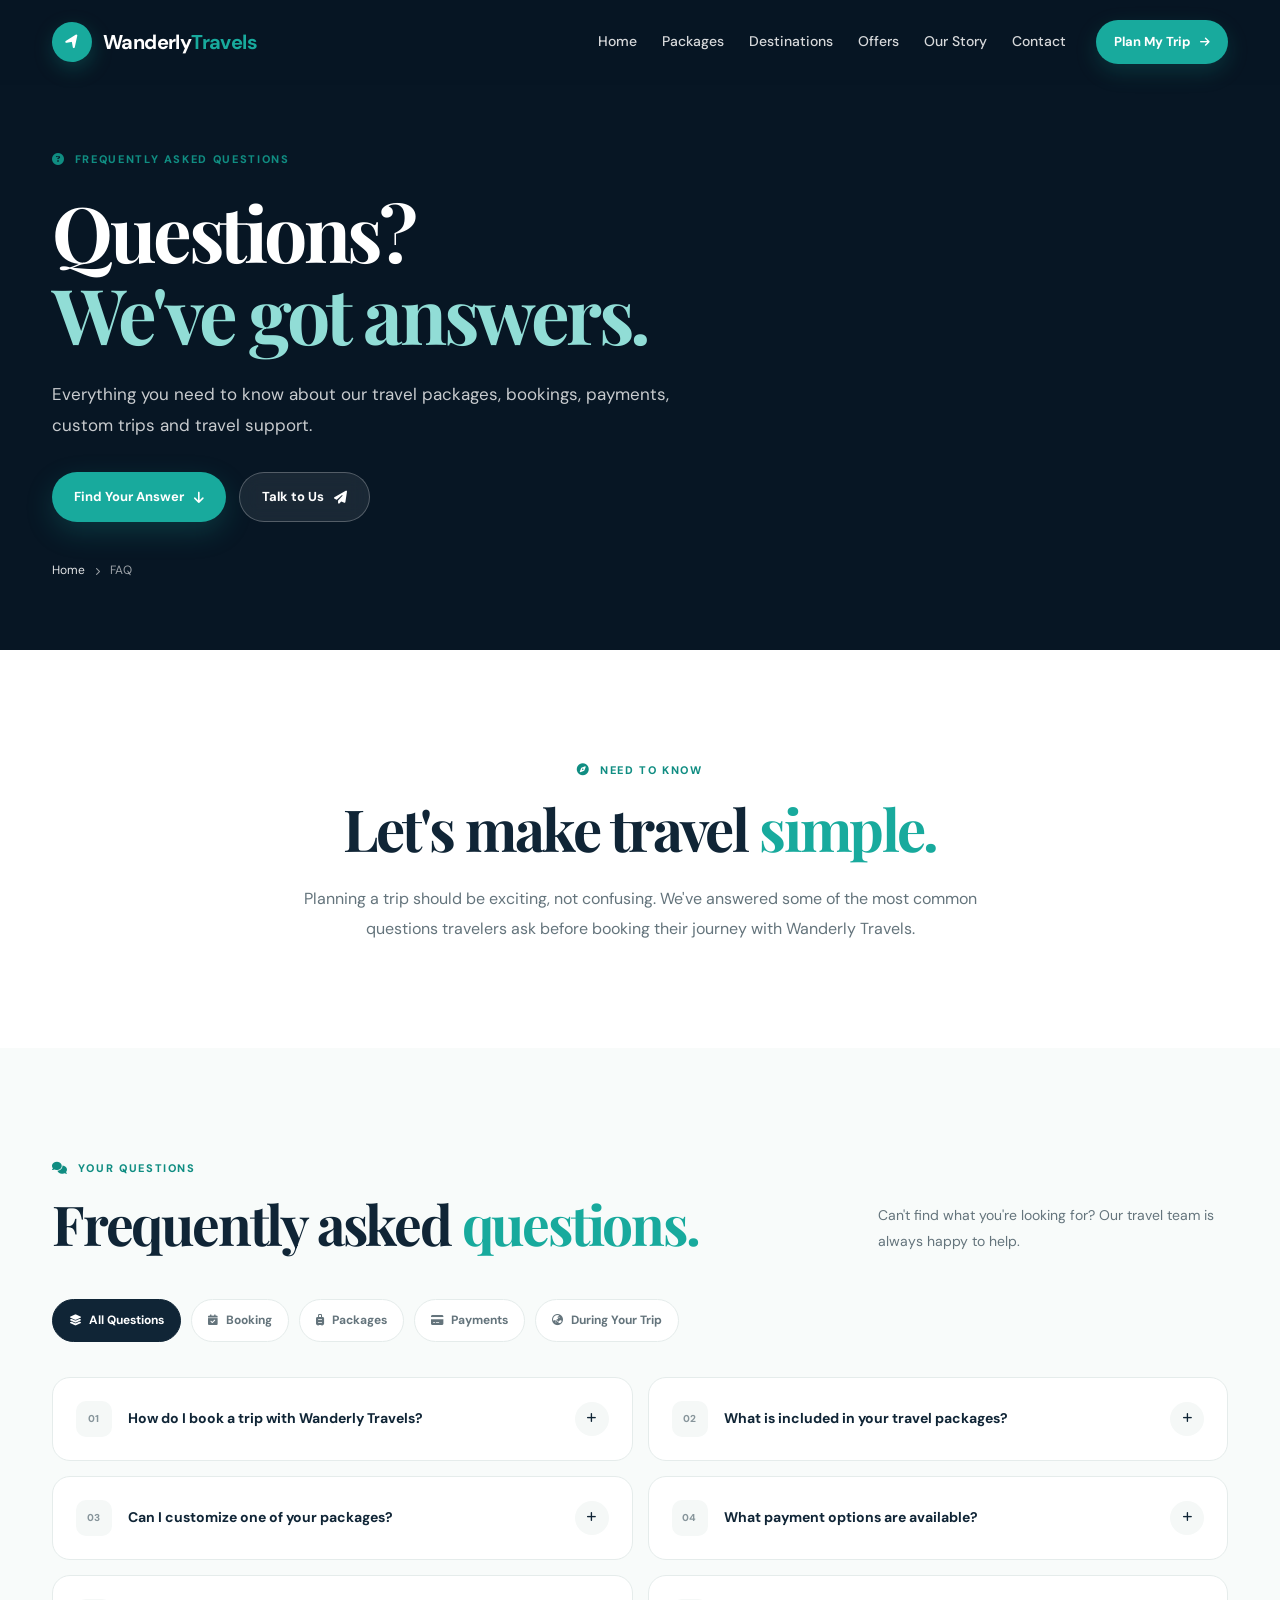
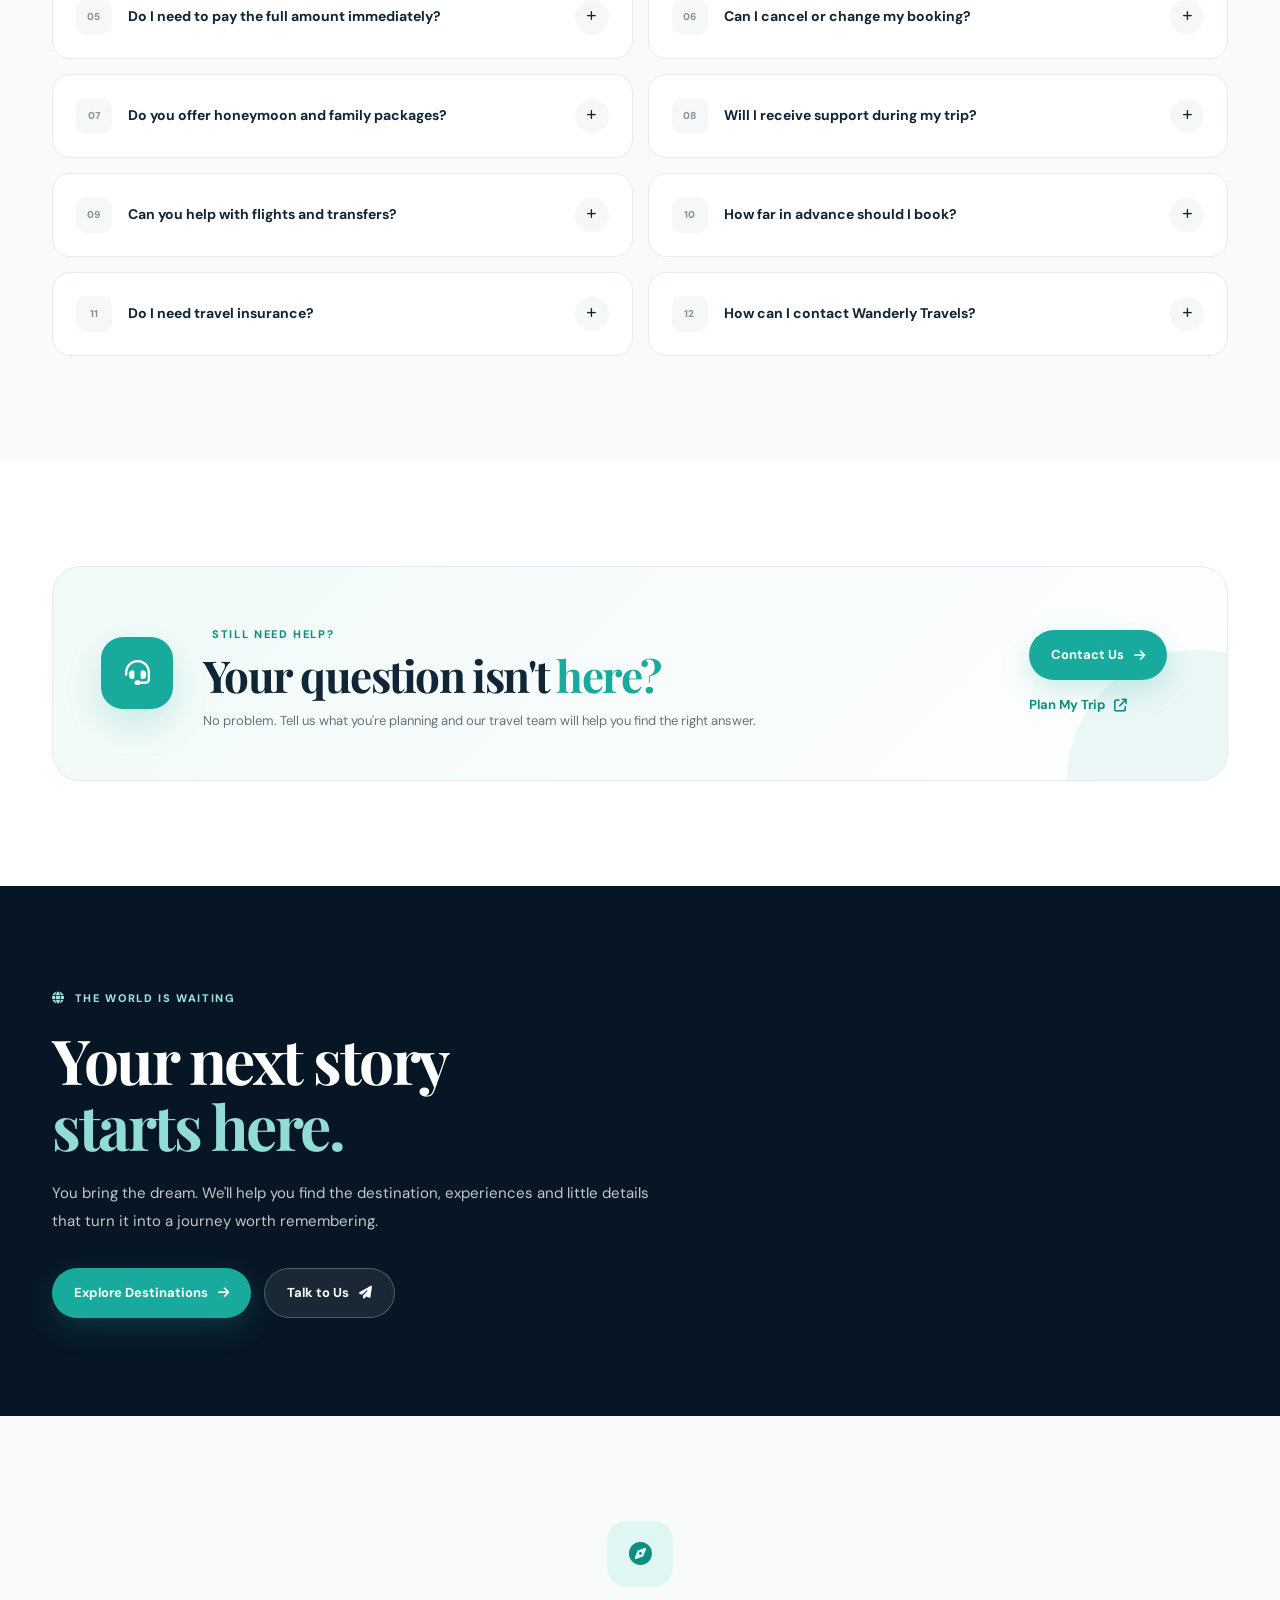
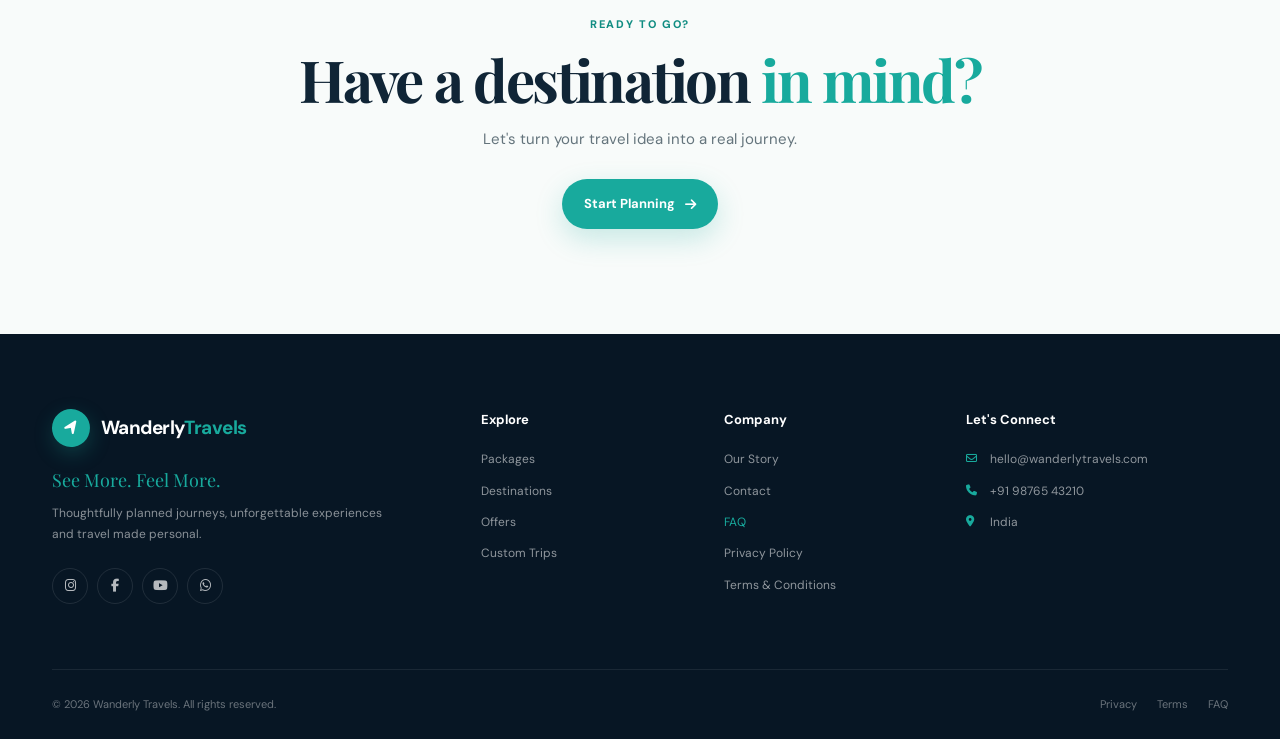
<file: faq.html>
<!DOCTYPE html>
<html lang="en">

<head>
    <meta charset="UTF-8">

    <meta name="viewport" content="width=device-width, initial-scale=1.0">

    <meta name="description"
        content="Find answers to common questions about Wanderly Travels packages, bookings, payments, cancellations, custom trips and travel support.">

    <meta name="keywords"
        content="Wanderly Travels FAQ, travel questions, travel packages FAQ, booking FAQ, trip planning, travel support">

    <meta name="author" content="Wanderly Travels">

    <title>FAQ | Wanderly Travels</title>

    <!-- =====================================================
         GOOGLE FONTS
    ====================================================== -->
    <link rel="preconnect" href="https://fonts.googleapis.com">
    <link rel="preconnect" href="https://fonts.gstatic.com" crossorigin>

    <link
        href="https://fonts.googleapis.com/css2?family=DM+Sans:wght@400;500;600;700&family=Playfair+Display:wght@500;600;700&display=swap"
        rel="stylesheet">

    <!-- =====================================================
         FONT AWESOME
    ====================================================== -->
    <link rel="stylesheet" href="https://cdnjs.cloudflare.com/ajax/libs/font-awesome/6.7.2/css/all.min.css">

    <!-- =====================================================
         FAQ CSS
    ====================================================== -->
    <link rel="stylesheet" href="css/faq.css">


</head>

<body>

    <!-- =====================================================
         SKIP LINK
    ====================================================== -->
    <a href="#main-content" class="skip-link">
        Skip to content
    </a>


    <!-- =====================================================
         PRELOADER
    ====================================================== -->
    <div class="preloader" id="preloader">
        <div class="preloader-inner">

            <div class="preloader-logo">
                <span class="preloader-icon">
                    <i class="fa-solid fa-location-arrow"></i>
                </span>

                <span>
                    Wanderly<span>Travels</span>
                </span>
            </div>

            <div class="preloader-line">
                <span></span>
            </div>

            <p>Preparing your journey...</p>

        </div>
    </div>


    <!-- =====================================================
         HEADER
    ====================================================== -->
    <header class="header" id="header">

        <nav class="nav container">

            <!-- LOGO -->
            <a href="index.html" class="logo" aria-label="Wanderly Travels Home">

                <span class="logo-icon">
                    <i class="fa-solid fa-location-arrow"></i>
                </span>

                <span class="logo-text">
                    Wanderly<span>Travels</span>
                </span>

            </a>


            <!-- DESKTOP NAVIGATION -->
            <div class="nav-menu" id="navMenu">

                <div class="mobile-nav-header">

                    <a href="index.html" class="mobile-logo" aria-label="Wanderly Travels Home">

                        <span class="logo-icon">
                            <i class="fa-solid fa-location-arrow"></i>
                        </span>

                        <span class="logo-text">
                            Wanderly<span>Travels</span>
                        </span>

                    </a>

                    <button class="nav-close" id="navClose" aria-label="Close navigation menu">

                        <i class="fa-solid fa-xmark"></i>

                    </button>

                </div>


                <div class="nav-links">

                    <a href="index.html" class="nav-link">
                        Home
                    </a>

                    <a href="packages.html" class="nav-link">
                        Packages
                    </a>

                    <a href="destinations.html" class="nav-link">
                        Destinations
                    </a>

                    <a href="offers.html" class="nav-link">
                        Offers
                    </a>

                    <a href="our-story.html" class="nav-link">
                        Our Story
                    </a>

                    <a href="contact.html" class="nav-link">
                        Contact
                    </a>

                </div>


                <a href="custom-trip.html" class="nav-cta">

                    Plan My Trip

                    <i class="fa-solid fa-arrow-right"></i>

                </a>

            </div>


            <!-- MOBILE MENU BUTTON -->
            <button class="menu-toggle" id="menuToggle" aria-label="Open navigation menu" aria-controls="navMenu"
                aria-expanded="false">

                <i class="fa-solid fa-bars"></i>

            </button>

        </nav>

    </header>


    <!-- =====================================================
         MOBILE OVERLAY
    ====================================================== -->
    <div class="nav-overlay" id="navOverlay"></div>


    <!-- =====================================================
         MAIN
    ====================================================== -->
    <main id="main-content">


        <!-- =================================================
             HERO
        ================================================== -->
        <section class="faq-hero">

            <div class="faq-hero-bg"></div>

            <div class="container">

                <div class="faq-hero-content reveal">

                    <span class="section-eyebrow hero-eyebrow">
                        <i class="fa-solid fa-circle-question"></i>
                        FREQUENTLY ASKED QUESTIONS
                    </span>

                    <h1>
                        Questions?
                        <span>We've got answers.</span>
                    </h1>

                    <p>
                        Everything you need to know about our travel packages,
                        bookings, payments, custom trips and travel support.
                    </p>

                    <div class="hero-actions">

                        <a href="#faq-list" class="primary-btn">

                            Find Your Answer

                            <i class="fa-solid fa-arrow-down"></i>

                        </a>

                        <a href="contact.html" class="secondary-btn">

                            Talk to Us

                            <i class="fa-solid fa-paper-plane"></i>

                        </a>

                    </div>

                    <div class="breadcrumb">

                        <a href="index.html">Home</a>

                        <i class="fa-solid fa-chevron-right"></i>

                        <span>FAQ</span>

                    </div>

                </div>

            </div>

        </section>


        <!-- =================================================
             INTRO
        ================================================== -->
        <section class="faq-intro section-padding">

            <div class="container">

                <div class="intro-content reveal">

                    <span class="section-eyebrow">
                        <i class="fa-solid fa-compass"></i>
                        NEED TO KNOW
                    </span>

                    <h2>
                        Let's make travel
                        <span>simple.</span>
                    </h2>

                    <p>
                        Planning a trip should be exciting, not confusing.
                        We've answered some of the most common questions
                        travelers ask before booking their journey with
                        Wanderly Travels.
                    </p>

                </div>

            </div>

        </section>


        <!-- =================================================
             FAQ SECTION
        ================================================== -->
        <section class="faq-section section-padding" id="faq-list">

            <div class="container">

                <div class="section-heading reveal">

                    <div>

                        <span class="section-eyebrow">
                            <i class="fa-solid fa-comments"></i>
                            YOUR QUESTIONS
                        </span>

                        <h2>
                            Frequently asked
                            <span>questions.</span>
                        </h2>

                    </div>

                    <p>
                        Can't find what you're looking for?
                        Our travel team is always happy to help.
                    </p>

                </div>


                <!-- =========================================
                     FAQ FILTERS
                ========================================== -->
                <div class="faq-filters reveal">

                    <button class="faq-filter active" data-category="all" type="button">

                        <i class="fa-solid fa-layer-group"></i>
                        All Questions

                    </button>

                    <button class="faq-filter" data-category="booking" type="button">

                        <i class="fa-solid fa-calendar-check"></i>
                        Booking

                    </button>

                    <button class="faq-filter" data-category="packages" type="button">

                        <i class="fa-solid fa-suitcase-rolling"></i>
                        Packages

                    </button>

                    <button class="faq-filter" data-category="payment" type="button">

                        <i class="fa-solid fa-credit-card"></i>
                        Payments

                    </button>

                    <button class="faq-filter" data-category="trip" type="button">

                        <i class="fa-solid fa-earth-asia"></i>
                        During Your Trip

                    </button>

                </div>


                <!-- =========================================
                     FAQ LIST
                ========================================== -->
                <div class="faq-list">


                    <!-- FAQ 01 -->
                    <article class="faq-item reveal" data-category="booking">

                        <button class="faq-question" type="button" aria-expanded="false">

                            <span class="faq-question-content">

                                <span class="faq-number">
                                    01
                                </span>

                                <span>
                                    How do I book a trip with
                                    Wanderly Travels?
                                </span>

                            </span>

                            <span class="faq-icon">
                                <i class="fa-solid fa-plus"></i>
                            </span>

                        </button>

                        <div class="faq-answer">

                            <div class="faq-answer-inner">

                                <p>
                                    You can start by exploring our packages
                                    or destinations and then send us an
                                    enquiry. You can also use our
                                    <strong>Plan My Trip</strong> option if
                                    you already have a destination or travel
                                    idea in mind.
                                </p>

                                <p>
                                    Our team will discuss your requirements,
                                    confirm the details and guide you through
                                    the booking process.
                                </p>

                            </div>

                        </div>

                    </article>


                    <!-- FAQ 02 -->
                    <article class="faq-item reveal" data-category="packages">

                        <button class="faq-question" type="button" aria-expanded="false">

                            <span class="faq-question-content">

                                <span class="faq-number">
                                    02
                                </span>

                                <span>
                                    What is included in your travel
                                    packages?
                                </span>

                            </span>

                            <span class="faq-icon">
                                <i class="fa-solid fa-plus"></i>
                            </span>

                        </button>

                        <div class="faq-answer">

                            <div class="faq-answer-inner">

                                <p>
                                    Package inclusions vary depending on the
                                    destination and itinerary.
                                </p>

                                <ul>
                                    <li>
                                        <i class="fa-solid fa-check"></i>
                                        Accommodation
                                    </li>

                                    <li>
                                        <i class="fa-solid fa-check"></i>
                                        Transfers
                                    </li>

                                    <li>
                                        <i class="fa-solid fa-check"></i>
                                        Sightseeing
                                    </li>

                                    <li>
                                        <i class="fa-solid fa-check"></i>
                                        Selected meals
                                    </li>

                                    <li>
                                        <i class="fa-solid fa-check"></i>
                                        Trip assistance
                                    </li>
                                </ul>

                                <p>
                                    The exact inclusions will always be shared
                                    with you before you confirm your booking.
                                </p>

                            </div>

                        </div>

                    </article>


                    <!-- FAQ 03 -->
                    <article class="faq-item reveal" data-category="booking">

                        <button class="faq-question" type="button" aria-expanded="false">

                            <span class="faq-question-content">

                                <span class="faq-number">
                                    03
                                </span>

                                <span>
                                    Can I customize one of your
                                    packages?
                                </span>

                            </span>

                            <span class="faq-icon">
                                <i class="fa-solid fa-plus"></i>
                            </span>

                        </button>

                        <div class="faq-answer">

                            <div class="faq-answer-inner">

                                <p>
                                    Absolutely. Our packages can often be
                                    adjusted according to your preferences.
                                </p>

                                <p>
                                    You can request changes to the number of
                                    days, accommodation, activities,
                                    sightseeing, transportation or other
                                    itinerary details.
                                </p>

                                <p>
                                    For a completely personalized journey,
                                    use our
                                    <a href="custom-trip.html">
                                        Plan My Trip
                                    </a>
                                    service.
                                </p>

                            </div>

                        </div>

                    </article>


                    <!-- FAQ 04 -->
                    <article class="faq-item reveal" data-category="payment">

                        <button class="faq-question" type="button" aria-expanded="false">

                            <span class="faq-question-content">

                                <span class="faq-number">
                                    04
                                </span>

                                <span>
                                    What payment options are available?
                                </span>

                            </span>

                            <span class="faq-icon">
                                <i class="fa-solid fa-plus"></i>
                            </span>

                        </button>

                        <div class="faq-answer">

                            <div class="faq-answer-inner">

                                <p>
                                    Payment options depend on the booking
                                    and the service provider involved.
                                    Our team will provide the available
                                    payment methods when your trip is being
                                    confirmed.
                                </p>

                                <p>
                                    We will also clearly communicate the
                                    payment schedule and any applicable
                                    deadlines before you proceed.
                                </p>

                            </div>

                        </div>

                    </article>


                    <!-- FAQ 05 -->
                    <article class="faq-item reveal" data-category="payment">

                        <button class="faq-question" type="button" aria-expanded="false">

                            <span class="faq-question-content">

                                <span class="faq-number">
                                    05
                                </span>

                                <span>
                                    Do I need to pay the full amount
                                    immediately?
                                </span>

                            </span>

                            <span class="faq-icon">
                                <i class="fa-solid fa-plus"></i>
                            </span>

                        </button>

                        <div class="faq-answer">

                            <div class="faq-answer-inner">

                                <p>
                                    Not necessarily. Depending on the trip,
                                    destination and booking terms, an initial
                                    amount may be required to confirm your
                                    reservation.
                                </p>

                                <p>
                                    Your final payment schedule will be
                                    communicated clearly by our team before
                                    the booking is confirmed.
                                </p>

                            </div>

                        </div>

                    </article>


                    <!-- FAQ 06 -->
                    <article class="faq-item reveal" data-category="booking">

                        <button class="faq-question" type="button" aria-expanded="false">

                            <span class="faq-question-content">

                                <span class="faq-number">
                                    06
                                </span>

                                <span>
                                    Can I cancel or change my booking?
                                </span>

                            </span>

                            <span class="faq-icon">
                                <i class="fa-solid fa-plus"></i>
                            </span>

                        </button>

                        <div class="faq-answer">

                            <div class="faq-answer-inner">

                                <p>
                                    Cancellation and modification policies
                                    depend on your package, hotel,
                                    transportation and other travel services
                                    included in the booking.
                                </p>

                                <p>
                                    Contact our team as soon as possible if
                                    you need to make a change. We will check
                                    the applicable terms and explain the
                                    available options.
                                </p>

                            </div>

                        </div>

                    </article>


                    <!-- FAQ 07 -->
                    <article class="faq-item reveal" data-category="packages">

                        <button class="faq-question" type="button" aria-expanded="false">

                            <span class="faq-question-content">

                                <span class="faq-number">
                                    07
                                </span>

                                <span>
                                    Do you offer honeymoon and family
                                    packages?
                                </span>

                            </span>

                            <span class="faq-icon">
                                <i class="fa-solid fa-plus"></i>
                            </span>

                        </button>

                        <div class="faq-answer">

                            <div class="faq-answer-inner">

                                <p>
                                    Yes. We can help plan different types of
                                    holidays, including honeymoon escapes,
                                    family vacations, couple trips, group
                                    journeys and personalized holidays.
                                </p>

                                <p>
                                    Tell us what kind of experience you want
                                    and we'll help shape the itinerary around
                                    it.
                                </p>

                            </div>

                        </div>

                    </article>


                    <!-- FAQ 08 -->
                    <article class="faq-item reveal" data-category="trip">

                        <button class="faq-question" type="button" aria-expanded="false">

                            <span class="faq-question-content">

                                <span class="faq-number">
                                    08
                                </span>

                                <span>
                                    Will I receive support during my trip?
                                </span>

                            </span>

                            <span class="faq-icon">
                                <i class="fa-solid fa-plus"></i>
                            </span>

                        </button>

                        <div class="faq-answer">

                            <div class="faq-answer-inner">

                                <p>
                                    Yes. We aim to make your journey as
                                    comfortable as possible and provide
                                    appropriate trip assistance based on
                                    your booking.
                                </p>

                                <p>
                                    If you experience an issue during your
                                    journey, contact the relevant Wanderly
                                    Travels support contact provided with
                                    your booking.
                                </p>

                            </div>

                        </div>

                    </article>


                    <!-- FAQ 09 -->
                    <article class="faq-item reveal" data-category="trip">

                        <button class="faq-question" type="button" aria-expanded="false">

                            <span class="faq-question-content">

                                <span class="faq-number">
                                    09
                                </span>

                                <span>
                                    Can you help with flights and
                                    transfers?
                                </span>

                            </span>

                            <span class="faq-icon">
                                <i class="fa-solid fa-plus"></i>
                            </span>

                        </button>

                        <div class="faq-answer">

                            <div class="faq-answer-inner">

                                <p>
                                    Depending on your selected itinerary,
                                    we can help coordinate travel components
                                    such as flights, airport transfers,
                                    local transportation and other services.
                                </p>

                                <p>
                                    The exact services available will be
                                    discussed during your trip planning
                                    process.
                                </p>

                            </div>

                        </div>

                    </article>


                    <!-- FAQ 10 -->
                    <article class="faq-item reveal" data-category="booking">

                        <button class="faq-question" type="button" aria-expanded="false">

                            <span class="faq-question-content">

                                <span class="faq-number">
                                    10
                                </span>

                                <span>
                                    How far in advance should I book?
                                </span>

                            </span>

                            <span class="faq-icon">
                                <i class="fa-solid fa-plus"></i>
                            </span>

                        </button>

                        <div class="faq-answer">

                            <div class="faq-answer-inner">

                                <p>
                                    We recommend planning as early as
                                    possible, especially for international
                                    trips, peak-season travel, honeymoons
                                    and popular destinations.
                                </p>

                                <p>
                                    Early planning generally gives you more
                                    choices for hotels, flights and activities.
                                </p>

                            </div>

                        </div>

                    </article>


                    <!-- FAQ 11 -->
                    <article class="faq-item reveal" data-category="trip">

                        <button class="faq-question" type="button" aria-expanded="false">

                            <span class="faq-question-content">

                                <span class="faq-number">
                                    11
                                </span>

                                <span>
                                    Do I need travel insurance?
                                </span>

                            </span>

                            <span class="faq-icon">
                                <i class="fa-solid fa-plus"></i>
                            </span>

                        </button>

                        <div class="faq-answer">

                            <div class="faq-answer-inner">

                                <p>
                                    Travel insurance can provide useful
                                    protection against unexpected situations
                                    such as certain medical emergencies,
                                    cancellations, delays or lost baggage,
                                    depending on the policy.
                                </p>

                                <p>
                                    We recommend reviewing your specific
                                    travel requirements and choosing suitable
                                    coverage before departure.
                                </p>

                            </div>

                        </div>

                    </article>


                    <!-- FAQ 12 -->
                    <article class="faq-item reveal" data-category="booking">

                        <button class="faq-question" type="button" aria-expanded="false">

                            <span class="faq-question-content">

                                <span class="faq-number">
                                    12
                                </span>

                                <span>
                                    How can I contact Wanderly Travels?
                                </span>

                            </span>

                            <span class="faq-icon">
                                <i class="fa-solid fa-plus"></i>
                            </span>

                        </button>

                        <div class="faq-answer">

                            <div class="faq-answer-inner">

                                <p>
                                    You can reach us through our
                                    <a href="contact.html">
                                        Contact page
                                    </a>
                                    or send an enquiry through our
                                    <a href="custom-trip.html">
                                        Plan My Trip
                                    </a>
                                    page.
                                </p>

                                <p>
                                    Share your destination, preferred dates,
                                    number of travelers and what you have in
                                    mind. We'll take it from there.
                                </p>

                            </div>

                        </div>

                    </article>

                </div>

            </div>

        </section>


        <!-- =================================================
             STILL HAVE QUESTIONS
        ================================================== -->
        <section class="help-section section-padding">

            <div class="container">

                <div class="help-card reveal">

                    <div class="help-icon">

                        <i class="fa-solid fa-headset"></i>

                    </div>

                    <div class="help-content">

                        <span class="section-eyebrow">
                            <i class="fa-solid fa-hand-wave"></i>
                            STILL NEED HELP?
                        </span>

                        <h2>
                            Your question isn't
                            <span>here?</span>
                        </h2>

                        <p>
                            No problem. Tell us what you're planning and
                            our travel team will help you find the right
                            answer.
                        </p>

                    </div>

                    <div class="help-actions">

                        <a href="contact.html" class="primary-btn">

                            Contact Us

                            <i class="fa-solid fa-arrow-right"></i>

                        </a>

                        <a href="custom-trip.html" class="text-btn">

                            Plan My Trip

                            <i class="fa-solid fa-arrow-up-right-from-square"></i>

                        </a>

                    </div>

                </div>

            </div>

        </section>


        <!-- =================================================
             IMAGE BREAK
        ================================================== -->
        <section class="image-break">

            <div class="image-break-bg"></div>

            <div class="container">

                <div class="image-break-content reveal">

                    <span class="section-eyebrow">
                        <i class="fa-solid fa-globe"></i>
                        THE WORLD IS WAITING
                    </span>

                    <h2>
                        Your next story
                        <span>starts here.</span>
                    </h2>

                    <p>
                        You bring the dream. We'll help you find the
                        destination, experiences and little details that
                        turn it into a journey worth remembering.
                    </p>

                    <div class="image-break-actions">

                        <a href="destinations.html" class="primary-btn">

                            Explore Destinations

                            <i class="fa-solid fa-arrow-right"></i>

                        </a>

                        <a href="contact.html" class="secondary-btn">

                            Talk to Us

                            <i class="fa-solid fa-paper-plane"></i>

                        </a>

                    </div>

                </div>

            </div>

        </section>


        <!-- =================================================
             FINAL CTA
        ================================================== -->
        <section class="final-cta section-padding">

            <div class="container">

                <div class="final-cta-content reveal">

                    <div class="final-cta-icon">
                        <i class="fa-solid fa-compass"></i>
                    </div>

                    <span class="section-eyebrow">
                        READY TO GO?
                    </span>

                    <h2>
                        Have a destination
                        <span>in mind?</span>
                    </h2>

                    <p>
                        Let's turn your travel idea into a real journey.
                    </p>

                    <a href="custom-trip.html" class="primary-btn">

                        Start Planning

                        <i class="fa-solid fa-arrow-right"></i>

                    </a>

                </div>

            </div>

        </section>

    </main>


    <!-- =====================================================
         FOOTER
    ====================================================== -->
    <footer class="footer">

        <div class="container">

            <div class="footer-main">

                <!-- BRAND -->
                <div class="footer-brand">

                    <a href="index.html" class="footer-logo">

                        <span class="logo-icon">
                            <i class="fa-solid fa-location-arrow"></i>
                        </span>

                        <span class="logo-text">
                            Wanderly<span>Travels</span>
                        </span>

                    </a>

                    <p>
                        See More. Feel More.
                    </p>

                    <span class="footer-description">
                        Thoughtfully planned journeys,
                        unforgettable experiences and
                        travel made personal.
                    </span>


                    <div class="social-links">
                        <a href="#" aria-label="Instagram">
                            <i class="fa-brands fa-instagram"></i>
                        </a>
                        <a href="#" aria-label="Facebook">
                            <i class="fa-brands fa-facebook-f"></i>
                        </a>
                        <a href="#" aria-label="YouTube">
                            <i class="fa-brands fa-youtube"></i>
                        </a>
                        <a href="#" aria-label="WhatsApp">
                            <i class="fa-brands fa-whatsapp"></i>
                        </a>

                    </div>

                </div>


                <!-- EXPLORE -->
                <div class="footer-column">

                    <h3>
                        Explore
                    </h3>

                    <a href="packages.html">
                        Packages
                    </a>

                    <a href="destinations.html">
                        Destinations
                    </a>

                    <a href="offers.html">
                        Offers
                    </a>

                    <a href="custom-trip.html">
                        Custom Trips
                    </a>

                </div>


                <!-- COMPANY -->
                <div class="footer-column">

                    <h3>
                        Company
                    </h3>

                    <a href="our-story.html">
                        Our Story
                    </a>

                    <a href="contact.html">
                        Contact
                    </a>

                    <a href="faq.html" class="active">
                        FAQ
                    </a>

                    <a href="privacy.html">
                        Privacy Policy
                    </a>

                    <a href="terms.html">
                        Terms & Conditions
                    </a>

                </div>


                <!-- CONTACT -->
                <div class="footer-column footer-contact">

                    <h3>
                        Let's Connect
                    </h3>

                    <a href="mailto:hello@wanderlytravels.com">

                        <i class="fa-regular fa-envelope"></i>

                        hello@wanderlytravels.com

                    </a>

                    <a href="tel:+919876543210">

                        <i class="fa-solid fa-phone"></i>

                        +91 98765 43210

                    </a>

                    <span>

                        <i class="fa-solid fa-location-dot"></i>

                        India

                    </span>

                </div>

            </div>


            <!-- FOOTER BOTTOM -->
            <div class="footer-bottom">

                <p>
                    © <span id="currentYear"></span>
                    Wanderly Travels.
                    All rights reserved.
                </p>

                <div class="footer-bottom-links">

                    <a href="privacy.html">
                        Privacy
                    </a>

                    <a href="terms.html">
                        Terms
                    </a>

                    <a href="faq.html">
                        FAQ
                    </a>

                </div>

            </div>

        </div>

    </footer>


    <!-- =====================================================
         BACK TO TOP
    ====================================================== -->
    <button class="back-to-top" id="backToTop" aria-label="Back to top">

        <i class="fa-solid fa-arrow-up"></i>

    </button>


    <!-- =====================================================
         JAVASCRIPT
    ====================================================== -->
    <script src="js/faq.js"></script>

</body>

</html>
</file>
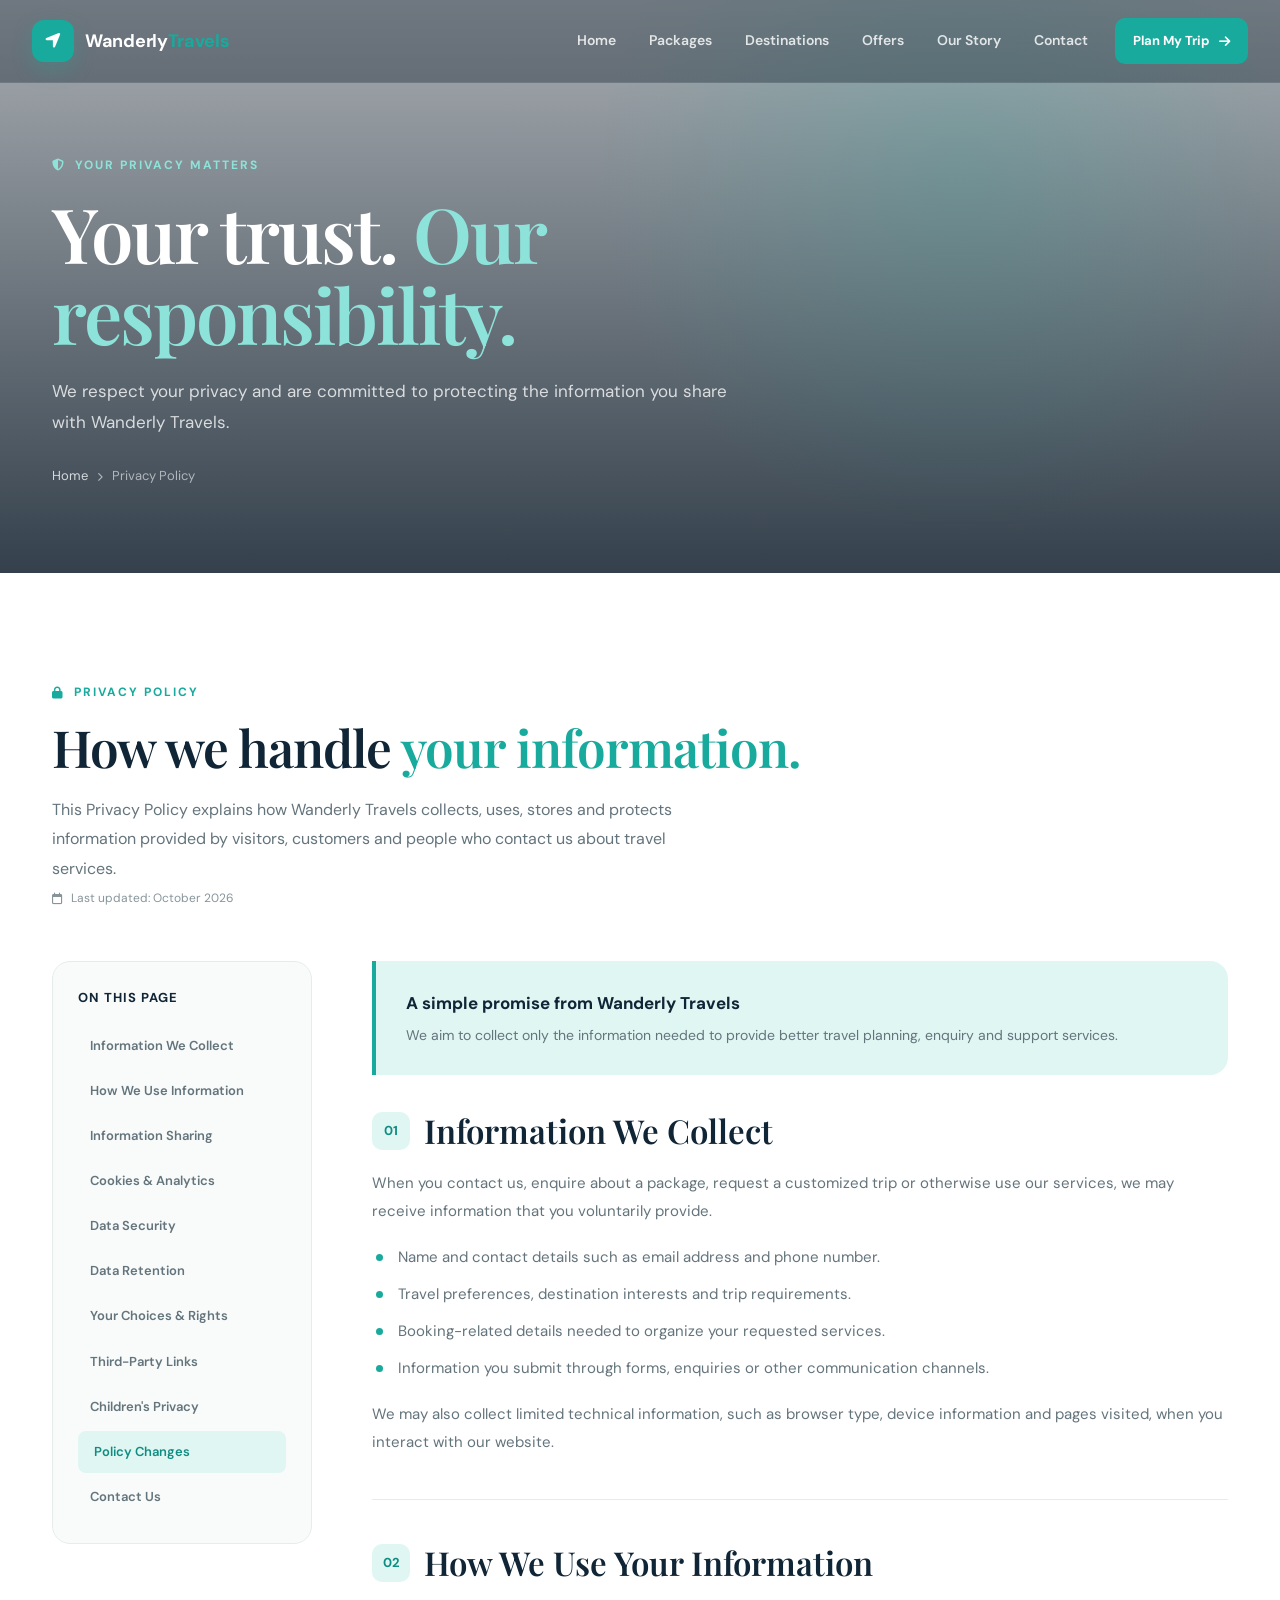
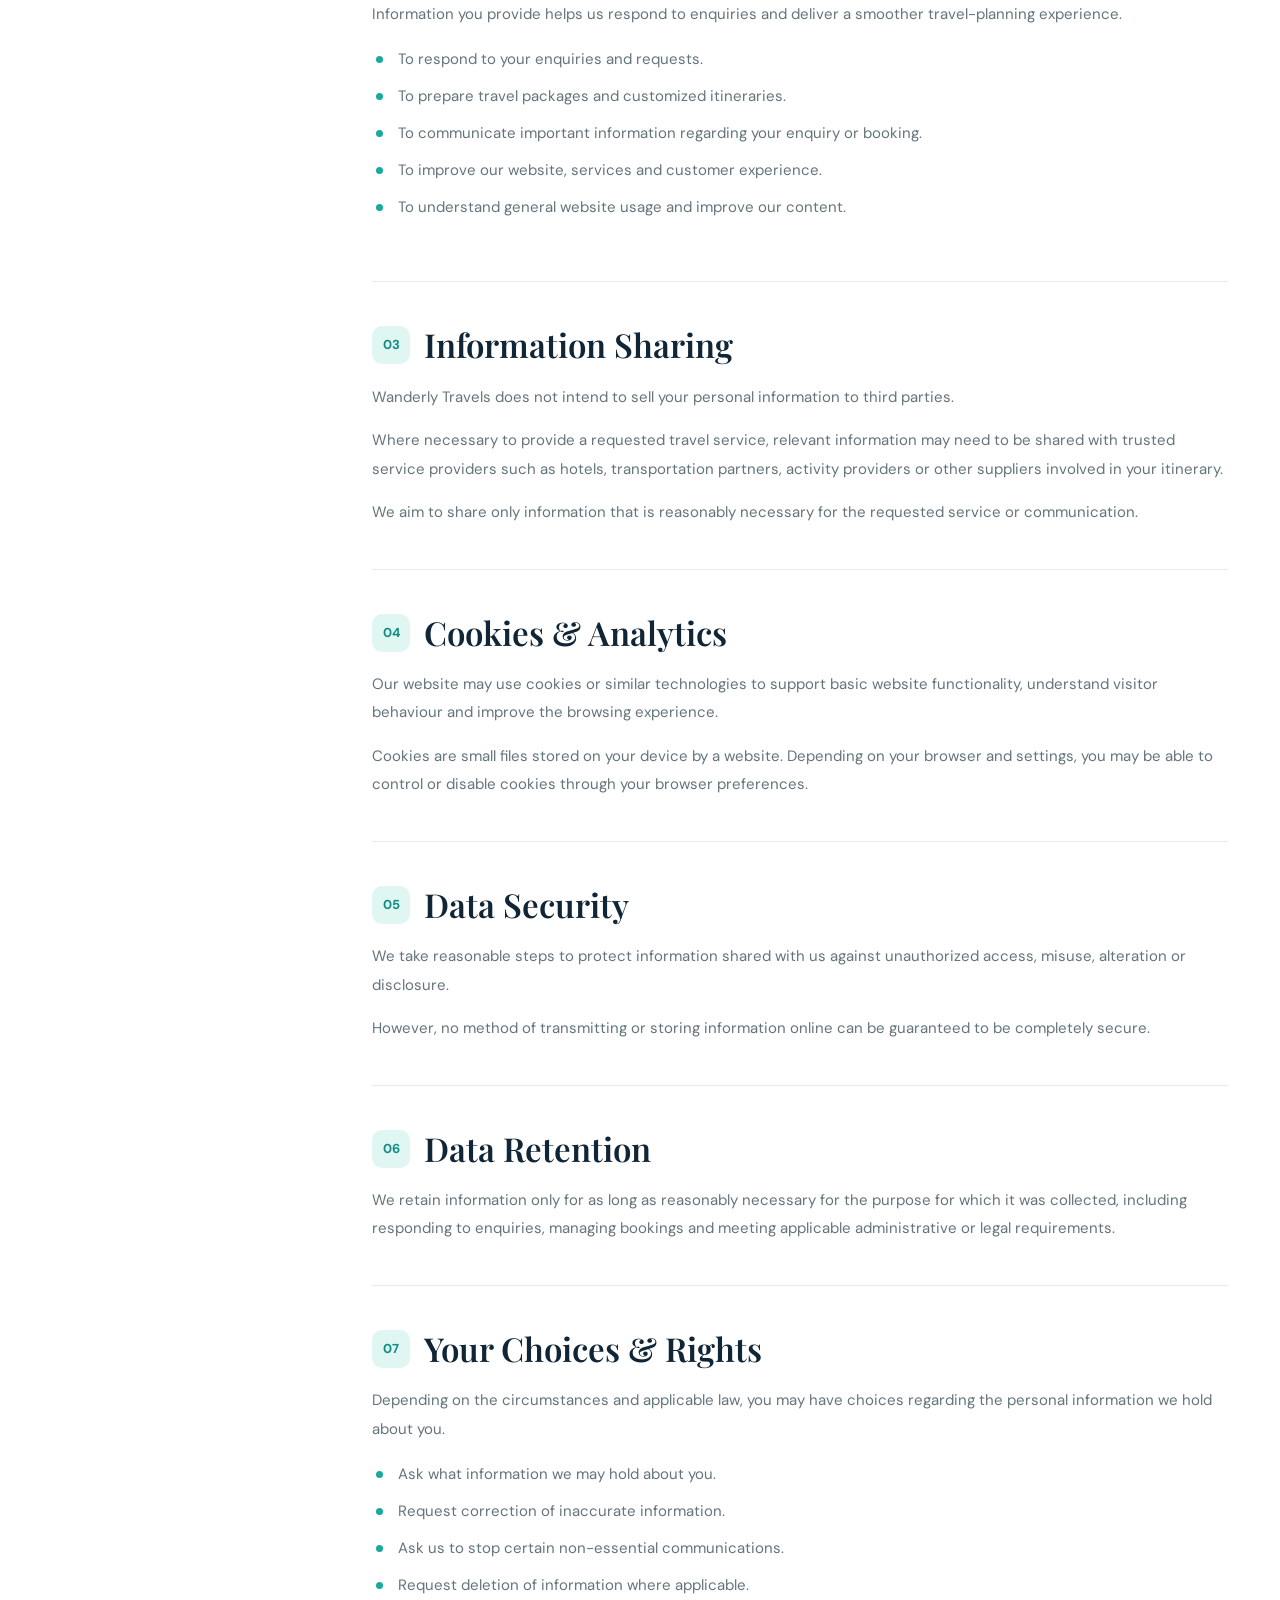
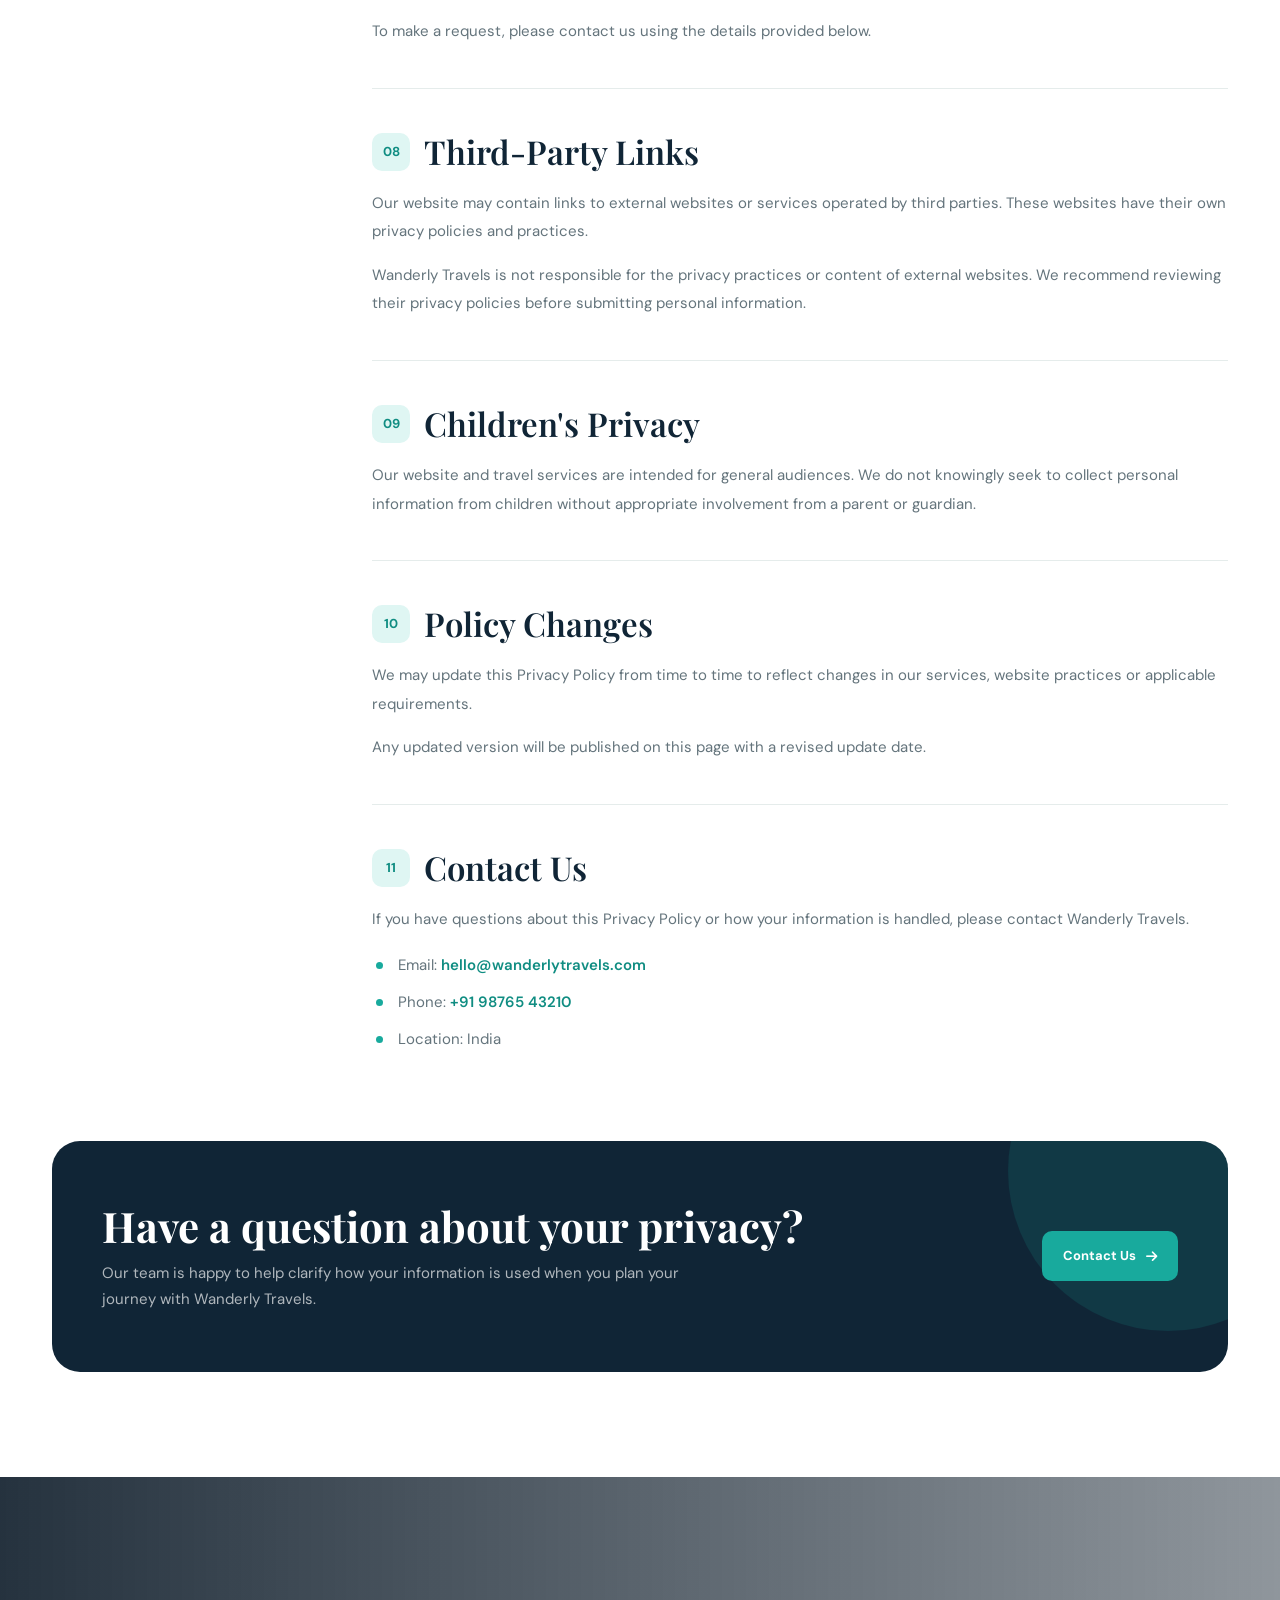
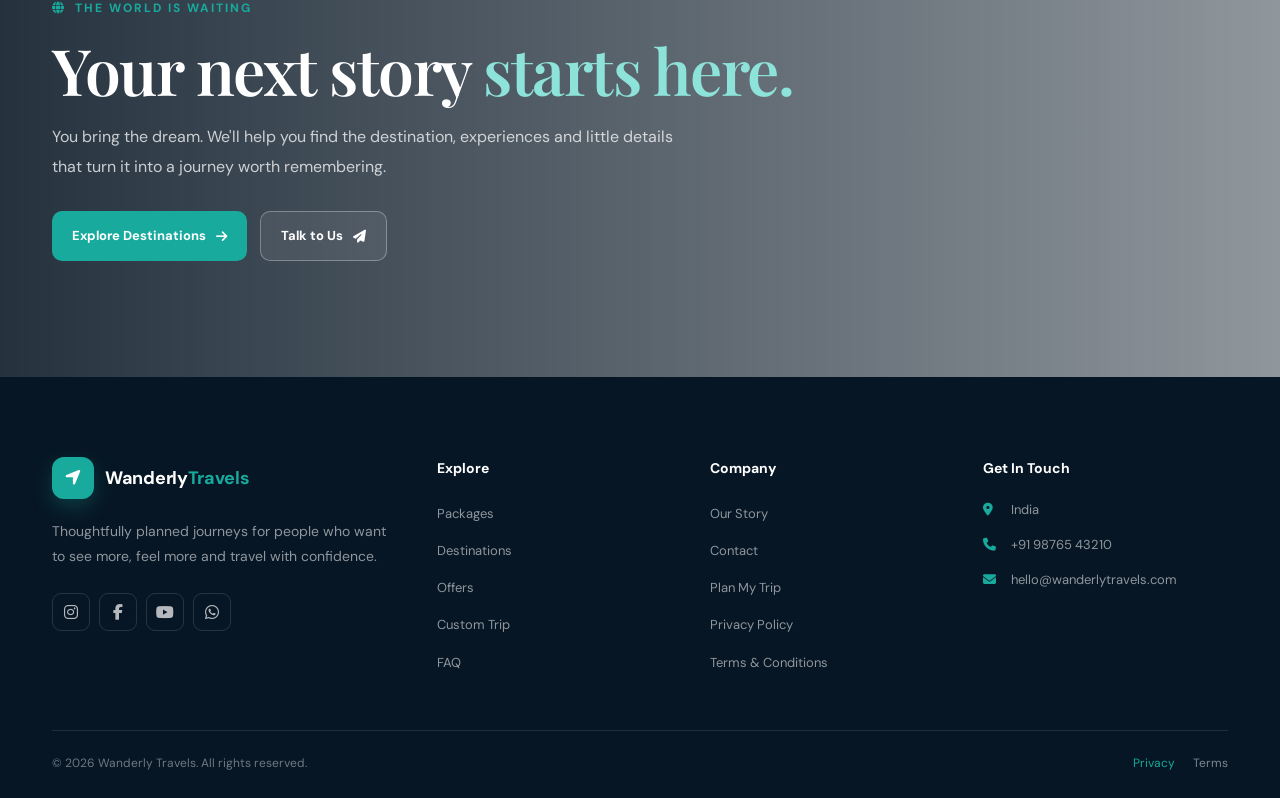
<file: privacy.html>
<!DOCTYPE html>
<html lang="en">

<head>
  <meta charset="UTF-8">

  <meta name="viewport" content="width=device-width, initial-scale=1.0">

  <title>Privacy Policy | Wanderly Travels</title>

  <meta name="description"
    content="Read the Privacy Policy of Wanderly Travels and understand how we collect, use, protect and manage your information.">

  <meta name="keywords"
    content="Wanderly Travels privacy policy, travel agency privacy, travel booking privacy, data protection">

  <meta name="author" content="Wanderly Travels">

  <!-- Google Fonts -->
  <link rel="preconnect" href="https://fonts.googleapis.com">
  <link rel="preconnect" href="https://fonts.gstatic.com" crossorigin>

  <link
    href="https://fonts.googleapis.com/css2?family=DM+Sans:wght@400;500;600;700&family=Playfair+Display:wght@500;600;700&display=swap"
    rel="stylesheet">

  <!-- Font Awesome -->
  <link rel="stylesheet" href="https://cdnjs.cloudflare.com/ajax/libs/font-awesome/6.7.2/css/all.min.css">


  <style>
    /* =========================================================
           WANDERLY TRAVELS
           PRIVACY POLICY PAGE
           COMBINED CSS
        ========================================================= */

    :root {
      --primary: #18aa9d;
      --primary-dark: #108d82;
      --primary-light: #dff6f3;

      --navy: #102536;
      --navy-dark: #071624;
      --navy-soft: #193547;

      --white: #ffffff;
      --off-white: #f8fbfa;
      --cream: #f5f8f7;

      --text: #24343d;
      --text-light: #64747c;
      --muted: #87959b;

      --border: #e5eceb;

      --gold: #dcae58;
      --gold-light: #f8edda;

      --shadow-sm: 0 8px 25px rgba(7, 22, 36, 0.06);
      --shadow-md: 0 18px 45px rgba(7, 22, 36, 0.10);
      --shadow-lg: 0 30px 70px rgba(7, 22, 36, 0.16);

      --radius-sm: 10px;
      --radius-md: 18px;
      --radius-lg: 28px;

      --transition: 0.35s ease;

      --font-body: "DM Sans", sans-serif;
      --font-display: "Playfair Display", Georgia, serif;
    }

    /* =========================================================
           RESET
        ========================================================= */

    *,
    *::before,
    *::after {
      margin: 0;
      padding: 0;
      box-sizing: border-box;
    }

    html {
      scroll-behavior: smooth;
    }

    body {
      font-family: var(--font-body);
      background: var(--white);
      color: var(--text);
      line-height: 1.7;
      overflow-x: hidden;
    }

    body.menu-open {
      overflow: hidden;
    }

    img {
      display: block;
      width: 100%;
    }

    a {
      color: inherit;
      text-decoration: none;
    }

    button,
    input,
    textarea,
    select {
      font: inherit;
    }

    button {
      border: 0;
      cursor: pointer;
    }

    ul {
      list-style: none;
    }

    ::selection {
      background: var(--primary);
      color: var(--white);
    }

    /* =========================================================
           CONTAINER
        ========================================================= */

    .container {
      width: 100%;
      max-width: 1240px;
      margin-left: auto;
      margin-right: auto;
      padding-left: 32px;
      padding-right: 32px;
    }

    /* =========================================================
           SKIP LINK
        ========================================================= */

    .skip-link {
      position: fixed;
      top: -100px;
      left: 20px;
      z-index: 99999;
      padding: 12px 18px;
      background: var(--navy);
      color: var(--white);
      border-radius: 8px;
      transition: top 0.3s ease;
    }

    .skip-link:focus {
      top: 20px;
    }

    /* =========================================================
           PRELOADER
        ========================================================= */

    .preloader {
      position: fixed;
      inset: 0;
      z-index: 9999;
      display: flex;
      align-items: center;
      justify-content: center;
      background: var(--navy-dark);
      transition:
        opacity 0.5s ease,
        visibility 0.5s ease;
    }

    .preloader.hide {
      opacity: 0;
      visibility: hidden;
      pointer-events: none;
    }

    .loader {
      text-align: center;
      color: var(--white);
    }

    .loader-icon {
      width: 58px;
      height: 58px;
      margin: 0 auto 18px;
      border: 3px solid rgba(255, 255, 255, 0.15);
      border-top-color: var(--primary);
      border-radius: 50%;
      animation: spin 1s linear infinite;
    }

    .loader p {
      font-size: 13px;
      letter-spacing: 2px;
      text-transform: uppercase;
      color: rgba(255, 255, 255, 0.7);
    }

    @keyframes spin {
      to {
        transform: rotate(360deg);
      }
    }

    /* =========================================================
           HEADER
        ========================================================= */

    .header {
      position: fixed;
      top: 0;
      left: 0;
      width: 100%;
      z-index: 1000;
      background: rgba(7, 22, 36, 0.35);
      border-bottom: 1px solid rgba(255, 255, 255, 0.08);
      transition:
        background 0.35s ease,
        box-shadow 0.35s ease,
        backdrop-filter 0.35s ease;
    }

    .header.scrolled {
      background: rgba(7, 22, 36, 0.96);
      box-shadow: 0 10px 35px rgba(0, 0, 0, 0.12);
      backdrop-filter: blur(12px);
    }

    .nav {
      width: min(100% - 64px, 1320px);
      min-height: 82px;
      margin: 0 auto;

      display: flex;
      align-items: center;
      justify-content: space-between;
      gap: 30px;
    }

    /* =========================================================
           LOGO
        ========================================================= */

    .logo {
      display: inline-flex;
      align-items: center;
      gap: 11px;
      flex-shrink: 0;
    }

    .logo-icon {
      width: 42px;
      height: 42px;
      display: grid;
      place-items: center;

      color: var(--white);
      background: var(--primary);

      border-radius: 12px;

      box-shadow:
        0 8px 20px rgba(24, 170, 157, 0.25);

      transition: transform var(--transition);
    }

    .logo:hover .logo-icon {
      transform: rotate(-7deg) translateY(-2px);
    }

    .logo-icon i {
      font-size: 18px;
    }

    .logo-text {
      color: var(--white);
      font-size: 18px;
      font-weight: 700;
      letter-spacing: -0.3px;
    }

    .logo-text span {
      color: var(--primary);
    }

    /* =========================================================
           DESKTOP NAV
        ========================================================= */

    .nav-menu {
      display: flex;
      align-items: center;
      gap: 5px;
    }

    .nav-link {
      position: relative;
      display: inline-flex;
      align-items: center;

      padding: 10px 14px;

      color: rgba(255, 255, 255, 0.82);

      font-size: 14px;
      font-weight: 600;

      transition:
        color var(--transition),
        transform var(--transition);
    }

    .nav-link::after {
      content: "";
      position: absolute;
      left: 14px;
      right: 14px;
      bottom: 4px;

      height: 2px;
      background: var(--primary);

      transform: scaleX(0);
      transform-origin: center;

      transition: transform var(--transition);
    }

    .nav-link:hover,
    .nav-link.active {
      color: var(--white);
    }

    .nav-link:hover::after,
    .nav-link.active::after {
      transform: scaleX(1);
    }

    .nav-cta {
      margin-left: 8px;

      display: inline-flex;
      align-items: center;
      gap: 9px;

      padding: 12px 18px;

      background: var(--primary);
      color: var(--white);

      border-radius: 10px;

      font-size: 13px;
      font-weight: 700;

      transition:
        background var(--transition),
        transform var(--transition),
        box-shadow var(--transition);
    }

    .nav-cta:hover {
      background: var(--primary-dark);
      transform: translateY(-2px);
      box-shadow: 0 10px 25px rgba(24, 170, 157, 0.25);
    }

    /* =========================================================
           MOBILE MENU BUTTON
        ========================================================= */

    .menu-toggle {
      display: none;

      width: 44px;
      height: 44px;

      align-items: center;
      justify-content: center;

      color: var(--white);
      background: rgba(255, 255, 255, 0.08);

      border: 1px solid rgba(255, 255, 255, 0.14);
      border-radius: 10px;

      font-size: 18px;
    }

    .menu-close {
      display: none;
    }

    .menu-overlay {
      position: fixed;
      inset: 0;
      z-index: 998;

      background: rgba(7, 22, 36, 0.65);

      opacity: 0;
      visibility: hidden;

      transition:
        opacity 0.3s ease,
        visibility 0.3s ease;
    }

    .menu-overlay.active {
      opacity: 1;
      visibility: visible;
    }

    /* =========================================================
           HERO
        ========================================================= */

    .privacy-hero {
      position: relative;
      min-height: 570px;

      display: flex;
      align-items: flex-end;

      padding: 150px 0 85px;

      color: var(--white);

      background:
        linear-gradient(180deg,
          rgba(7, 22, 36, 0.35) 0%,
          rgba(7, 22, 36, 0.82) 100%),
        url("https://images.unsplash.com/photo-1500530855697-b586d89ba3ee?auto=format&fit=crop&w=2200&q=85") center / cover no-repeat;
    }

    .privacy-hero::before {
      content: "";
      position: absolute;
      inset: 0;

      background:
        radial-gradient(circle at 75% 30%,
          rgba(24, 170, 157, 0.18),
          transparent 35%);
    }

    .hero-content {
      position: relative;
      z-index: 2;

      max-width: 850px;
    }

    .hero-eyebrow,
    .section-eyebrow {
      display: inline-flex;
      align-items: center;
      gap: 9px;

      color: var(--primary);

      font-size: 12px;
      font-weight: 700;

      letter-spacing: 2px;
      text-transform: uppercase;
    }

    .hero-eyebrow {
      color: #8de3da;
      margin-bottom: 18px;
    }

    .hero-eyebrow i {
      font-size: 12px;
    }

    .hero-title {
      max-width: 850px;

      font-family: var(--font-display);
      font-size: clamp(42px, 6vw, 76px);
      font-weight: 600;
      line-height: 1.06;
      letter-spacing: -2px;

      margin-bottom: 22px;
    }

    .hero-title span {
      color: #8de3da;
    }

    .hero-description {
      max-width: 700px;

      color: rgba(255, 255, 255, 0.78);

      font-size: 17px;
      line-height: 1.8;
    }

    .breadcrumb {
      display: flex;
      align-items: center;
      flex-wrap: wrap;
      gap: 9px;

      margin-top: 28px;

      color: rgba(255, 255, 255, 0.58);

      font-size: 13px;
    }

    .breadcrumb a {
      color: rgba(255, 255, 255, 0.78);
      transition: color var(--transition);
    }

    .breadcrumb a:hover {
      color: var(--primary);
    }

    .breadcrumb i {
      font-size: 9px;
    }

    /* =========================================================
           SECTION COMMON
        ========================================================= */

    .section {
      padding: 105px 0;
    }

    .section-light {
      background: var(--off-white);
    }

    .section-heading {
      max-width: 760px;
      margin-bottom: 50px;
    }

    .section-title {
      margin-top: 13px;

      font-family: var(--font-display);
      font-size: clamp(34px, 4vw, 52px);
      font-weight: 600;
      line-height: 1.15;

      color: var(--navy);

      letter-spacing: -1px;
    }

    .section-title span {
      color: var(--primary);
    }

    .section-description {
      max-width: 680px;
      margin-top: 18px;

      color: var(--text-light);
      font-size: 16px;
      line-height: 1.85;
    }

    /* =========================================================
           POLICY LAYOUT
        ========================================================= */

    .policy-layout {
      display: grid;
      grid-template-columns: 260px minmax(0, 1fr);
      gap: 60px;
      align-items: start;
    }

    /* =========================================================
           POLICY SIDEBAR
        ========================================================= */

    .policy-sidebar {
      position: sticky;
      top: 110px;

      padding: 25px;

      background: var(--off-white);

      border: 1px solid var(--border);
      border-radius: var(--radius-md);
    }

    .policy-sidebar-title {
      margin-bottom: 16px;

      color: var(--navy);

      font-size: 13px;
      font-weight: 700;

      letter-spacing: 1px;
      text-transform: uppercase;
    }

    .policy-nav {
      display: flex;
      flex-direction: column;
      gap: 3px;
    }

    .policy-nav a {
      position: relative;

      padding: 10px 12px;

      color: var(--text-light);

      border-radius: 8px;

      font-size: 13px;
      font-weight: 600;

      transition:
        color var(--transition),
        background var(--transition),
        padding-left var(--transition);
    }

    .policy-nav a:hover,
    .policy-nav a.active {
      color: var(--primary-dark);
      background: var(--primary-light);
      padding-left: 16px;
    }

    /* =========================================================
           POLICY CONTENT
        ========================================================= */

    .policy-content {
      min-width: 0;
    }

    .policy-intro {
      padding: 28px 30px;
      margin-bottom: 35px;

      background: var(--primary-light);

      border-left: 4px solid var(--primary);
      border-radius: 0 var(--radius-md) var(--radius-md) 0;
    }

    .policy-intro strong {
      display: block;

      margin-bottom: 6px;

      color: var(--navy);

      font-size: 17px;
    }

    .policy-intro p {
      color: var(--text-light);
      font-size: 14px;
    }

    .policy-section {
      scroll-margin-top: 110px;

      padding: 0 0 42px;
      margin-bottom: 42px;

      border-bottom: 1px solid var(--border);
    }

    .policy-section:last-child {
      padding-bottom: 0;
      margin-bottom: 0;
      border-bottom: 0;
    }

    .policy-section h2 {
      display: flex;
      align-items: flex-start;
      gap: 14px;

      margin-bottom: 17px;

      color: var(--navy);

      font-family: var(--font-display);
      font-size: clamp(25px, 3vw, 33px);
      font-weight: 600;
      line-height: 1.25;
    }

    .policy-section h2 .number {
      display: inline-flex;
      align-items: center;
      justify-content: center;

      flex-shrink: 0;

      width: 38px;
      height: 38px;

      margin-top: 2px;

      color: var(--primary-dark);
      background: var(--primary-light);

      border-radius: 10px;

      font-family: var(--font-body);
      font-size: 13px;
      font-weight: 700;
    }

    .policy-section p {
      margin-bottom: 15px;

      color: var(--text-light);

      font-size: 15px;
      line-height: 1.9;
    }

    .policy-section p:last-child {
      margin-bottom: 0;
    }

    .policy-section ul {
      display: flex;
      flex-direction: column;
      gap: 10px;

      margin: 18px 0;
    }

    .policy-section li {
      position: relative;

      padding-left: 26px;

      color: var(--text-light);

      font-size: 15px;
      line-height: 1.8;
    }

    .policy-section li::before {
      content: "";

      position: absolute;
      left: 4px;
      top: 10px;

      width: 7px;
      height: 7px;

      background: var(--primary);

      border-radius: 50%;
    }

    .policy-section a {
      color: var(--primary-dark);
      font-weight: 600;

      transition: color var(--transition);
    }

    .policy-section a:hover {
      color: var(--navy);
    }

    .last-updated {
      display: inline-flex;
      align-items: center;
      gap: 8px;

      margin-top: 5px;

      color: var(--muted);

      font-size: 12px;
    }

    /* =========================================================
           CTA
        ========================================================= */

    .policy-cta {
      margin-top: 70px;
      padding: 60px 50px;

      display: flex;
      align-items: center;
      justify-content: space-between;
      gap: 30px;

      background: var(--navy);

      border-radius: var(--radius-lg);

      overflow: hidden;
      position: relative;
    }

    .policy-cta::before {
      content: "";

      position: absolute;
      width: 320px;
      height: 320px;

      right: -100px;
      top: -130px;

      background: rgba(24, 170, 157, 0.15);

      border-radius: 50%;
    }

    .policy-cta-content {
      position: relative;
      z-index: 1;
    }

    .policy-cta h2 {
      color: var(--white);

      font-family: var(--font-display);
      font-size: clamp(28px, 4vw, 42px);
      line-height: 1.2;

      margin-bottom: 10px;
    }

    .policy-cta p {
      max-width: 600px;

      color: rgba(255, 255, 255, 0.67);

      font-size: 15px;
    }

    .btn {
      position: relative;
      z-index: 2;

      display: inline-flex;
      align-items: center;
      justify-content: center;
      gap: 10px;

      min-height: 50px;
      padding: 13px 21px;

      border-radius: 10px;

      font-size: 13px;
      font-weight: 700;

      transition:
        transform var(--transition),
        background var(--transition),
        box-shadow var(--transition);
    }

    .btn-primary {
      background: var(--primary);
      color: var(--white);
    }

    .btn-primary:hover {
      background: var(--primary-dark);
      transform: translateY(-3px);
      box-shadow: 0 12px 28px rgba(24, 170, 157, 0.25);
    }

    /* =========================================================
           IMAGE BREAK
        ========================================================= */

    .image-break {
      position: relative;

      min-height: 500px;

      display: flex;
      align-items: center;

      color: var(--white);

      background:
        linear-gradient(90deg,
          rgba(7, 22, 36, 0.88),
          rgba(7, 22, 36, 0.45)),
        url("https://images.unsplash.com/photo-1527631746610-bca00a040d60?auto=format&fit=crop&w=2200&q=85") center / cover no-repeat;
    }

    .image-break-content {
      position: relative;
      z-index: 2;

      max-width: 750px;
    }

    .image-break-content h2 {
      margin: 15px 0 18px;

      font-family: var(--font-display);
      font-size: clamp(38px, 5vw, 65px);
      font-weight: 600;
      line-height: 1.08;
      letter-spacing: -1.5px;
    }

    .image-break-content h2 span {
      color: #8de3da;
    }

    .image-break-content p {
      max-width: 650px;

      color: rgba(255, 255, 255, 0.75);

      font-size: 16px;
      line-height: 1.85;
    }

    .image-break-actions {
      display: flex;
      flex-wrap: wrap;
      gap: 13px;

      margin-top: 30px;
    }

    .custom-primary-btn,
    .custom-secondary-btn {
      display: inline-flex;
      align-items: center;
      gap: 10px;

      min-height: 50px;
      padding: 13px 20px;

      border-radius: 10px;

      font-size: 13px;
      font-weight: 700;

      transition:
        transform var(--transition),
        background var(--transition),
        border-color var(--transition);
    }

    .custom-primary-btn {
      background: var(--primary);
      color: var(--white);
    }

    .custom-primary-btn:hover {
      background: var(--primary-dark);
      transform: translateY(-3px);
    }

    .custom-secondary-btn {
      color: var(--white);
      border: 1px solid rgba(255, 255, 255, 0.3);
      background: rgba(255, 255, 255, 0.07);
    }

    .custom-secondary-btn:hover {
      background: rgba(255, 255, 255, 0.15);
      border-color: rgba(255, 255, 255, 0.55);
      transform: translateY(-3px);
    }

    /* =========================================================
           FOOTER
        ========================================================= */

    .footer {
      padding: 80px 0 25px;

      color: rgba(255, 255, 255, 0.7);

      background: var(--navy-dark);
    }

    .footer-grid {
      display: grid;
      grid-template-columns: 1.5fr 1fr 1fr 1.1fr;
      gap: 50px;

      padding-bottom: 55px;

      border-bottom: 1px solid rgba(255, 255, 255, 0.1);
    }

    .footer-brand .logo {
      margin-bottom: 20px;
    }

    .footer-description {
      max-width: 340px;

      color: rgba(255, 255, 255, 0.55);

      font-size: 14px;
      line-height: 1.8;
    }

    .social-links {
      display: flex;
      gap: 9px;

      margin-top: 23px;
    }

    .social-link {
      width: 38px;
      height: 38px;

      display: grid;
      place-items: center;

      color: rgba(255, 255, 255, 0.7);

      border: 1px solid rgba(255, 255, 255, 0.13);
      border-radius: 9px;

      transition:
        color var(--transition),
        background var(--transition),
        transform var(--transition);
    }

    .social-link:hover {
      color: var(--white);
      background: var(--primary);
      transform: translateY(-3px);
    }

    .footer-title {
      margin-bottom: 18px;

      color: var(--white);

      font-size: 14px;
      font-weight: 700;
    }

    .footer-links {
      display: flex;
      flex-direction: column;
      gap: 10px;
    }

    .footer-links a {
      width: fit-content;

      color: rgba(255, 255, 255, 0.55);

      font-size: 13px;

      transition:
        color var(--transition),
        transform var(--transition);
    }

    .footer-links a:hover {
      color: var(--primary);
      transform: translateX(3px);
    }

    .footer-contact {
      display: flex;
      flex-direction: column;
      gap: 13px;
    }

    .footer-contact-item {
      display: flex;
      align-items: flex-start;
      gap: 10px;

      color: rgba(255, 255, 255, 0.55);

      font-size: 13px;
    }

    .footer-contact-item i {
      width: 18px;
      flex-shrink: 0;

      margin-top: 4px;

      color: var(--primary);
    }

    .footer-bottom {
      padding-top: 22px;

      display: flex;
      align-items: center;
      justify-content: space-between;
      gap: 20px;

      font-size: 12px;
    }

    .footer-bottom p {
      color: rgba(255, 255, 255, 0.42);
    }

    .footer-legal {
      display: flex;
      gap: 18px;
    }

    .footer-legal a {
      color: rgba(255, 255, 255, 0.48);
      transition: color var(--transition);
    }

    .footer-legal a:hover,
    .footer-legal a.active {
      color: var(--primary);
    }

    /* =========================================================
           BACK TO TOP
        ========================================================= */

    .back-to-top {
      position: fixed;
      right: 25px;
      bottom: 25px;
      z-index: 900;

      width: 45px;
      height: 45px;

      display: grid;
      place-items: center;

      color: var(--white);
      background: var(--primary);

      border-radius: 12px;

      opacity: 0;
      visibility: hidden;
      transform: translateY(15px);

      box-shadow: 0 10px 25px rgba(24, 170, 157, 0.25);

      transition:
        opacity var(--transition),
        visibility var(--transition),
        transform var(--transition),
        background var(--transition);
    }

    .back-to-top.show {
      opacity: 1;
      visibility: visible;
      transform: translateY(0);
    }

    .back-to-top:hover {
      background: var(--primary-dark);
      transform: translateY(-3px);
    }

    /* =========================================================
           REVEAL ANIMATION
        ========================================================= */

    .reveal {
      opacity: 0;
      transform: translateY(25px);

      transition:
        opacity 0.75s ease,
        transform 0.75s ease;
    }

    .reveal.visible {
      opacity: 1;
      transform: translateY(0);
    }

    /* =========================================================
           FOCUS
        ========================================================= */

    a:focus-visible,
    button:focus-visible {
      outline: 3px solid rgba(24, 170, 157, 0.35);
      outline-offset: 3px;
    }

    /* =========================================================
           RESPONSIVE
        ========================================================= */

    @media (max-width: 1100px) {

      .container {
        padding-left: 28px;
        padding-right: 28px;
      }

      .nav {
        width: min(100% - 56px, 1320px);
      }

      .nav-menu {
        gap: 0;
      }

      .nav-link {
        padding-left: 10px;
        padding-right: 10px;
      }

      .nav-link::after {
        left: 10px;
        right: 10px;
      }

      .policy-layout {
        grid-template-columns: 230px minmax(0, 1fr);
        gap: 40px;
      }

      .footer-grid {
        grid-template-columns: 1.3fr 1fr 1fr;
      }

      .footer-contact-column {
        grid-column: 2 / 4;
      }
    }

    @media (max-width: 900px) {

      .container {
        padding-left: 25px;
        padding-right: 25px;
      }

      .nav {
        width: calc(100% - 50px);
      }

      .menu-toggle {
        display: inline-flex;
      }

      .nav-menu {
        position: fixed;

        top: 0;
        right: -100%;

        width: min(360px, 88vw);
        height: 100vh;

        padding: 105px 28px 35px;

        display: flex;
        flex-direction: column;
        align-items: stretch;
        gap: 5px;

        background: var(--navy-dark);

        box-shadow: -15px 0 45px rgba(0, 0, 0, 0.2);

        transition: right 0.4s ease;

        z-index: 999;
      }

      .nav-menu.active {
        right: 0;
      }

      .nav-link {
        padding: 14px 13px;

        color: rgba(255, 255, 255, 0.72);

        border-radius: 8px;
      }

      .nav-link::after {
        display: none;
      }

      .nav-link:hover,
      .nav-link.active {
        color: var(--white);
        background: rgba(255, 255, 255, 0.06);
      }

      .nav-cta {
        margin: 12px 0 0;
        justify-content: center;
      }

      .menu-close {
        position: absolute;

        top: 24px;
        right: 24px;

        width: 42px;
        height: 42px;

        display: grid;
        place-items: center;

        color: var(--white);
        background: rgba(255, 255, 255, 0.08);

        border-radius: 10px;
      }

      .policy-layout {
        grid-template-columns: 1fr;
      }

      .policy-sidebar {
        position: static;
      }

      .policy-nav {
        display: grid;
        grid-template-columns: repeat(2, minmax(0, 1fr));
      }

      .policy-cta {
        align-items: flex-start;
        flex-direction: column;
      }

      .footer-grid {
        grid-template-columns: 1fr 1fr;
      }

      .footer-contact-column {
        grid-column: auto;
      }
    }

    @media (max-width: 600px) {

      .container {
        padding-left: 20px;
        padding-right: 20px;
      }

      .nav {
        width: calc(100% - 40px);
        min-height: 72px;
      }

      .logo-text {
        font-size: 16px;
      }

      .logo-icon {
        width: 39px;
        height: 39px;
      }

      .privacy-hero {
        min-height: 530px;
        padding: 125px 0 65px;
      }

      .hero-title {
        font-size: clamp(38px, 12vw, 54px);
        letter-spacing: -1px;
      }

      .hero-description {
        font-size: 15px;
      }

      .section {
        padding: 75px 0;
      }

      .section-heading {
        margin-bottom: 35px;
      }

      .section-title {
        font-size: 34px;
      }

      .policy-nav {
        grid-template-columns: 1fr;
      }

      .policy-sidebar {
        padding: 20px;
      }

      .policy-section h2 {
        font-size: 27px;
      }

      .policy-section h2 .number {
        width: 34px;
        height: 34px;
        font-size: 12px;
      }

      .policy-section p,
      .policy-section li {
        font-size: 14px;
      }

      .policy-intro {
        padding: 22px;
      }

      .policy-cta {
        padding: 40px 25px;
        margin-top: 50px;
      }

      .image-break {
        min-height: 570px;
      }

      .image-break-content h2 {
        font-size: 42px;
      }

      .image-break-actions {
        flex-direction: column;
        align-items: stretch;
      }

      .custom-primary-btn,
      .custom-secondary-btn {
        justify-content: center;
      }

      .footer {
        padding-top: 65px;
      }

      .footer-grid {
        grid-template-columns: 1fr;
        gap: 35px;
        padding-bottom: 40px;
      }

      .footer-contact-column {
        grid-column: auto;
      }

      .footer-bottom {
        align-items: flex-start;
        flex-direction: column;
      }

      .footer-legal {
        flex-wrap: wrap;
      }

      .back-to-top {
        right: 18px;
        bottom: 18px;
      }
    }

    @media (max-width: 380px) {

      .container {
        padding-left: 17px;
        padding-right: 17px;
      }

      .nav {
        width: calc(100% - 34px);
      }

      .hero-title {
        font-size: 37px;
      }

      .policy-section h2 {
        gap: 10px;
        font-size: 24px;
      }

      .policy-section h2 .number {
        width: 31px;
        height: 31px;
      }
    }

    /* =========================================================
           REDUCED MOTION
        ========================================================= */

    @media (prefers-reduced-motion: reduce) {

      html {
        scroll-behavior: auto;
      }

      *,
      *::before,
      *::after {
        animation-duration: 0.01ms !important;
        animation-iteration-count: 1 !important;
        transition-duration: 0.01ms !important;
      }

      .reveal {
        opacity: 1;
        transform: none;
      }
    }
  </style>
</head>

<body>

  <!-- =========================================================
         SKIP LINK
    ========================================================== -->

  <a href="#main-content" class="skip-link">
    Skip to content
  </a>


  <!-- =========================================================
         PRELOADER
    ========================================================== -->

  <div class="preloader" id="preloader">
    <div class="loader">
      <div class="loader-icon"></div>
      <p>Wanderly Travels</p>
    </div>
  </div>


  <!-- =========================================================
         HEADER
    ========================================================== -->

  <header class="header" id="header">

    <nav class="nav">

      <!-- LOGO -->
      <a href="index.html" class="logo" aria-label="Wanderly Travels Home">
        <span class="logo-icon">
          <i class="fa-solid fa-location-arrow"></i>
        </span>

        <span class="logo-text">
          Wanderly<span>Travels</span>
        </span>
      </a>


      <!-- MOBILE MENU BUTTON -->
      <button class="menu-toggle" id="menuToggle" type="button" aria-label="Open navigation menu" aria-expanded="false"
        aria-controls="navMenu">
        <i class="fa-solid fa-bars"></i>
      </button>


      <!-- NAVIGATION -->
      <div class="nav-menu" id="navMenu">

        <button class="menu-close" id="menuClose" type="button" aria-label="Close navigation menu">
          <i class="fa-solid fa-xmark"></i>
        </button>

        <a href="index.html" class="nav-link">
          Home
        </a>

        <a href="packages.html" class="nav-link">
          Packages
        </a>

        <a href="destinations.html" class="nav-link">
          Destinations
        </a>

        <a href="offers.html" class="nav-link">
          Offers
        </a>

        <a href="our-story.html" class="nav-link">
          Our Story
        </a>

        <a href="contact.html" class="nav-link">
          Contact
        </a>

        <a href="custom-trip.html" class="nav-cta">
          Plan My Trip
          <i class="fa-solid fa-arrow-right"></i>
        </a>

      </div>

    </nav>

  </header>


  <!-- MOBILE OVERLAY -->
  <div class="menu-overlay" id="menuOverlay"></div>


  <!-- =========================================================
         MAIN
    ========================================================== -->

  <main id="main-content">


    <!-- =====================================================
             HERO
        ====================================================== -->

    <section class="privacy-hero">

      <div class="container">

        <div class="hero-content reveal">

          <div class="hero-eyebrow">
            <i class="fa-solid fa-shield-halved"></i>
            YOUR PRIVACY MATTERS
          </div>

          <h1 class="hero-title">
            Your trust.
            <span>Our responsibility.</span>
          </h1>

          <p class="hero-description">
            We respect your privacy and are committed to
            protecting the information you share with
            Wanderly Travels.
          </p>

          <div class="breadcrumb">

            <a href="index.html">
              Home
            </a>

            <i class="fa-solid fa-chevron-right"></i>

            <span>
              Privacy Policy
            </span>

          </div>

        </div>

      </div>

    </section>


    <!-- =====================================================
             PRIVACY POLICY
        ====================================================== -->

    <section class="section">

      <div class="container">

        <div class="section-heading reveal">

          <span class="section-eyebrow">
            <i class="fa-solid fa-lock"></i>
            PRIVACY POLICY
          </span>

          <h2 class="section-title">
            How we handle
            <span>your information.</span>
          </h2>

          <p class="section-description">
            This Privacy Policy explains how Wanderly Travels
            collects, uses, stores and protects information
            provided by visitors, customers and people who
            contact us about travel services.
          </p>

          <div class="last-updated">
            <i class="fa-regular fa-calendar"></i>
            Last updated: October 2026
          </div>

        </div>


        <div class="policy-layout">


          <!-- POLICY SIDEBAR -->

          <aside class="policy-sidebar reveal">

            <div class="policy-sidebar-title">
              On this page
            </div>

            <nav class="policy-nav">

              <a href="#information">
                Information We Collect
              </a>

              <a href="#use">
                How We Use Information
              </a>

              <a href="#sharing">
                Information Sharing
              </a>

              <a href="#cookies">
                Cookies & Analytics
              </a>

              <a href="#security">
                Data Security
              </a>

              <a href="#retention">
                Data Retention
              </a>

              <a href="#rights">
                Your Choices & Rights
              </a>

              <a href="#third-party">
                Third-Party Links
              </a>

              <a href="#children">
                Children's Privacy
              </a>

              <a href="#changes">
                Policy Changes
              </a>

              <a href="#contact-privacy">
                Contact Us
              </a>

            </nav>

          </aside>


          <!-- POLICY CONTENT -->

          <div class="policy-content">


            <div class="policy-intro reveal">

              <strong>
                A simple promise from Wanderly Travels
              </strong>

              <p>
                We aim to collect only the information
                needed to provide better travel planning,
                enquiry and support services.
              </p>

            </div>


            <!-- SECTION 01 -->

            <article class="policy-section reveal" id="information">

              <h2>
                <span class="number">01</span>
                Information We Collect
              </h2>

              <p>
                When you contact us, enquire about a
                package, request a customized trip or
                otherwise use our services, we may receive
                information that you voluntarily provide.
              </p>

              <ul>

                <li>
                  Name and contact details such as
                  email address and phone number.
                </li>

                <li>
                  Travel preferences, destination
                  interests and trip requirements.
                </li>

                <li>
                  Booking-related details needed to
                  organize your requested services.
                </li>

                <li>
                  Information you submit through forms,
                  enquiries or other communication
                  channels.
                </li>

              </ul>

              <p>
                We may also collect limited technical
                information, such as browser type,
                device information and pages visited,
                when you interact with our website.
              </p>

            </article>


            <!-- SECTION 02 -->

            <article class="policy-section reveal" id="use">

              <h2>
                <span class="number">02</span>
                How We Use Your Information
              </h2>

              <p>
                Information you provide helps us respond
                to enquiries and deliver a smoother
                travel-planning experience.
              </p>

              <ul>

                <li>
                  To respond to your enquiries and
                  requests.
                </li>

                <li>
                  To prepare travel packages and
                  customized itineraries.
                </li>

                <li>
                  To communicate important information
                  regarding your enquiry or booking.
                </li>

                <li>
                  To improve our website, services and
                  customer experience.
                </li>

                <li>
                  To understand general website usage
                  and improve our content.
                </li>

              </ul>

            </article>


            <!-- SECTION 03 -->

            <article class="policy-section reveal" id="sharing">

              <h2>
                <span class="number">03</span>
                Information Sharing
              </h2>

              <p>
                Wanderly Travels does not intend to sell
                your personal information to third parties.
              </p>

              <p>
                Where necessary to provide a requested
                travel service, relevant information may
                need to be shared with trusted service
                providers such as hotels, transportation
                partners, activity providers or other
                suppliers involved in your itinerary.
              </p>

              <p>
                We aim to share only information that is
                reasonably necessary for the requested
                service or communication.
              </p>

            </article>


            <!-- SECTION 04 -->

            <article class="policy-section reveal" id="cookies">

              <h2>
                <span class="number">04</span>
                Cookies & Analytics
              </h2>

              <p>
                Our website may use cookies or similar
                technologies to support basic website
                functionality, understand visitor
                behaviour and improve the browsing
                experience.
              </p>

              <p>
                Cookies are small files stored on your
                device by a website. Depending on your
                browser and settings, you may be able to
                control or disable cookies through your
                browser preferences.
              </p>

            </article>


            <!-- SECTION 05 -->

            <article class="policy-section reveal" id="security">

              <h2>
                <span class="number">05</span>
                Data Security
              </h2>

              <p>
                We take reasonable steps to protect
                information shared with us against
                unauthorized access, misuse, alteration
                or disclosure.
              </p>

              <p>
                However, no method of transmitting or
                storing information online can be
                guaranteed to be completely secure.
              </p>

            </article>


            <!-- SECTION 06 -->

            <article class="policy-section reveal" id="retention">

              <h2>
                <span class="number">06</span>
                Data Retention
              </h2>

              <p>
                We retain information only for as long as
                reasonably necessary for the purpose for
                which it was collected, including
                responding to enquiries, managing
                bookings and meeting applicable
                administrative or legal requirements.
              </p>

            </article>


            <!-- SECTION 07 -->

            <article class="policy-section reveal" id="rights">

              <h2>
                <span class="number">07</span>
                Your Choices & Rights
              </h2>

              <p>
                Depending on the circumstances and
                applicable law, you may have choices
                regarding the personal information we
                hold about you.
              </p>

              <ul>

                <li>
                  Ask what information we may hold
                  about you.
                </li>

                <li>
                  Request correction of inaccurate
                  information.
                </li>

                <li>
                  Ask us to stop certain non-essential
                  communications.
                </li>

                <li>
                  Request deletion of information where
                  applicable.
                </li>

              </ul>

              <p>
                To make a request, please contact us using
                the details provided below.
              </p>

            </article>


            <!-- SECTION 08 -->

            <article class="policy-section reveal" id="third-party">

              <h2>
                <span class="number">08</span>
                Third-Party Links
              </h2>

              <p>
                Our website may contain links to external
                websites or services operated by third
                parties. These websites have their own
                privacy policies and practices.
              </p>

              <p>
                Wanderly Travels is not responsible for
                the privacy practices or content of
                external websites. We recommend reviewing
                their privacy policies before submitting
                personal information.
              </p>

            </article>


            <!-- SECTION 09 -->

            <article class="policy-section reveal" id="children">

              <h2>
                <span class="number">09</span>
                Children's Privacy
              </h2>

              <p>
                Our website and travel services are
                intended for general audiences. We do not
                knowingly seek to collect personal
                information from children without
                appropriate involvement from a parent or
                guardian.
              </p>

            </article>


            <!-- SECTION 10 -->

            <article class="policy-section reveal" id="changes">

              <h2>
                <span class="number">10</span>
                Policy Changes
              </h2>

              <p>
                We may update this Privacy Policy from
                time to time to reflect changes in our
                services, website practices or applicable
                requirements.
              </p>

              <p>
                Any updated version will be published on
                this page with a revised update date.
              </p>

            </article>


            <!-- SECTION 11 -->

            <article class="policy-section reveal" id="contact-privacy">

              <h2>
                <span class="number">11</span>
                Contact Us
              </h2>

              <p>
                If you have questions about this Privacy
                Policy or how your information is handled,
                please contact Wanderly Travels.
              </p>

              <ul>

                <li>
                  Email:
                  <a href="mailto:hello@wanderlytravels.com">
                    hello@wanderlytravels.com
                  </a>
                </li>

                <li>
                  Phone:
                  <a href="tel:+919876543210">
                    +91 98765 43210
                  </a>
                </li>

                <li>
                  Location: India
                </li>

              </ul>

            </article>


          </div>

        </div>


        <!-- POLICY CTA -->

        <div class="policy-cta reveal">

          <div class="policy-cta-content">

            <h2>
              Have a question about your privacy?
            </h2>

            <p>
              Our team is happy to help clarify how your
              information is used when you plan your journey
              with Wanderly Travels.
            </p>

          </div>

          <a href="contact.html" class="btn btn-primary">
            Contact Us
            <i class="fa-solid fa-arrow-right"></i>
          </a>

        </div>

      </div>

    </section>


    <!-- =====================================================
             IMAGE BREAK
        ====================================================== -->

    <section class="image-break">

      <div class="container">

        <div class="image-break-content reveal">

          <span class="section-eyebrow">
            <i class="fa-solid fa-globe"></i>
            THE WORLD IS WAITING
          </span>

          <h2>
            Your next story
            <span>starts here.</span>
          </h2>

          <p>
            You bring the dream. We'll help you find the
            destination, experiences and little details that
            turn it into a journey worth remembering.
          </p>

          <div class="image-break-actions">

            <a href="destinations.html" class="custom-primary-btn">
              Explore Destinations
              <i class="fa-solid fa-arrow-right"></i>
            </a>

            <a href="contact.html" class="custom-secondary-btn">
              Talk to Us
              <i class="fa-solid fa-paper-plane"></i>
            </a>

          </div>

        </div>

      </div>

    </section>


  </main>


  <!-- =========================================================
         FOOTER
    ========================================================== -->

  <footer class="footer">

    <div class="container">

      <div class="footer-grid">


        <!-- BRAND -->

        <div class="footer-brand">

          <a href="index.html" class="logo" aria-label="Wanderly Travels Home">
            <span class="logo-icon">
              <i class="fa-solid fa-location-arrow"></i>
            </span>

            <span class="logo-text">
              Wanderly<span>Travels</span>
            </span>
          </a>

          <p class="footer-description">
            Thoughtfully planned journeys for people who want
            to see more, feel more and travel with confidence.
          </p>

          <div class="social-links">

            <a href="#" class="social-link" aria-label="Instagram">
              <i class="fa-brands fa-instagram"></i>
            </a>

            <a href="#" class="social-link" aria-label="Facebook">
              <i class="fa-brands fa-facebook-f"></i>
            </a>

            <a href="#" class="social-link" aria-label="YouTube">
              <i class="fa-brands fa-youtube"></i>
            </a>

            <a href="#" class="social-link" aria-label="WhatsApp">
              <i class="fa-brands fa-whatsapp"></i>
            </a>

          </div>

        </div>


        <!-- EXPLORE -->

        <div>

          <h3 class="footer-title">
            Explore
          </h3>

          <ul class="footer-links">

            <li>
              <a href="packages.html">
                Packages
              </a>
            </li>

            <li>
              <a href="destinations.html">
                Destinations
              </a>
            </li>

            <li>
              <a href="offers.html">
                Offers
              </a>
            </li>

            <li>
              <a href="custom-trip.html">
                Custom Trip
              </a>
            </li>

            <li>
              <a href="faq.html">
                FAQ
              </a>
            </li>

          </ul>

        </div>


        <!-- COMPANY -->

        <div>

          <h3 class="footer-title">
            Company
          </h3>

          <ul class="footer-links">

            <li>
              <a href="our-story.html">
                Our Story
              </a>
            </li>

            <li>
              <a href="contact.html">
                Contact
              </a>
            </li>

            <li>
              <a href="custom-trip.html">
                Plan My Trip
              </a>
            </li>

            <li>
              <a href="privacy.html" class="active" aria-current="page">
                Privacy Policy
              </a>
            </li>

            <li>
              <a href="terms.html">
                Terms & Conditions
              </a>
            </li>

          </ul>

        </div>


        <!-- CONTACT -->

        <div class="footer-contact-column">

          <h3 class="footer-title">
            Get In Touch
          </h3>

          <div class="footer-contact">

            <div class="footer-contact-item">

              <i class="fa-solid fa-location-dot"></i>

              <span>
                India
              </span>

            </div>

            <div class="footer-contact-item">

              <i class="fa-solid fa-phone"></i>

              <a href="tel:+919876543210">
                +91 98765 43210
              </a>

            </div>

            <div class="footer-contact-item">

              <i class="fa-solid fa-envelope"></i>

              <a href="mailto:hello@wanderlytravels.com">
                hello@wanderlytravels.com
              </a>

            </div>

          </div>

        </div>

      </div>


      <!-- FOOTER BOTTOM -->

      <div class="footer-bottom">

        <p>
          ©
          <span id="currentYear"></span>
          Wanderly Travels. All rights reserved.
        </p>

        <div class="footer-legal">

          <a href="privacy.html" class="active" aria-current="page">
            Privacy
          </a>

          <a href="terms.html">
            Terms
          </a>

        </div>

      </div>

    </div>

  </footer>


  <!-- =========================================================
         BACK TO TOP
    ========================================================== -->

  <button class="back-to-top" id="backToTop" type="button" aria-label="Back to top">
    <i class="fa-solid fa-arrow-up"></i>
  </button>


  <!-- =========================================================
         COMBINED JAVASCRIPT
    ========================================================== -->

  <script>

    document.addEventListener("DOMContentLoaded", () => {

      /* =====================================================
         ELEMENTS
      ====================================================== */

      const preloader =
        document.getElementById("preloader");

      const header =
        document.getElementById("header");

      const menuToggle =
        document.getElementById("menuToggle");

      const menuClose =
        document.getElementById("menuClose");

      const navMenu =
        document.getElementById("navMenu");

      const menuOverlay =
        document.getElementById("menuOverlay");

      const backToTop =
        document.getElementById("backToTop");

      const currentYear =
        document.getElementById("currentYear");

      const revealElements =
        document.querySelectorAll(".reveal");

      const policyLinks =
        document.querySelectorAll(".policy-nav a");

      const policySections =
        document.querySelectorAll(".policy-section");


      /* =====================================================
         REDUCED MOTION
      ====================================================== */

      const prefersReducedMotion =
        window.matchMedia(
          "(prefers-reduced-motion: reduce)"
        ).matches;


      /* =====================================================
         PRELOADER
      ====================================================== */

      let loaderHidden = false;

      const hidePreloader = () => {

        if (loaderHidden) return;

        loaderHidden = true;

        if (preloader) {
          preloader.classList.add("hide");
        }

      };

      window.addEventListener(
        "load",
        hidePreloader
      );

      setTimeout(
        hidePreloader,
        1800
      );


      /* =====================================================
         CURRENT YEAR
      ====================================================== */

      if (currentYear) {
        currentYear.textContent =
          new Date().getFullYear();
      }


      /* =====================================================
         MOBILE NAVIGATION
      ====================================================== */

      const openMenu = () => {

        navMenu?.classList.add("active");
        menuOverlay?.classList.add("active");

        document.body.classList.add("menu-open");

        menuToggle?.setAttribute(
          "aria-expanded",
          "true"
        );

      };


      const closeMenu = () => {

        navMenu?.classList.remove("active");
        menuOverlay?.classList.remove("active");

        document.body.classList.remove("menu-open");

        menuToggle?.setAttribute(
          "aria-expanded",
          "false"
        );

      };


      menuToggle?.addEventListener(
        "click",
        openMenu
      );

      menuClose?.addEventListener(
        "click",
        closeMenu
      );

      menuOverlay?.addEventListener(
        "click",
        closeMenu
      );


      document.addEventListener(
        "keydown",
        (event) => {

          if (event.key === "Escape") {
            closeMenu();
          }

        }
      );


      document.querySelectorAll(
        ".nav-menu a"
      ).forEach(link => {

        link.addEventListener(
          "click",
          closeMenu
        );

      });


      window.addEventListener(
        "resize",
        () => {

          if (
            window.innerWidth > 900
          ) {
            closeMenu();
          }

        }
      );


      /* =====================================================
         HEADER SCROLL
      ====================================================== */

      const handleHeader = () => {

        if (!header) return;

        if (window.scrollY > 40) {
          header.classList.add("scrolled");
        } else {
          header.classList.remove("scrolled");
        }

      };

      window.addEventListener(
        "scroll",
        handleHeader,
        { passive: true }
      );

      handleHeader();


      /* =====================================================
         REVEAL ANIMATION
      ====================================================== */

      if (
        prefersReducedMotion ||
        !("IntersectionObserver" in window)
      ) {

        revealElements.forEach(
          element => {
            element.classList.add("visible");
          }
        );

      } else {

        const revealObserver =
          new IntersectionObserver(
            (entries, observer) => {

              entries.forEach(
                entry => {

                  if (
                    entry.isIntersecting
                  ) {

                    entry.target.classList.add(
                      "visible"
                    );

                    observer.unobserve(
                      entry.target
                    );

                  }

                }
              );

            },
            {
              threshold: 0.12,
              rootMargin: "0px 0px -50px 0px"
            }
          );


        revealElements.forEach(
          element => {
            revealObserver.observe(element);
          }
        );

      }


      /* =====================================================
         POLICY SIDEBAR SMOOTH SCROLL
      ====================================================== */

      policyLinks.forEach(link => {

        link.addEventListener(
          "click",
          (event) => {

            const targetId =
              link.getAttribute("href");

            if (
              !targetId ||
              !targetId.startsWith("#")
            ) {
              return;
            }

            const target =
              document.querySelector(
                targetId
              );

            if (!target) return;

            event.preventDefault();

            const headerOffset = 105;

            const targetPosition =
              target.getBoundingClientRect().top +
              window.scrollY -
              headerOffset;

            window.scrollTo({
              top: targetPosition,
              behavior:
                prefersReducedMotion
                  ? "auto"
                  : "smooth"
            });

          }
        );

      });


      /* =====================================================
         ACTIVE POLICY SECTION
      ====================================================== */

      if (
        "IntersectionObserver" in window
      ) {

        const sectionObserver =
          new IntersectionObserver(
            (entries) => {

              entries.forEach(
                entry => {

                  if (
                    entry.isIntersecting
                  ) {

                    const id =
                      entry.target.id;

                    policyLinks.forEach(
                      link => {

                        const matches =
                          link.getAttribute(
                            "href"
                          ) === `#${id}`;

                        link.classList.toggle(
                          "active",
                          matches
                        );

                      }
                    );

                  }

                }
              );

            },
            {
              rootMargin:
                "-120px 0px -55% 0px",
              threshold: 0
            }
          );


        policySections.forEach(
          section => {
            sectionObserver.observe(section);
          }
        );

      }


      /* =====================================================
         BACK TO TOP
      ====================================================== */

      const handleBackToTop = () => {

        if (!backToTop) return;

        if (window.scrollY > 600) {

          backToTop.classList.add("show");

        } else {

          backToTop.classList.remove("show");

        }

      };

      window.addEventListener(
        "scroll",
        handleBackToTop,
        { passive: true }
      );

      handleBackToTop();


      backToTop?.addEventListener(
        "click",
        () => {

          window.scrollTo({
            top: 0,
            behavior:
              prefersReducedMotion
                ? "auto"
                : "smooth"
          });

        }
      );


      /* =====================================================
         SMOOTH INTERNAL LINKS
      ====================================================== */

      document.querySelectorAll(
        'a[href^="#"]'
      ).forEach(link => {

        link.addEventListener(
          "click",
          (event) => {

            const targetId =
              link.getAttribute("href");

            if (
              !targetId ||
              targetId === "#"
            ) {
              return;
            }

            const target =
              document.querySelector(
                targetId
              );

            if (!target) return;

            event.preventDefault();

            const headerOffset = 100;

            const position =
              target.getBoundingClientRect().top +
              window.scrollY -
              headerOffset;

            window.scrollTo({
              top: position,
              behavior:
                prefersReducedMotion
                  ? "auto"
                  : "smooth"
            });

          }
        );

      });


      /* =====================================================
         IMAGE FALLBACK
      ====================================================== */

      document.querySelectorAll(
        "img"
      ).forEach(img => {

        img.addEventListener(
          "error",
          () => {

            img.style.display = "none";

          },
          { once: true }
        );

      });


      /* =====================================================
         HERO SUBTLE PARALLAX
      ====================================================== */

      if (!prefersReducedMotion) {

        const hero =
          document.querySelector(
            ".privacy-hero"
          );

        window.addEventListener(
          "scroll",
          () => {

            if (!hero) return;

            const scrollY =
              window.scrollY;

            if (scrollY < 700) {

              hero.style.backgroundPosition =
                `center ${scrollY * 0.18}px`;

            }

          },
          { passive: true }
        );

      }


      /* =====================================================
         KEYBOARD ACCESS FOR POLICY NAV
      ====================================================== */

      policyLinks.forEach(link => {

        link.addEventListener(
          "keydown",
          event => {

            const links =
              [...policyLinks];

            const currentIndex =
              links.indexOf(link);

            let nextIndex =
              currentIndex;

            if (
              event.key === "ArrowDown"
            ) {

              nextIndex =
                Math.min(
                  currentIndex + 1,
                  links.length - 1
                );

            }

            if (
              event.key === "ArrowUp"
            ) {

              nextIndex =
                Math.max(
                  currentIndex - 1,
                  0
                );

            }

            if (
              event.key === "Home"
            ) {

              nextIndex = 0;

            }

            if (
              event.key === "End"
            ) {

              nextIndex =
                links.length - 1;

            }

            if (
              nextIndex !== currentIndex
            ) {

              event.preventDefault();

              links[nextIndex].focus();

            }

          }
        );

      });


      /* =====================================================
         FINAL CONSOLE MESSAGE
      ====================================================== */

      console.log(
        "%cWanderly Travels Privacy Page Loaded",
        "color:#18aa9d;font-weight:700;"
      );

    });

  </script>

</body>

</html>
</file>
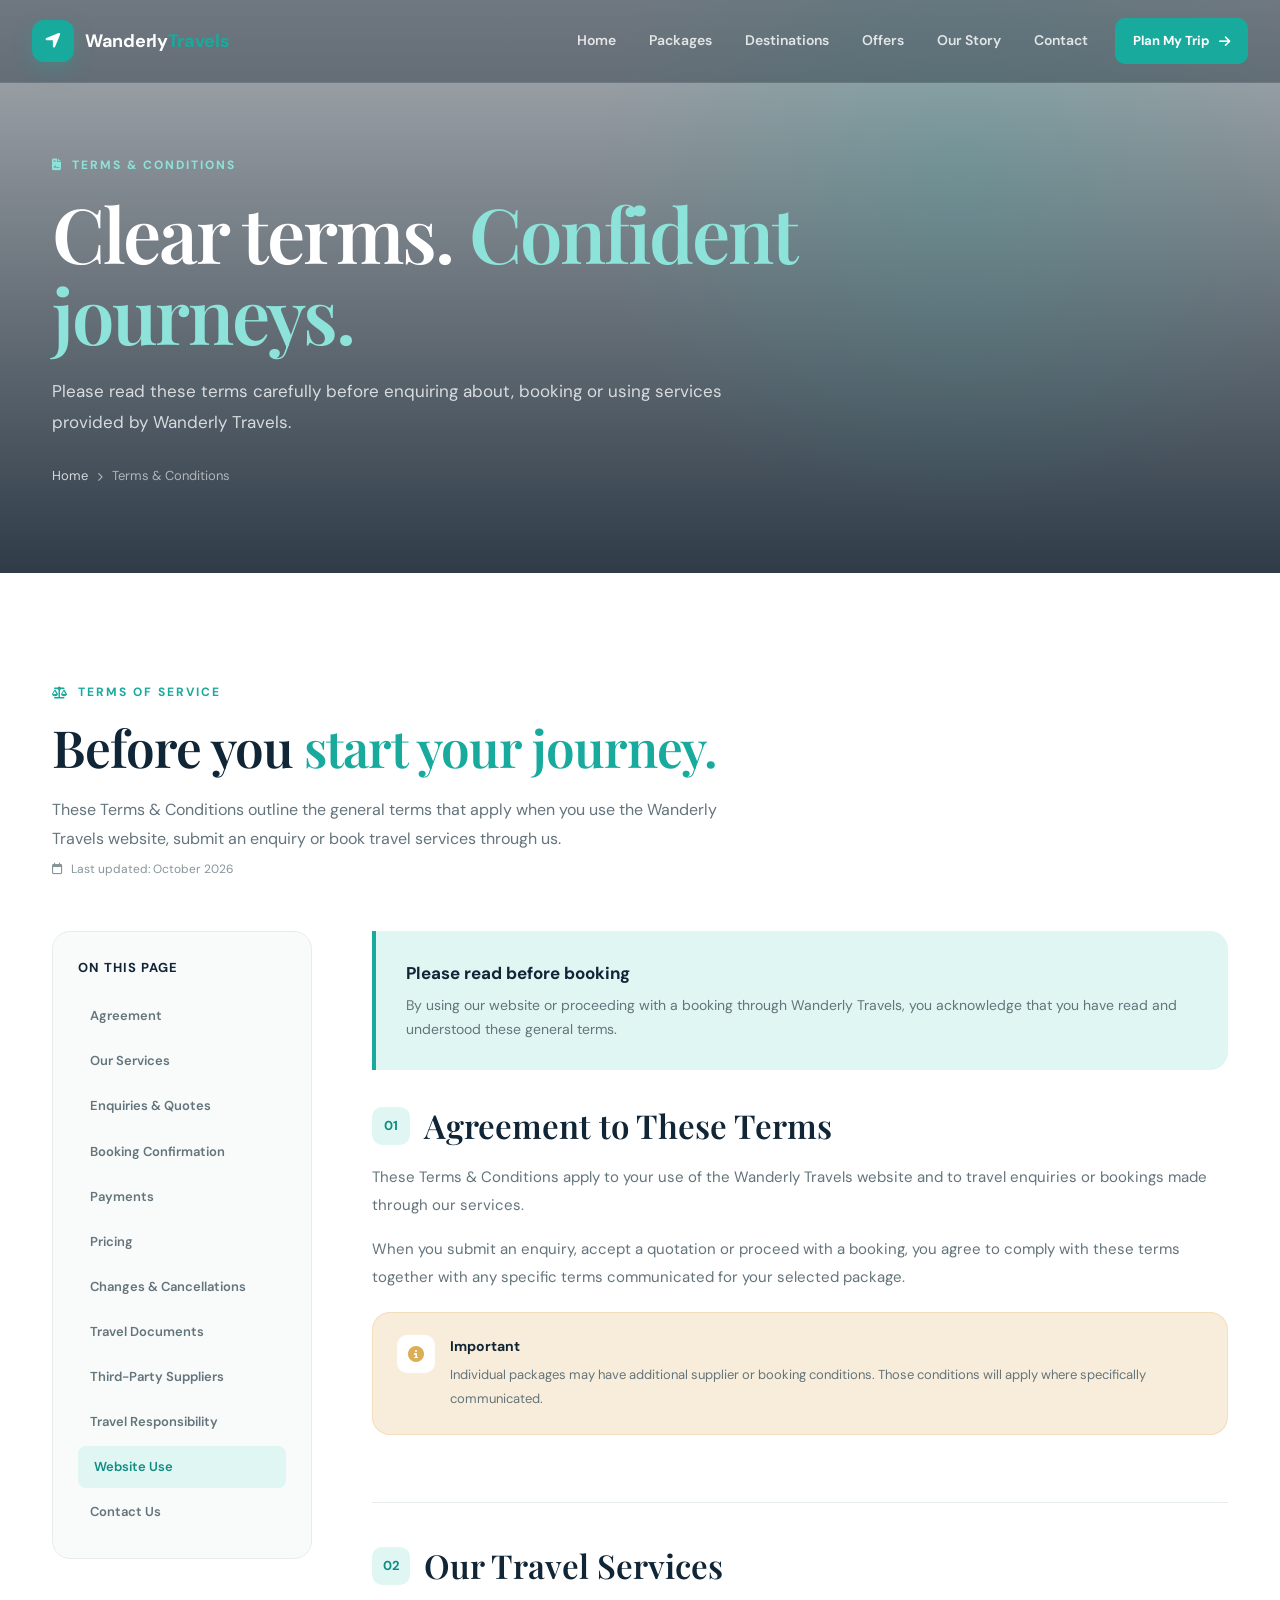
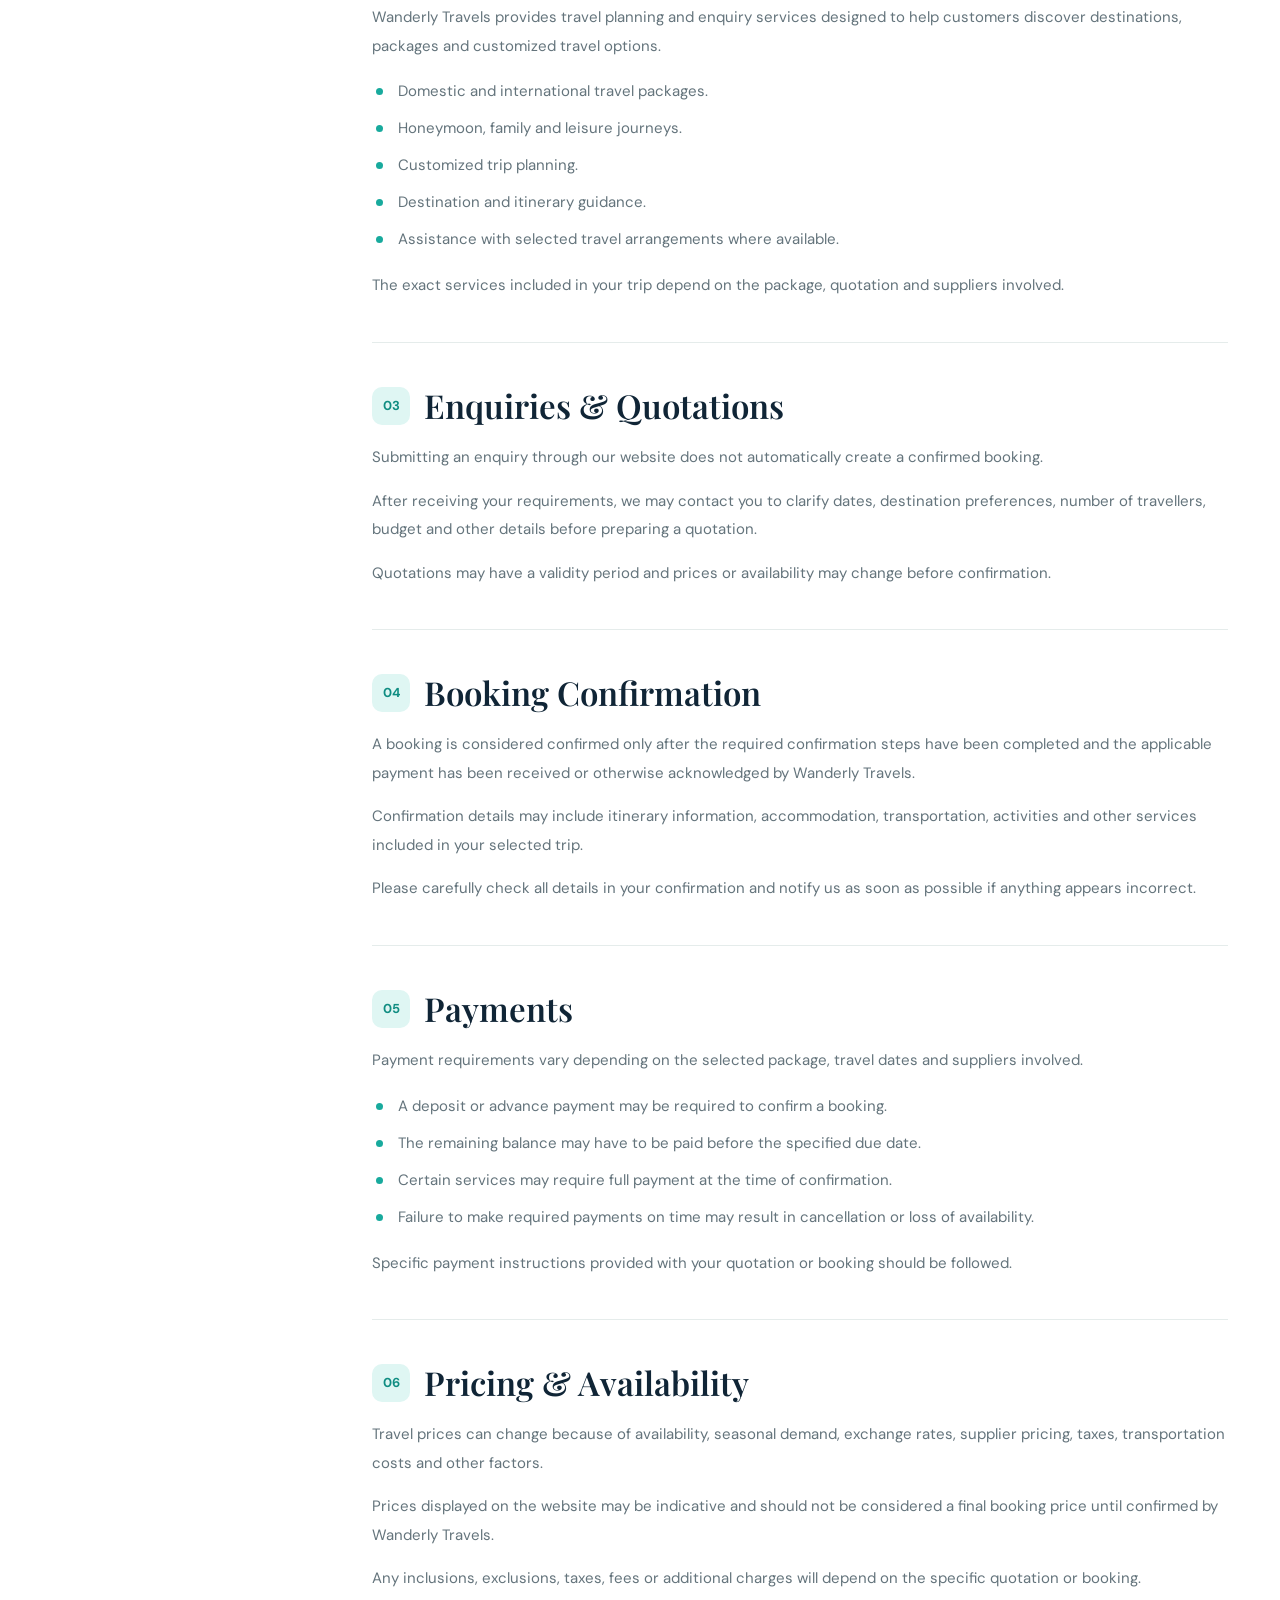
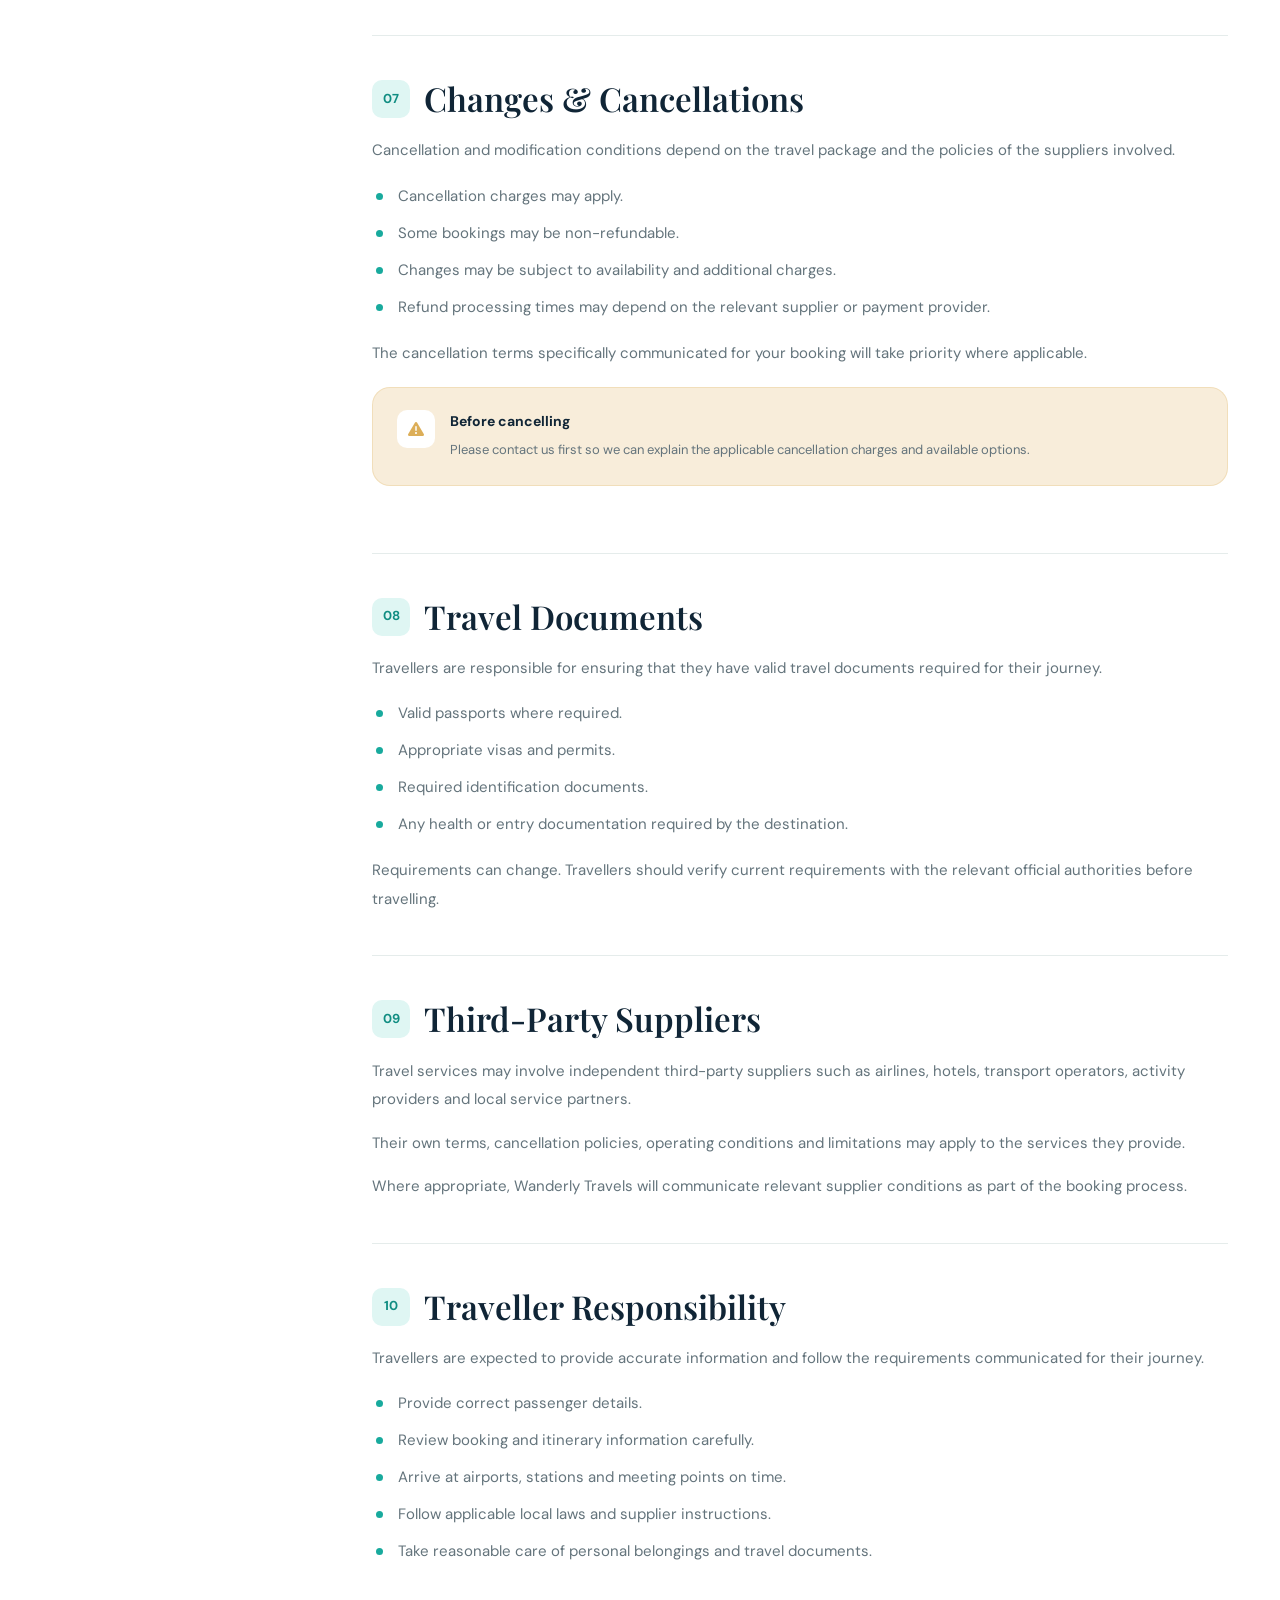
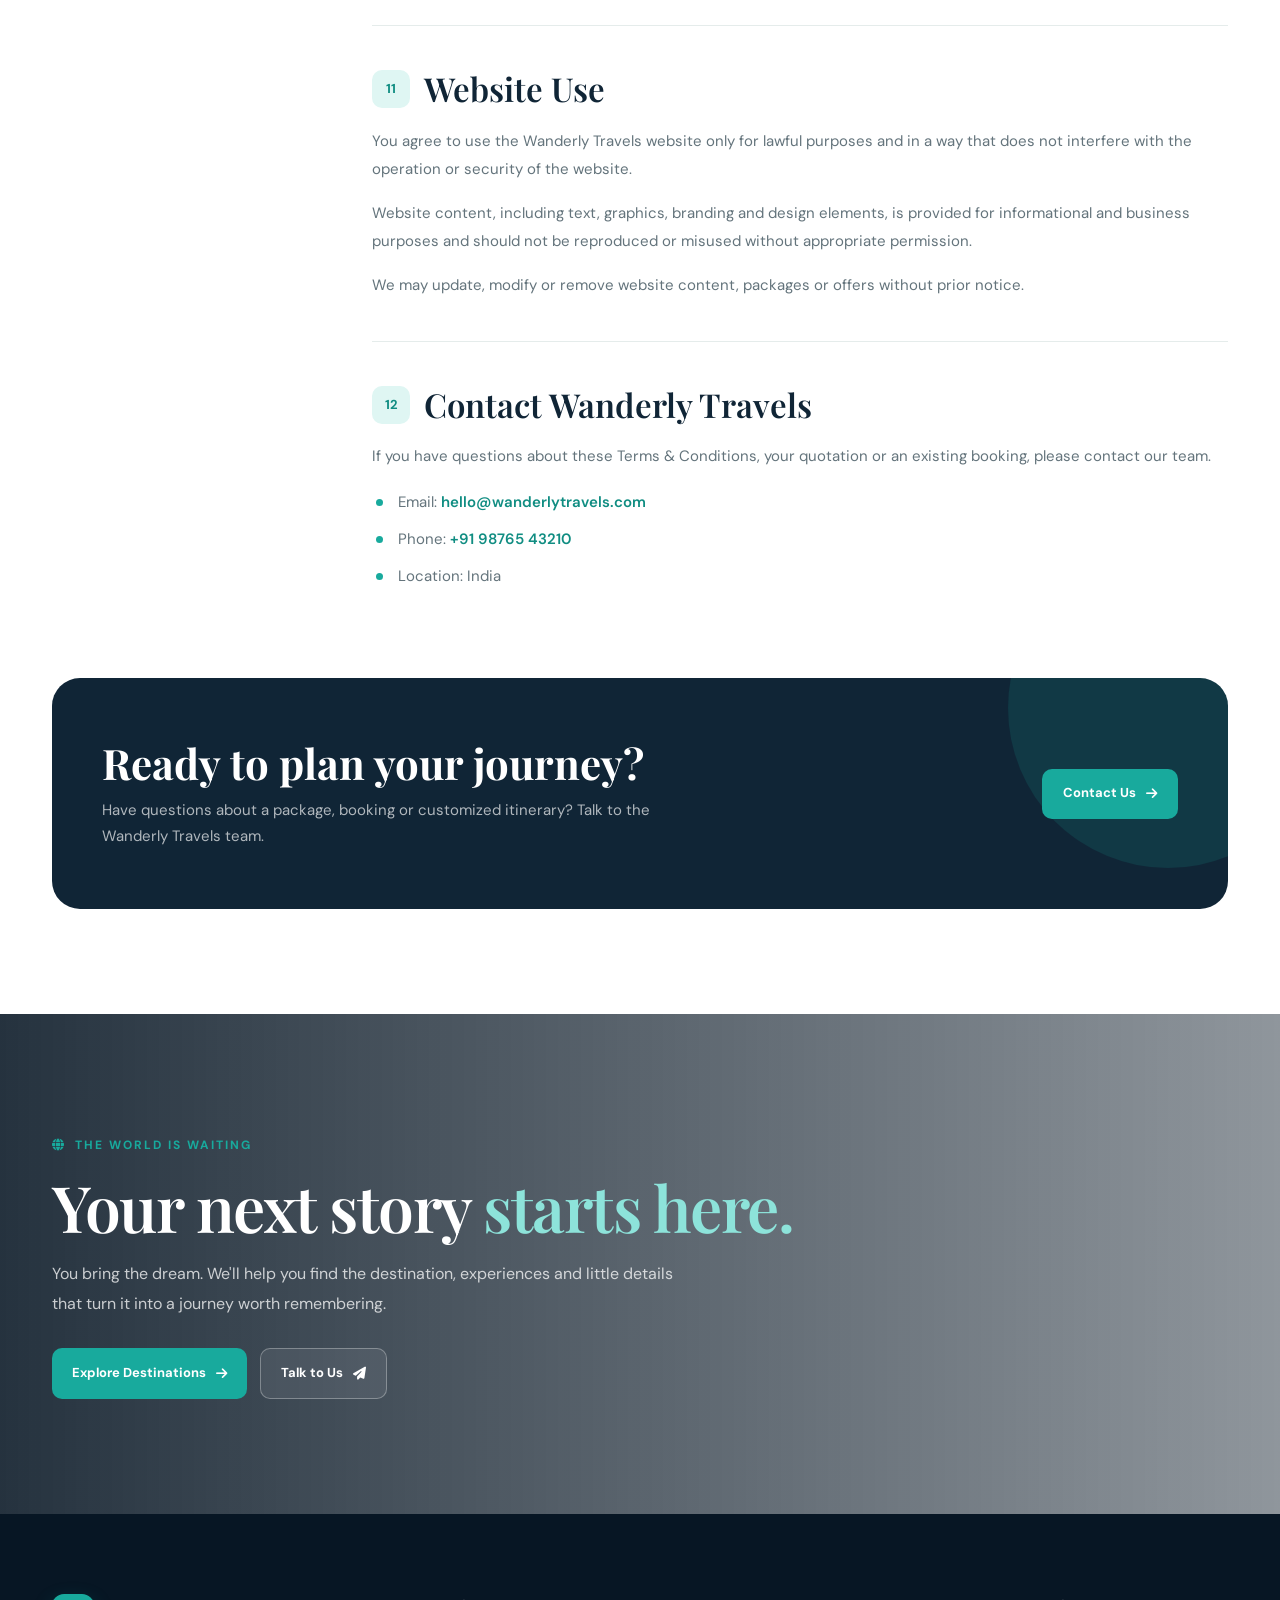
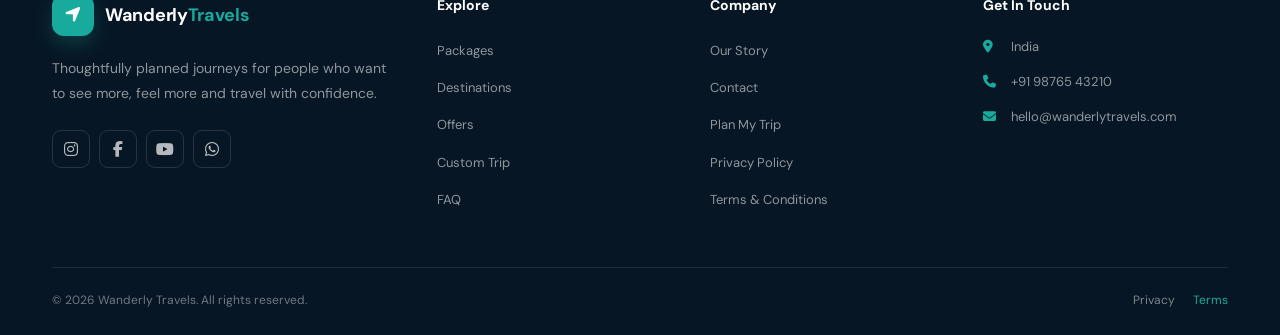
<file: terms.html>
<!DOCTYPE html>
<html lang="en">

<head>
  <meta charset="UTF-8">

  <meta name="viewport" content="width=device-width, initial-scale=1.0">

  <title>Terms & Conditions | Wanderly Travels</title>

  <meta name="description"
    content="Read the Terms and Conditions of Wanderly Travels covering travel packages, enquiries, bookings, payments, cancellations, changes and travel services.">

  <meta name="keywords"
    content="Wanderly Travels terms and conditions, travel booking terms, travel agency terms, travel packages terms">

  <meta name="author" content="Wanderly Travels">

  <!-- =========================================================
         GOOGLE FONTS
    ========================================================== -->

  <link rel="preconnect" href="https://fonts.googleapis.com">

  <link rel="preconnect" href="https://fonts.gstatic.com" crossorigin>

  <link
    href="https://fonts.googleapis.com/css2?family=DM+Sans:wght@400;500;600;700&family=Playfair+Display:wght@500;600;700&display=swap"
    rel="stylesheet">


  <!-- =========================================================
         FONT AWESOME
    ========================================================== -->

  <link rel="stylesheet" href="https://cdnjs.cloudflare.com/ajax/libs/font-awesome/6.7.2/css/all.min.css">



  <!-- =========================================================
         COMBINED CSS
    ========================================================== -->

  <style>
    /* =========================================================
           WANDERLY TRAVELS
           TERMS & CONDITIONS
        ========================================================== */

    :root {

      --primary: #18aa9d;
      --primary-dark: #108d82;
      --primary-light: #dff6f3;

      --navy: #102536;
      --navy-dark: #071624;
      --navy-soft: #193547;

      --white: #ffffff;
      --off-white: #f8fbfa;
      --cream: #f5f8f7;

      --text: #24343d;
      --text-light: #64747c;
      --muted: #87959b;

      --border: #e5eceb;

      --gold: #dcae58;
      --gold-light: #f8edda;

      --shadow-sm:
        0 8px 25px rgba(7, 22, 36, 0.06);

      --shadow-md:
        0 18px 45px rgba(7, 22, 36, 0.10);

      --shadow-lg:
        0 30px 70px rgba(7, 22, 36, 0.16);

      --radius-sm: 10px;
      --radius-md: 18px;
      --radius-lg: 28px;

      --transition: 0.35s ease;

      --font-body: "DM Sans", sans-serif;
      --font-display: "Playfair Display", Georgia, serif;
    }


    /* =========================================================
           RESET
        ========================================================== */

    *,
    *::before,
    *::after {
      margin: 0;
      padding: 0;
      box-sizing: border-box;
    }

    html {
      scroll-behavior: smooth;
    }

    body {
      font-family: var(--font-body);
      background: var(--white);
      color: var(--text);
      line-height: 1.7;
      overflow-x: hidden;
    }

    body.menu-open {
      overflow: hidden;
    }

    img {
      display: block;
      width: 100%;
    }

    a {
      color: inherit;
      text-decoration: none;
    }

    button,
    input,
    textarea,
    select {
      font: inherit;
    }

    button {
      border: 0;
      cursor: pointer;
    }

    ul {
      list-style: none;
    }

    ::selection {
      background: var(--primary);
      color: var(--white);
    }


    /* =========================================================
           CONTAINER
        ========================================================== */

    .container {
      width: 100%;
      max-width: 1240px;

      margin-left: auto;
      margin-right: auto;

      padding-left: 32px;
      padding-right: 32px;
    }


    /* =========================================================
           SKIP LINK
        ========================================================== */

    .skip-link {
      position: fixed;

      top: -100px;
      left: 20px;

      z-index: 99999;

      padding: 12px 18px;

      background: var(--navy);
      color: var(--white);

      border-radius: 8px;

      transition: top 0.3s ease;
    }

    .skip-link:focus {
      top: 20px;
    }


    /* =========================================================
           PRELOADER
        ========================================================== */

    .preloader {
      position: fixed;
      inset: 0;

      z-index: 9999;

      display: flex;
      align-items: center;
      justify-content: center;

      background: var(--navy-dark);

      transition:
        opacity 0.5s ease,
        visibility 0.5s ease;
    }

    .preloader.hide {
      opacity: 0;
      visibility: hidden;
      pointer-events: none;
    }

    .loader {
      text-align: center;
      color: var(--white);
    }

    .loader-icon {
      width: 58px;
      height: 58px;

      margin: 0 auto 18px;

      border: 3px solid rgba(255, 255, 255, 0.15);
      border-top-color: var(--primary);

      border-radius: 50%;

      animation: spin 1s linear infinite;
    }

    .loader p {
      font-size: 13px;

      letter-spacing: 2px;
      text-transform: uppercase;

      color: rgba(255, 255, 255, 0.7);
    }

    @keyframes spin {

      to {
        transform: rotate(360deg);
      }

    }


    /* =========================================================
           HEADER
        ========================================================== */

    .header {
      position: fixed;

      top: 0;
      left: 0;

      width: 100%;

      z-index: 1000;

      background: rgba(7, 22, 36, 0.35);

      border-bottom:
        1px solid rgba(255, 255, 255, 0.08);

      transition:
        background 0.35s ease,
        box-shadow 0.35s ease,
        backdrop-filter 0.35s ease;
    }

    .header.scrolled {
      background: rgba(7, 22, 36, 0.96);

      box-shadow:
        0 10px 35px rgba(0, 0, 0, 0.12);

      backdrop-filter: blur(12px);
    }

    .nav {
      width: min(100% - 64px, 1320px);

      min-height: 82px;

      margin: 0 auto;

      display: flex;
      align-items: center;
      justify-content: space-between;

      gap: 30px;
    }


    /* =========================================================
           LOGO
        ========================================================== */

    .logo {
      display: inline-flex;

      align-items: center;

      gap: 11px;

      flex-shrink: 0;
    }

    .logo-icon {
      width: 42px;
      height: 42px;

      display: grid;
      place-items: center;

      color: var(--white);
      background: var(--primary);

      border-radius: 12px;

      box-shadow:
        0 8px 20px rgba(24, 170, 157, 0.25);

      transition:
        transform var(--transition);
    }

    .logo:hover .logo-icon {
      transform:
        rotate(-7deg) translateY(-2px);
    }

    .logo-icon i {
      font-size: 18px;
    }

    .logo-text {
      color: var(--white);

      font-size: 18px;
      font-weight: 700;

      letter-spacing: -0.3px;
    }

    .logo-text span {
      color: var(--primary);
    }


    /* =========================================================
           DESKTOP NAV
        ========================================================== */

    .nav-menu {
      display: flex;

      align-items: center;

      gap: 5px;
    }

    .nav-link {
      position: relative;

      display: inline-flex;

      align-items: center;

      padding: 10px 14px;

      color:
        rgba(255, 255, 255, 0.82);

      font-size: 14px;
      font-weight: 600;

      transition:
        color var(--transition),
        transform var(--transition);
    }

    .nav-link::after {
      content: "";

      position: absolute;

      left: 14px;
      right: 14px;
      bottom: 4px;

      height: 2px;

      background: var(--primary);

      transform:
        scaleX(0);

      transform-origin: center;

      transition:
        transform var(--transition);
    }

    .nav-link:hover,
    .nav-link.active {
      color: var(--white);
    }

    .nav-link:hover::after,
    .nav-link.active::after {
      transform:
        scaleX(1);
    }

    .nav-cta {
      margin-left: 8px;

      display: inline-flex;

      align-items: center;

      gap: 9px;

      padding: 12px 18px;

      background: var(--primary);

      color: var(--white);

      border-radius: 10px;

      font-size: 13px;
      font-weight: 700;

      transition:
        background var(--transition),
        transform var(--transition),
        box-shadow var(--transition);
    }

    .nav-cta:hover {
      background: var(--primary-dark);

      transform:
        translateY(-2px);

      box-shadow:
        0 10px 25px rgba(24, 170, 157, 0.25);
    }


    /* =========================================================
           MOBILE MENU
        ========================================================== */

    .menu-toggle {
      display: none;

      width: 44px;
      height: 44px;

      align-items: center;
      justify-content: center;

      color: var(--white);

      background:
        rgba(255, 255, 255, 0.08);

      border:
        1px solid rgba(255, 255, 255, 0.14);

      border-radius: 10px;

      font-size: 18px;
    }

    .menu-close {
      display: none;
    }

    .menu-overlay {
      position: fixed;

      inset: 0;

      z-index: 998;

      background:
        rgba(7, 22, 36, 0.65);

      opacity: 0;

      visibility: hidden;

      transition:
        opacity 0.3s ease,
        visibility 0.3s ease;
    }

    .menu-overlay.active {
      opacity: 1;
      visibility: visible;
    }


    /* =========================================================
           HERO
        ========================================================== */

    .terms-hero {
      position: relative;

      min-height: 570px;

      display: flex;

      align-items: flex-end;

      padding:
        150px 0 85px;

      color: var(--white);

      background:
        linear-gradient(180deg,
          rgba(7, 22, 36, 0.35) 0%,
          rgba(7, 22, 36, 0.84) 100%),
        url("https://images.unsplash.com/photo-1488085061387-422e29b40080?auto=format&fit=crop&w=2200&q=85") center / cover no-repeat;
    }

    .terms-hero::before {
      content: "";

      position: absolute;

      inset: 0;

      background:
        radial-gradient(circle at 75% 30%,
          rgba(24, 170, 157, 0.18),
          transparent 35%);
    }

    .hero-content {
      position: relative;

      z-index: 2;

      max-width: 850px;
    }

    .hero-eyebrow,
    .section-eyebrow {
      display: inline-flex;

      align-items: center;

      gap: 9px;

      color: var(--primary);

      font-size: 12px;
      font-weight: 700;

      letter-spacing: 2px;

      text-transform: uppercase;
    }

    .hero-eyebrow {
      color: #8de3da;

      margin-bottom: 18px;
    }

    .hero-eyebrow i {
      font-size: 12px;
    }

    .hero-title {
      max-width: 850px;

      font-family: var(--font-display);

      font-size:
        clamp(42px, 6vw, 76px);

      font-weight: 600;

      line-height: 1.06;

      letter-spacing: -2px;

      margin-bottom: 22px;
    }

    .hero-title span {
      color: #8de3da;
    }

    .hero-description {
      max-width: 700px;

      color:
        rgba(255, 255, 255, 0.78);

      font-size: 17px;

      line-height: 1.8;
    }

    .breadcrumb {
      display: flex;

      align-items: center;

      flex-wrap: wrap;

      gap: 9px;

      margin-top: 28px;

      color:
        rgba(255, 255, 255, 0.58);

      font-size: 13px;
    }

    .breadcrumb a {
      color:
        rgba(255, 255, 255, 0.78);

      transition:
        color var(--transition);
    }

    .breadcrumb a:hover {
      color: var(--primary);
    }

    .breadcrumb i {
      font-size: 9px;
    }


    /* =========================================================
           COMMON SECTION
        ========================================================== */

    .section {
      padding: 105px 0;
    }

    .section-heading {
      max-width: 760px;

      margin-bottom: 50px;
    }

    .section-title {
      margin-top: 13px;

      font-family: var(--font-display);

      font-size:
        clamp(34px, 4vw, 52px);

      font-weight: 600;

      line-height: 1.15;

      color: var(--navy);

      letter-spacing: -1px;
    }

    .section-title span {
      color: var(--primary);
    }

    .section-description {
      max-width: 680px;

      margin-top: 18px;

      color: var(--text-light);

      font-size: 16px;

      line-height: 1.85;
    }


    /* =========================================================
           TERMS LAYOUT
        ========================================================== */

    .terms-layout {
      display: grid;

      grid-template-columns:
        260px minmax(0, 1fr);

      gap: 60px;

      align-items: start;
    }


    /* =========================================================
           SIDEBAR
        ========================================================== */

    .terms-sidebar {
      position: sticky;

      top: 110px;

      padding: 25px;

      background: var(--off-white);

      border:
        1px solid var(--border);

      border-radius: var(--radius-md);
    }

    .terms-sidebar-title {
      margin-bottom: 16px;

      color: var(--navy);

      font-size: 13px;
      font-weight: 700;

      letter-spacing: 1px;

      text-transform: uppercase;
    }

    .terms-nav {
      display: flex;

      flex-direction: column;

      gap: 3px;
    }

    .terms-nav a {
      position: relative;

      padding: 10px 12px;

      color: var(--text-light);

      border-radius: 8px;

      font-size: 13px;
      font-weight: 600;

      transition:
        color var(--transition),
        background var(--transition),
        padding-left var(--transition);
    }

    .terms-nav a:hover,
    .terms-nav a.active {
      color: var(--primary-dark);

      background: var(--primary-light);

      padding-left: 16px;
    }


    /* =========================================================
           TERMS CONTENT
        ========================================================== */

    .terms-content {
      min-width: 0;
    }

    .terms-intro {
      padding: 28px 30px;

      margin-bottom: 35px;

      background: var(--primary-light);

      border-left:
        4px solid var(--primary);

      border-radius:
        0 var(--radius-md) var(--radius-md) 0;
    }

    .terms-intro strong {
      display: block;

      margin-bottom: 6px;

      color: var(--navy);

      font-size: 17px;
    }

    .terms-intro p {
      color: var(--text-light);

      font-size: 14px;
    }


    /* =========================================================
           TERMS SECTION
        ========================================================== */

    .terms-section {
      scroll-margin-top: 110px;

      padding-bottom: 42px;

      margin-bottom: 42px;

      border-bottom:
        1px solid var(--border);
    }

    .terms-section:last-child {
      padding-bottom: 0;

      margin-bottom: 0;

      border-bottom: 0;
    }

    .terms-section h2 {
      display: flex;

      align-items: flex-start;

      gap: 14px;

      margin-bottom: 17px;

      color: var(--navy);

      font-family: var(--font-display);

      font-size:
        clamp(25px, 3vw, 33px);

      font-weight: 600;

      line-height: 1.25;
    }

    .terms-section h2 .number {
      display: inline-flex;

      align-items: center;

      justify-content: center;

      flex-shrink: 0;

      width: 38px;
      height: 38px;

      margin-top: 2px;

      color: var(--primary-dark);

      background: var(--primary-light);

      border-radius: 10px;

      font-family: var(--font-body);

      font-size: 13px;

      font-weight: 700;
    }

    .terms-section p {
      margin-bottom: 15px;

      color: var(--text-light);

      font-size: 15px;

      line-height: 1.9;
    }

    .terms-section p:last-child {
      margin-bottom: 0;
    }

    .terms-section ul {
      display: flex;

      flex-direction: column;

      gap: 10px;

      margin: 18px 0;
    }

    .terms-section li {
      position: relative;

      padding-left: 26px;

      color: var(--text-light);

      font-size: 15px;

      line-height: 1.8;
    }

    .terms-section li::before {
      content: "";

      position: absolute;

      left: 4px;
      top: 10px;

      width: 7px;
      height: 7px;

      background: var(--primary);

      border-radius: 50%;
    }

    .terms-section strong {
      color: var(--navy);
    }

    .terms-section a {
      color: var(--primary-dark);

      font-weight: 600;

      transition:
        color var(--transition);
    }

    .terms-section a:hover {
      color: var(--navy);
    }

    .last-updated {
      display: inline-flex;

      align-items: center;

      gap: 8px;

      margin-top: 5px;

      color: var(--muted);

      font-size: 12px;
    }


    /* =========================================================
           IMPORTANT NOTICE
        ========================================================== */

    .terms-notice {
      display: flex;

      align-items: flex-start;

      gap: 15px;

      padding: 22px 24px;

      margin: 20px 0 25px;

      background: var(--gold-light);

      border:
        1px solid rgba(220, 174, 88, 0.25);

      border-radius: var(--radius-md);
    }

    .terms-notice-icon {
      width: 38px;
      height: 38px;

      flex-shrink: 0;

      display: grid;

      place-items: center;

      color: var(--gold);

      background: var(--white);

      border-radius: 10px;
    }

    .terms-notice-content strong {
      display: block;

      margin-bottom: 4px;

      color: var(--navy);

      font-size: 14px;
    }

    .terms-notice-content p {
      margin: 0;

      font-size: 13px;
    }


    /* =========================================================
           CTA
        ========================================================== */

    .terms-cta {
      margin-top: 70px;

      padding: 60px 50px;

      display: flex;

      align-items: center;

      justify-content: space-between;

      gap: 30px;

      background: var(--navy);

      border-radius: var(--radius-lg);

      overflow: hidden;

      position: relative;
    }

    .terms-cta::before {
      content: "";

      position: absolute;

      width: 320px;
      height: 320px;

      right: -100px;
      top: -130px;

      background:
        rgba(24, 170, 157, 0.15);

      border-radius: 50%;
    }

    .terms-cta-content {
      position: relative;

      z-index: 1;
    }

    .terms-cta h2 {
      color: var(--white);

      font-family: var(--font-display);

      font-size:
        clamp(28px, 4vw, 42px);

      line-height: 1.2;

      margin-bottom: 10px;
    }

    .terms-cta p {
      max-width: 600px;

      color:
        rgba(255, 255, 255, 0.67);

      font-size: 15px;
    }


    /* =========================================================
           BUTTONS
        ========================================================== */

    .btn {
      position: relative;

      z-index: 2;

      display: inline-flex;

      align-items: center;

      justify-content: center;

      gap: 10px;

      min-height: 50px;

      padding: 13px 21px;

      border-radius: 10px;

      font-size: 13px;

      font-weight: 700;

      transition:
        transform var(--transition),
        background var(--transition),
        box-shadow var(--transition);
    }

    .btn-primary {
      background: var(--primary);

      color: var(--white);
    }

    .btn-primary:hover {
      background: var(--primary-dark);

      transform:
        translateY(-3px);

      box-shadow:
        0 12px 28px rgba(24, 170, 157, 0.25);
    }


    /* =========================================================
           IMAGE BREAK
        ========================================================== */

    .image-break {
      position: relative;

      min-height: 500px;

      display: flex;

      align-items: center;

      color: var(--white);

      background:
        linear-gradient(90deg,
          rgba(7, 22, 36, 0.88),
          rgba(7, 22, 36, 0.45)),
        url("https://images.unsplash.com/photo-1527631746610-bca00a040d60?auto=format&fit=crop&w=2200&q=85") center / cover no-repeat;
    }

    .image-break-content {
      position: relative;

      z-index: 2;

      max-width: 750px;
    }

    .image-break-content h2 {
      margin: 15px 0 18px;

      font-family: var(--font-display);

      font-size:
        clamp(38px, 5vw, 65px);

      font-weight: 600;

      line-height: 1.08;

      letter-spacing: -1.5px;
    }

    .image-break-content h2 span {
      color: #8de3da;
    }

    .image-break-content p {
      max-width: 650px;

      color:
        rgba(255, 255, 255, 0.75);

      font-size: 16px;

      line-height: 1.85;
    }

    .image-break-actions {
      display: flex;

      flex-wrap: wrap;

      gap: 13px;

      margin-top: 30px;
    }

    .custom-primary-btn,
    .custom-secondary-btn {
      display: inline-flex;

      align-items: center;

      gap: 10px;

      min-height: 50px;

      padding: 13px 20px;

      border-radius: 10px;

      font-size: 13px;

      font-weight: 700;

      transition:
        transform var(--transition),
        background var(--transition),
        border-color var(--transition);
    }

    .custom-primary-btn {
      background: var(--primary);

      color: var(--white);
    }

    .custom-primary-btn:hover {
      background: var(--primary-dark);

      transform:
        translateY(-3px);
    }

    .custom-secondary-btn {
      color: var(--white);

      border:
        1px solid rgba(255, 255, 255, 0.3);

      background:
        rgba(255, 255, 255, 0.07);
    }

    .custom-secondary-btn:hover {
      background:
        rgba(255, 255, 255, 0.15);

      border-color:
        rgba(255, 255, 255, 0.55);

      transform:
        translateY(-3px);
    }


    /* =========================================================
           FOOTER
        ========================================================== */

    .footer {
      padding: 80px 0 25px;

      color:
        rgba(255, 255, 255, 0.7);

      background: var(--navy-dark);
    }

    .footer-grid {
      display: grid;

      grid-template-columns:
        1.5fr 1fr 1fr 1.1fr;

      gap: 50px;

      padding-bottom: 55px;

      border-bottom:
        1px solid rgba(255, 255, 255, 0.1);
    }

    .footer-brand .logo {
      margin-bottom: 20px;
    }

    .footer-description {
      max-width: 340px;

      color:
        rgba(255, 255, 255, 0.55);

      font-size: 14px;

      line-height: 1.8;
    }

    .social-links {
      display: flex;

      gap: 9px;

      margin-top: 23px;
    }

    .social-link {
      width: 38px;
      height: 38px;

      display: grid;

      place-items: center;

      color:
        rgba(255, 255, 255, 0.7);

      border:
        1px solid rgba(255, 255, 255, 0.13);

      border-radius: 9px;

      transition:
        color var(--transition),
        background var(--transition),
        transform var(--transition);
    }

    .social-link:hover {
      color: var(--white);

      background: var(--primary);

      transform:
        translateY(-3px);
    }

    .footer-title {
      margin-bottom: 18px;

      color: var(--white);

      font-size: 14px;

      font-weight: 700;
    }

    .footer-links {
      display: flex;

      flex-direction: column;

      gap: 10px;
    }

    .footer-links a {
      width: fit-content;

      color:
        rgba(255, 255, 255, 0.55);

      font-size: 13px;

      transition:
        color var(--transition),
        transform var(--transition);
    }

    .footer-links a:hover {
      color: var(--primary);

      transform:
        translateX(3px);
    }

    .footer-contact {
      display: flex;

      flex-direction: column;

      gap: 13px;
    }

    .footer-contact-item {
      display: flex;

      align-items: flex-start;

      gap: 10px;

      color:
        rgba(255, 255, 255, 0.55);

      font-size: 13px;
    }

    .footer-contact-item i {
      width: 18px;

      flex-shrink: 0;

      margin-top: 4px;

      color: var(--primary);
    }

    .footer-bottom {
      padding-top: 22px;

      display: flex;

      align-items: center;

      justify-content: space-between;

      gap: 20px;

      font-size: 12px;
    }

    .footer-bottom p {
      color:
        rgba(255, 255, 255, 0.42);
    }

    .footer-legal {
      display: flex;

      gap: 18px;
    }

    .footer-legal a {
      color:
        rgba(255, 255, 255, 0.48);

      transition:
        color var(--transition);
    }

    .footer-legal a:hover,
    .footer-legal a.active {
      color: var(--primary);
    }


    /* =========================================================
           BACK TO TOP
        ========================================================== */

    .back-to-top {
      position: fixed;

      right: 25px;
      bottom: 25px;

      z-index: 900;

      width: 45px;
      height: 45px;

      display: grid;

      place-items: center;

      color: var(--white);

      background: var(--primary);

      border-radius: 12px;

      opacity: 0;

      visibility: hidden;

      transform:
        translateY(15px);

      box-shadow:
        0 10px 25px rgba(24, 170, 157, 0.25);

      transition:
        opacity var(--transition),
        visibility var(--transition),
        transform var(--transition),
        background var(--transition);
    }

    .back-to-top.show {
      opacity: 1;

      visibility: visible;

      transform:
        translateY(0);
    }

    .back-to-top:hover {
      background: var(--primary-dark);

      transform:
        translateY(-3px);
    }


    /* =========================================================
           REVEAL
        ========================================================== */

    .reveal {
      opacity: 0;

      transform:
        translateY(25px);

      transition:
        opacity 0.75s ease,
        transform 0.75s ease;
    }

    .reveal.visible {
      opacity: 1;

      transform:
        translateY(0);
    }


    /* =========================================================
           FOCUS
        ========================================================== */

    a:focus-visible,
    button:focus-visible {
      outline:
        3px solid rgba(24, 170, 157, 0.35);

      outline-offset: 3px;
    }


    /* =========================================================
           RESPONSIVE - 1100
        ========================================================== */

    @media (max-width: 1100px) {

      .container {
        padding-left: 28px;
        padding-right: 28px;
      }

      .nav {
        width:
          min(100% - 56px, 1320px);
      }

      .nav-menu {
        gap: 0;
      }

      .nav-link {
        padding-left: 10px;
        padding-right: 10px;
      }

      .nav-link::after {
        left: 10px;
        right: 10px;
      }

      .terms-layout {
        grid-template-columns:
          230px minmax(0, 1fr);

        gap: 40px;
      }

      .footer-grid {
        grid-template-columns:
          1.3fr 1fr 1fr;
      }

      .footer-contact-column {
        grid-column: 2 / 4;
      }

    }


    /* =========================================================
           RESPONSIVE - 900
        ========================================================== */

    @media (max-width: 900px) {

      .container {
        padding-left: 25px;
        padding-right: 25px;
      }

      .nav {
        width:
          calc(100% - 50px);
      }

      .menu-toggle {
        display: inline-flex;
      }

      .nav-menu {
        position: fixed;

        top: 0;
        right: -100%;

        width:
          min(360px, 88vw);

        height: 100vh;

        padding:
          105px 28px 35px;

        display: flex;

        flex-direction: column;

        align-items: stretch;

        gap: 5px;

        background: var(--navy-dark);

        box-shadow:
          -15px 0 45px rgba(0, 0, 0, 0.2);

        transition:
          right 0.4s ease;

        z-index: 999;
      }

      .nav-menu.active {
        right: 0;
      }

      .nav-link {
        padding:
          14px 13px;

        color:
          rgba(255, 255, 255, 0.72);

        border-radius: 8px;
      }

      .nav-link::after {
        display: none;
      }

      .nav-link:hover,
      .nav-link.active {
        color: var(--white);

        background:
          rgba(255, 255, 255, 0.06);
      }

      .nav-cta {
        margin:
          12px 0 0;

        justify-content: center;
      }

      .menu-close {
        position: absolute;

        top: 24px;
        right: 24px;

        width: 42px;
        height: 42px;

        display: grid;

        place-items: center;

        color: var(--white);

        background:
          rgba(255, 255, 255, 0.08);

        border-radius: 10px;
      }

      .terms-layout {
        grid-template-columns: 1fr;
      }

      .terms-sidebar {
        position: static;
      }

      .terms-nav {
        display: grid;

        grid-template-columns:
          repeat(2, minmax(0, 1fr));
      }

      .terms-cta {
        align-items: flex-start;

        flex-direction: column;
      }

      .footer-grid {
        grid-template-columns: 1fr 1fr;
      }

      .footer-contact-column {
        grid-column: auto;
      }

    }


    /* =========================================================
           RESPONSIVE - 600
        ========================================================== */

    @media (max-width: 600px) {

      .container {
        padding-left: 20px;
        padding-right: 20px;
      }

      .nav {
        width:
          calc(100% - 40px);

        min-height: 72px;
      }

      .logo-text {
        font-size: 16px;
      }

      .logo-icon {
        width: 39px;
        height: 39px;
      }

      .terms-hero {
        min-height: 530px;

        padding:
          125px 0 65px;
      }

      .hero-title {
        font-size:
          clamp(38px, 12vw, 54px);

        letter-spacing: -1px;
      }

      .hero-description {
        font-size: 15px;
      }

      .section {
        padding: 75px 0;
      }

      .section-heading {
        margin-bottom: 35px;
      }

      .section-title {
        font-size: 34px;
      }

      .terms-nav {
        grid-template-columns: 1fr;
      }

      .terms-sidebar {
        padding: 20px;
      }

      .terms-section h2 {
        font-size: 27px;
      }

      .terms-section h2 .number {
        width: 34px;
        height: 34px;

        font-size: 12px;
      }

      .terms-section p,
      .terms-section li {
        font-size: 14px;
      }

      .terms-intro {
        padding: 22px;
      }

      .terms-notice {
        padding: 18px;
      }

      .terms-cta {
        padding: 40px 25px;

        margin-top: 50px;
      }

      .image-break {
        min-height: 570px;
      }

      .image-break-content h2 {
        font-size: 42px;
      }

      .image-break-actions {
        flex-direction: column;

        align-items: stretch;
      }

      .custom-primary-btn,
      .custom-secondary-btn {
        justify-content: center;
      }

      .footer {
        padding-top: 65px;
      }

      .footer-grid {
        grid-template-columns: 1fr;

        gap: 35px;

        padding-bottom: 40px;
      }

      .footer-contact-column {
        grid-column: auto;
      }

      .footer-bottom {
        align-items: flex-start;

        flex-direction: column;
      }

      .footer-legal {
        flex-wrap: wrap;
      }

      .back-to-top {
        right: 18px;
        bottom: 18px;
      }

    }


    /* =========================================================
           RESPONSIVE - 380
        ========================================================== */

    @media (max-width: 380px) {

      .container {
        padding-left: 17px;
        padding-right: 17px;
      }

      .nav {
        width:
          calc(100% - 34px);
      }

      .hero-title {
        font-size: 37px;
      }

      .terms-section h2 {
        gap: 10px;

        font-size: 24px;
      }

      .terms-section h2 .number {
        width: 31px;
        height: 31px;
      }

    }


    /* =========================================================
           REDUCED MOTION
        ========================================================== */

    @media (prefers-reduced-motion: reduce) {

      html {
        scroll-behavior: auto;
      }

      *,
      *::before,
      *::after {
        animation-duration: 0.01ms !important;

        animation-iteration-count: 1 !important;

        transition-duration: 0.01ms !important;
      }

      .reveal {
        opacity: 1;

        transform: none;
      }

    }
  </style>

</head>


<body>


  <!-- =========================================================
         SKIP LINK
    ========================================================== -->

  <a href="#main-content" class="skip-link">
    Skip to content
  </a>


  <!-- =========================================================
         PRELOADER
    ========================================================== -->

  <div class="preloader" id="preloader">

    <div class="loader">

      <div class="loader-icon"></div>

      <p>
        Wanderly Travels
      </p>

    </div>

  </div>


  <!-- =========================================================
         HEADER
    ========================================================== -->

  <header class="header" id="header">

    <nav class="nav">


      <!-- LOGO -->

      <a href="index.html" class="logo" aria-label="Wanderly Travels Home">

        <span class="logo-icon">
          <i class="fa-solid fa-location-arrow"></i>
        </span>

        <span class="logo-text">
          Wanderly<span>Travels</span>
        </span>

      </a>


      <!-- MOBILE MENU BUTTON -->

      <button class="menu-toggle" id="menuToggle" type="button" aria-label="Open navigation menu" aria-expanded="false"
        aria-controls="navMenu">

        <i class="fa-solid fa-bars"></i>

      </button>


      <!-- NAVIGATION -->

      <div class="nav-menu" id="navMenu">

        <button class="menu-close" id="menuClose" type="button" aria-label="Close navigation menu">

          <i class="fa-solid fa-xmark"></i>

        </button>


        <a href="index.html" class="nav-link">
          Home
        </a>


        <a href="packages.html" class="nav-link">
          Packages
        </a>


        <a href="destinations.html" class="nav-link">
          Destinations
        </a>


        <a href="offers.html" class="nav-link">
          Offers
        </a>


        <a href="our-story.html" class="nav-link">
          Our Story
        </a>


        <a href="contact.html" class="nav-link">
          Contact
        </a>


        <a href="custom-trip.html" class="nav-cta">
          Plan My Trip

          <i class="fa-solid fa-arrow-right"></i>
        </a>

      </div>

    </nav>

  </header>


  <!-- MOBILE OVERLAY -->

  <div class="menu-overlay" id="menuOverlay"></div>


  <!-- =========================================================
         MAIN
    ========================================================== -->

  <main id="main-content">


    <!-- =====================================================
             HERO
        ====================================================== -->

    <section class="terms-hero">

      <div class="container">

        <div class="hero-content reveal">


          <div class="hero-eyebrow">

            <i class="fa-solid fa-file-contract"></i>

            TERMS & CONDITIONS

          </div>


          <h1 class="hero-title">

            Clear terms.
            <span>Confident journeys.</span>

          </h1>


          <p class="hero-description">

            Please read these terms carefully before
            enquiring about, booking or using services
            provided by Wanderly Travels.

          </p>


          <div class="breadcrumb">

            <a href="index.html">
              Home
            </a>

            <i class="fa-solid fa-chevron-right"></i>

            <span>
              Terms & Conditions
            </span>

          </div>

        </div>

      </div>

    </section>


    <!-- =====================================================
             TERMS SECTION
        ====================================================== -->

    <section class="section">

      <div class="container">


        <!-- SECTION HEADING -->

        <div class="section-heading reveal">

          <span class="section-eyebrow">

            <i class="fa-solid fa-scale-balanced"></i>

            TERMS OF SERVICE

          </span>


          <h2 class="section-title">

            Before you
            <span>start your journey.</span>

          </h2>


          <p class="section-description">

            These Terms & Conditions outline the general
            terms that apply when you use the Wanderly
            Travels website, submit an enquiry or book
            travel services through us.

          </p>


          <div class="last-updated">

            <i class="fa-regular fa-calendar"></i>

            Last updated: October 2026

          </div>

        </div>


        <!-- =================================================
                     TERMS LAYOUT
                ================================================== -->

        <div class="terms-layout">


          <!-- =================================================
                         SIDEBAR
                    ================================================== -->

          <aside class="terms-sidebar reveal">

            <div class="terms-sidebar-title">
              On this page
            </div>


            <nav class="terms-nav">


              <a href="#agreement">
                Agreement
              </a>


              <a href="#services">
                Our Services
              </a>


              <a href="#enquiries">
                Enquiries & Quotes
              </a>


              <a href="#booking">
                Booking Confirmation
              </a>


              <a href="#payment">
                Payments
              </a>


              <a href="#pricing">
                Pricing
              </a>


              <a href="#changes">
                Changes & Cancellations
              </a>


              <a href="#travel-documents">
                Travel Documents
              </a>


              <a href="#suppliers">
                Third-Party Suppliers
              </a>


              <a href="#responsibility">
                Travel Responsibility
              </a>


              <a href="#website">
                Website Use
              </a>


              <a href="#contact-terms">
                Contact Us
              </a>

            </nav>

          </aside>


          <!-- =================================================
                         CONTENT
                    ================================================== -->

          <div class="terms-content">


            <!-- INTRO -->

            <div class="terms-intro reveal">

              <strong>
                Please read before booking
              </strong>

              <p>
                By using our website or proceeding with
                a booking through Wanderly Travels,
                you acknowledge that you have read and
                understood these general terms.
              </p>

            </div>


            <!-- =================================================
                             01
                        ================================================== -->

            <article class="terms-section reveal" id="agreement">

              <h2>

                <span class="number">
                  01
                </span>

                Agreement to These Terms

              </h2>


              <p>

                These Terms & Conditions apply to your
                use of the Wanderly Travels website
                and to travel enquiries or bookings
                made through our services.

              </p>


              <p>

                When you submit an enquiry, accept a
                quotation or proceed with a booking,
                you agree to comply with these terms
                together with any specific terms
                communicated for your selected package.

              </p>


              <div class="terms-notice">

                <div class="terms-notice-icon">

                  <i class="fa-solid fa-circle-info"></i>

                </div>

                <div class="terms-notice-content">

                  <strong>
                    Important
                  </strong>

                  <p>
                    Individual packages may have
                    additional supplier or booking
                    conditions. Those conditions
                    will apply where specifically
                    communicated.
                  </p>

                </div>

              </div>

            </article>


            <!-- =================================================
                             02
                        ================================================== -->

            <article class="terms-section reveal" id="services">

              <h2>

                <span class="number">
                  02
                </span>

                Our Travel Services

              </h2>


              <p>

                Wanderly Travels provides travel
                planning and enquiry services designed
                to help customers discover destinations,
                packages and customized travel options.

              </p>


              <ul>

                <li>
                  Domestic and international travel
                  packages.
                </li>

                <li>
                  Honeymoon, family and leisure
                  journeys.
                </li>

                <li>
                  Customized trip planning.
                </li>

                <li>
                  Destination and itinerary guidance.
                </li>

                <li>
                  Assistance with selected travel
                  arrangements where available.
                </li>

              </ul>


              <p>

                The exact services included in your
                trip depend on the package, quotation
                and suppliers involved.

              </p>

            </article>


            <!-- =================================================
                             03
                        ================================================== -->

            <article class="terms-section reveal" id="enquiries">

              <h2>

                <span class="number">
                  03
                </span>

                Enquiries & Quotations

              </h2>


              <p>

                Submitting an enquiry through our
                website does not automatically create
                a confirmed booking.

              </p>


              <p>

                After receiving your requirements,
                we may contact you to clarify dates,
                destination preferences, number of
                travellers, budget and other details
                before preparing a quotation.

              </p>


              <p>

                Quotations may have a validity period
                and prices or availability may change
                before confirmation.

              </p>

            </article>


            <!-- =================================================
                             04
                        ================================================== -->

            <article class="terms-section reveal" id="booking">

              <h2>

                <span class="number">
                  04
                </span>

                Booking Confirmation

              </h2>


              <p>

                A booking is considered confirmed only
                after the required confirmation steps
                have been completed and the applicable
                payment has been received or otherwise
                acknowledged by Wanderly Travels.

              </p>


              <p>

                Confirmation details may include
                itinerary information, accommodation,
                transportation, activities and other
                services included in your selected trip.

              </p>


              <p>

                Please carefully check all details in
                your confirmation and notify us as soon
                as possible if anything appears
                incorrect.

              </p>

            </article>


            <!-- =================================================
                             05
                        ================================================== -->

            <article class="terms-section reveal" id="payment">

              <h2>

                <span class="number">
                  05
                </span>

                Payments

              </h2>


              <p>

                Payment requirements vary depending on
                the selected package, travel dates and
                suppliers involved.

              </p>


              <ul>

                <li>
                  A deposit or advance payment may be
                  required to confirm a booking.
                </li>

                <li>
                  The remaining balance may have to be
                  paid before the specified due date.
                </li>

                <li>
                  Certain services may require full
                  payment at the time of confirmation.
                </li>

                <li>
                  Failure to make required payments
                  on time may result in cancellation
                  or loss of availability.
                </li>

              </ul>


              <p>

                Specific payment instructions provided
                with your quotation or booking should
                be followed.

              </p>

            </article>


            <!-- =================================================
                             06
                        ================================================== -->

            <article class="terms-section reveal" id="pricing">

              <h2>

                <span class="number">
                  06
                </span>

                Pricing & Availability

              </h2>


              <p>

                Travel prices can change because of
                availability, seasonal demand, exchange
                rates, supplier pricing, taxes,
                transportation costs and other factors.

              </p>


              <p>

                Prices displayed on the website may be
                indicative and should not be considered
                a final booking price until confirmed
                by Wanderly Travels.

              </p>


              <p>

                Any inclusions, exclusions, taxes,
                fees or additional charges will depend
                on the specific quotation or booking.

              </p>

            </article>


            <!-- =================================================
                             07
                        ================================================== -->

            <article class="terms-section reveal" id="changes">

              <h2>

                <span class="number">
                  07
                </span>

                Changes & Cancellations

              </h2>


              <p>

                Cancellation and modification conditions
                depend on the travel package and the
                policies of the suppliers involved.

              </p>


              <ul>

                <li>
                  Cancellation charges may apply.
                </li>

                <li>
                  Some bookings may be non-refundable.
                </li>

                <li>
                  Changes may be subject to
                  availability and additional charges.
                </li>

                <li>
                  Refund processing times may depend
                  on the relevant supplier or payment
                  provider.
                </li>

              </ul>


              <p>

                The cancellation terms specifically
                communicated for your booking will take
                priority where applicable.

              </p>


              <div class="terms-notice">

                <div class="terms-notice-icon">

                  <i class="fa-solid fa-triangle-exclamation"></i>

                </div>

                <div class="terms-notice-content">

                  <strong>
                    Before cancelling
                  </strong>

                  <p>
                    Please contact us first so we
                    can explain the applicable
                    cancellation charges and
                    available options.
                  </p>

                </div>

              </div>

            </article>


            <!-- =================================================
                             08
                        ================================================== -->

            <article class="terms-section reveal" id="travel-documents">

              <h2>

                <span class="number">
                  08
                </span>

                Travel Documents

              </h2>


              <p>

                Travellers are responsible for ensuring
                that they have valid travel documents
                required for their journey.

              </p>


              <ul>

                <li>
                  Valid passports where required.
                </li>

                <li>
                  Appropriate visas and permits.
                </li>

                <li>
                  Required identification documents.
                </li>

                <li>
                  Any health or entry documentation
                  required by the destination.
                </li>

              </ul>


              <p>

                Requirements can change. Travellers
                should verify current requirements with
                the relevant official authorities before
                travelling.

              </p>

            </article>


            <!-- =================================================
                             09
                        ================================================== -->

            <article class="terms-section reveal" id="suppliers">

              <h2>

                <span class="number">
                  09
                </span>

                Third-Party Suppliers

              </h2>


              <p>

                Travel services may involve independent
                third-party suppliers such as airlines,
                hotels, transport operators, activity
                providers and local service partners.

              </p>


              <p>

                Their own terms, cancellation policies,
                operating conditions and limitations may
                apply to the services they provide.

              </p>


              <p>

                Where appropriate, Wanderly Travels
                will communicate relevant supplier
                conditions as part of the booking
                process.

              </p>

            </article>


            <!-- =================================================
                             10
                        ================================================== -->

            <article class="terms-section reveal" id="responsibility">

              <h2>

                <span class="number">
                  10
                </span>

                Traveller Responsibility

              </h2>


              <p>

                Travellers are expected to provide
                accurate information and follow the
                requirements communicated for their
                journey.

              </p>


              <ul>

                <li>
                  Provide correct passenger details.
                </li>

                <li>
                  Review booking and itinerary
                  information carefully.
                </li>

                <li>
                  Arrive at airports, stations and
                  meeting points on time.
                </li>

                <li>
                  Follow applicable local laws and
                  supplier instructions.
                </li>

                <li>
                  Take reasonable care of personal
                  belongings and travel documents.
                </li>

              </ul>

            </article>


            <!-- =================================================
                             11
                        ================================================== -->

            <article class="terms-section reveal" id="website">

              <h2>

                <span class="number">
                  11
                </span>

                Website Use

              </h2>


              <p>

                You agree to use the Wanderly Travels
                website only for lawful purposes and
                in a way that does not interfere with
                the operation or security of the website.

              </p>


              <p>

                Website content, including text,
                graphics, branding and design elements,
                is provided for informational and
                business purposes and should not be
                reproduced or misused without
                appropriate permission.

              </p>


              <p>

                We may update, modify or remove website
                content, packages or offers without
                prior notice.

              </p>

            </article>


            <!-- =================================================
                             12
                        ================================================== -->

            <article class="terms-section reveal" id="contact-terms">

              <h2>

                <span class="number">
                  12
                </span>

                Contact Wanderly Travels

              </h2>


              <p>

                If you have questions about these Terms
                & Conditions, your quotation or an
                existing booking, please contact our
                team.

              </p>


              <ul>

                <li>

                  Email:

                  <a href="mailto:hello@wanderlytravels.com">
                    hello@wanderlytravels.com
                  </a>

                </li>


                <li>

                  Phone:

                  <a href="tel:+919876543210">
                    +91 98765 43210
                  </a>

                </li>


                <li>
                  Location: India
                </li>

              </ul>

            </article>


          </div>

        </div>


        <!-- =================================================
                     CTA
                ================================================== -->

        <div class="terms-cta reveal">

          <div class="terms-cta-content">

            <h2>
              Ready to plan your journey?
            </h2>

            <p>
              Have questions about a package, booking
              or customized itinerary? Talk to the
              Wanderly Travels team.
            </p>

          </div>


          <a href="contact.html" class="btn btn-primary">

            Contact Us

            <i class="fa-solid fa-arrow-right"></i>

          </a>

        </div>

      </div>

    </section>


    <!-- =====================================================
             IMAGE BREAK
        ====================================================== -->

    <section class="image-break">

      <div class="container">

        <div class="image-break-content reveal">

          <span class="section-eyebrow">

            <i class="fa-solid fa-globe"></i>

            THE WORLD IS WAITING

          </span>


          <h2>

            Your next story
            <span>starts here.</span>

          </h2>


          <p>

            You bring the dream. We'll help you find the
            destination, experiences and little details
            that turn it into a journey worth remembering.

          </p>


          <div class="image-break-actions">


            <a href="destinations.html" class="custom-primary-btn">

              Explore Destinations

              <i class="fa-solid fa-arrow-right"></i>

            </a>


            <a href="contact.html" class="custom-secondary-btn">

              Talk to Us

              <i class="fa-solid fa-paper-plane"></i>

            </a>

          </div>

        </div>

      </div>

    </section>

  </main>


  <!-- =========================================================
         FOOTER
    ========================================================== -->

  <footer class="footer">

    <div class="container">


      <div class="footer-grid">


        <!-- BRAND -->

        <div class="footer-brand">


          <a href="index.html" class="logo" aria-label="Wanderly Travels Home">

            <span class="logo-icon">

              <i class="fa-solid fa-location-arrow"></i>

            </span>


            <span class="logo-text">

              Wanderly<span>Travels</span>

            </span>

          </a>


          <p class="footer-description">

            Thoughtfully planned journeys for people who
            want to see more, feel more and travel with
            confidence.

          </p>


          <div class="social-links">


            <a href="#" class="social-link" aria-label="Instagram">
              <i class="fa-brands fa-instagram"></i>
            </a>
            <a href="#" class="social-link" aria-label="Facebook">
              <i class="fa-brands fa-facebook-f"></i>
            </a>
            <a href="#" class="social-link" aria-label="YouTube">
              <i class="fa-brands fa-youtube"></i>
            </a>
            <a href="#" class="social-link" aria-label="WhatsApp">
              <i class="fa-brands fa-whatsapp"></i>
            </a>

          </div>

        </div>


        <!-- EXPLORE -->

        <div>

          <h3 class="footer-title">
            Explore
          </h3>


          <ul class="footer-links">


            <li>
              <a href="packages.html">
                Packages
              </a>
            </li>


            <li>
              <a href="destinations.html">
                Destinations
              </a>
            </li>


            <li>
              <a href="offers.html">
                Offers
              </a>
            </li>


            <li>
              <a href="custom-trip.html">
                Custom Trip
              </a>
            </li>


            <li>
              <a href="faq.html">
                FAQ
              </a>
            </li>

          </ul>

        </div>


        <!-- COMPANY -->

        <div>

          <h3 class="footer-title">
            Company
          </h3>


          <ul class="footer-links">


            <li>
              <a href="our-story.html">
                Our Story
              </a>
            </li>


            <li>
              <a href="contact.html">
                Contact
              </a>
            </li>


            <li>
              <a href="custom-trip.html">
                Plan My Trip
              </a>
            </li>


            <li>
              <a href="privacy.html">
                Privacy Policy
              </a>
            </li>


            <li>
              <a href="terms.html" class="active" aria-current="page">
                Terms & Conditions
              </a>
            </li>

          </ul>

        </div>


        <!-- CONTACT -->

        <div class="footer-contact-column">

          <h3 class="footer-title">
            Get In Touch
          </h3>


          <div class="footer-contact">


            <div class="footer-contact-item">

              <i class="fa-solid fa-location-dot"></i>

              <span>
                India
              </span>

            </div>


            <div class="footer-contact-item">

              <i class="fa-solid fa-phone"></i>

              <a href="tel:+919876543210">
                +91 98765 43210
              </a>

            </div>


            <div class="footer-contact-item">

              <i class="fa-solid fa-envelope"></i>

              <a href="mailto:hello@wanderlytravels.com">
                hello@wanderlytravels.com
              </a>

            </div>

          </div>

        </div>

      </div>


      <!-- FOOTER BOTTOM -->

      <div class="footer-bottom">


        <p>

          ©

          <span id="currentYear"></span>

          Wanderly Travels.
          All rights reserved.

        </p>


        <div class="footer-legal">


          <a href="privacy.html">
            Privacy
          </a>


          <a href="terms.html" class="active" aria-current="page">
            Terms
          </a>

        </div>

      </div>

    </div>

  </footer>


  <!-- =========================================================
         BACK TO TOP
    ========================================================== -->

  <button class="back-to-top" id="backToTop" type="button" aria-label="Back to top">

    <i class="fa-solid fa-arrow-up"></i>

  </button>


  <!-- =========================================================
         COMBINED JAVASCRIPT
    ========================================================== -->

  <script>

    document.addEventListener(
      "DOMContentLoaded",
      () => {


        /* =================================================
           ELEMENTS
        ================================================= */

        const preloader =
          document.getElementById(
            "preloader"
          );


        const header =
          document.getElementById(
            "header"
          );


        const menuToggle =
          document.getElementById(
            "menuToggle"
          );


        const menuClose =
          document.getElementById(
            "menuClose"
          );


        const navMenu =
          document.getElementById(
            "navMenu"
          );


        const menuOverlay =
          document.getElementById(
            "menuOverlay"
          );


        const backToTop =
          document.getElementById(
            "backToTop"
          );


        const currentYear =
          document.getElementById(
            "currentYear"
          );


        const revealElements =
          document.querySelectorAll(
            ".reveal"
          );


        const termsLinks =
          document.querySelectorAll(
            ".terms-nav a"
          );


        const termsSections =
          document.querySelectorAll(
            ".terms-section"
          );


        /* =================================================
           REDUCED MOTION
        ================================================= */

        const prefersReducedMotion =
          window.matchMedia(
            "(prefers-reduced-motion: reduce)"
          ).matches;


        /* =================================================
           PRELOADER
        ================================================= */

        let loaderHidden = false;


        const hidePreloader = () => {

          if (loaderHidden) {
            return;
          }

          loaderHidden = true;

          if (preloader) {

            preloader.classList.add(
              "hide"
            );

          }

        };


        window.addEventListener(
          "load",
          hidePreloader
        );


        setTimeout(
          hidePreloader,
          1800
        );


        /* =================================================
           CURRENT YEAR
        ================================================= */

        if (currentYear) {

          currentYear.textContent =
            new Date().getFullYear();

        }


        /* =================================================
           MOBILE MENU
        ================================================= */

        const openMenu = () => {

          navMenu?.classList.add(
            "active"
          );


          menuOverlay?.classList.add(
            "active"
          );


          document.body.classList.add(
            "menu-open"
          );


          menuToggle?.setAttribute(
            "aria-expanded",
            "true"
          );

        };


        const closeMenu = () => {

          navMenu?.classList.remove(
            "active"
          );


          menuOverlay?.classList.remove(
            "active"
          );


          document.body.classList.remove(
            "menu-open"
          );


          menuToggle?.setAttribute(
            "aria-expanded",
            "false"
          );

        };


        menuToggle?.addEventListener(
          "click",
          openMenu
        );


        menuClose?.addEventListener(
          "click",
          closeMenu
        );


        menuOverlay?.addEventListener(
          "click",
          closeMenu
        );


        document.addEventListener(
          "keydown",
          event => {

            if (
              event.key === "Escape"
            ) {

              closeMenu();

            }

          }
        );


        document.querySelectorAll(
          ".nav-menu a"
        ).forEach(link => {

          link.addEventListener(
            "click",
            closeMenu
          );

        });


        window.addEventListener(
          "resize",
          () => {

            if (
              window.innerWidth > 900
            ) {

              closeMenu();

            }

          }
        );


        /* =================================================
           HEADER SCROLL
        ================================================= */

        const handleHeader = () => {

          if (!header) {
            return;
          }


          if (
            window.scrollY > 40
          ) {

            header.classList.add(
              "scrolled"
            );

          } else {

            header.classList.remove(
              "scrolled"
            );

          }

        };


        window.addEventListener(
          "scroll",
          handleHeader,
          {
            passive: true
          }
        );


        handleHeader();


        /* =================================================
           REVEAL ANIMATION
        ================================================= */

        if (
          prefersReducedMotion ||
          !(
            "IntersectionObserver"
            in window
          )
        ) {

          revealElements.forEach(
            element => {

              element.classList.add(
                "visible"
              );

            }
          );

        } else {


          const revealObserver =
            new IntersectionObserver(
              entries => {

                entries.forEach(
                  entry => {

                    if (
                      entry.isIntersecting
                    ) {

                      entry.target.classList.add(
                        "visible"
                      );


                      revealObserver.unobserve(
                        entry.target
                      );

                    }

                  }
                );

              },
              {
                threshold: 0.12,

                rootMargin:
                  "0px 0px -50px 0px"
              }
            );


          revealElements.forEach(
            element => {

              revealObserver.observe(
                element
              );

            }
          );

        }


        /* =================================================
           TERMS SIDEBAR SMOOTH SCROLL
        ================================================= */

        termsLinks.forEach(
          link => {

            link.addEventListener(
              "click",
              event => {

                const targetId =
                  link.getAttribute(
                    "href"
                  );


                if (
                  !targetId ||
                  !targetId.startsWith(
                    "#"
                  )
                ) {

                  return;

                }


                const target =
                  document.querySelector(
                    targetId
                  );


                if (!target) {
                  return;
                }


                event.preventDefault();


                const headerOffset =
                  105;


                const targetPosition =
                  target.getBoundingClientRect()
                    .top +
                  window.scrollY -
                  headerOffset;


                window.scrollTo({

                  top:
                    targetPosition,

                  behavior:
                    prefersReducedMotion
                      ? "auto"
                      : "smooth"

                });

              }
            );

          }
        );


        /* =================================================
           ACTIVE TERMS SECTION
        ================================================= */

        if (
          "IntersectionObserver"
          in window
        ) {


          const sectionObserver =
            new IntersectionObserver(
              entries => {

                entries.forEach(
                  entry => {

                    if (
                      entry.isIntersecting
                    ) {

                      const id =
                        entry.target.id;


                      termsLinks.forEach(
                        link => {

                          const matches =
                            link.getAttribute(
                              "href"
                            ) ===
                            `#${id}`;


                          link.classList.toggle(
                            "active",
                            matches
                          );

                        }
                      );

                    }

                  }
                );

              },
              {
                rootMargin:
                  "-120px 0px -55% 0px",

                threshold: 0
              }
            );


          termsSections.forEach(
            section => {

              sectionObserver.observe(
                section
              );

            }
          );

        }


        /* =================================================
           BACK TO TOP
        ================================================= */

        const handleBackToTop = () => {

          if (!backToTop) {
            return;
          }


          if (
            window.scrollY > 600
          ) {

            backToTop.classList.add(
              "show"
            );

          } else {

            backToTop.classList.remove(
              "show"
            );

          }

        };


        window.addEventListener(
          "scroll",
          handleBackToTop,
          {
            passive: true
          }
        );


        handleBackToTop();


        backToTop?.addEventListener(
          "click",
          () => {

            window.scrollTo({

              top: 0,

              behavior:
                prefersReducedMotion
                  ? "auto"
                  : "smooth"

            });

          }
        );


        /* =================================================
           INTERNAL SMOOTH LINKS
        ================================================= */

        document.querySelectorAll(
          'a[href^="#"]'
        ).forEach(
          link => {

            link.addEventListener(
              "click",
              event => {

                const targetId =
                  link.getAttribute(
                    "href"
                  );


                if (
                  !targetId ||
                  targetId === "#"
                ) {

                  return;

                }


                const target =
                  document.querySelector(
                    targetId
                  );


                if (!target) {
                  return;
                }


                /*
                 * Sidebar links already have
                 * their own handler above.
                 */

                if (
                  link.closest(
                    ".terms-nav"
                  )
                ) {

                  return;

                }


                event.preventDefault();


                const headerOffset =
                  100;


                const position =
                  target.getBoundingClientRect()
                    .top +
                  window.scrollY -
                  headerOffset;


                window.scrollTo({

                  top:
                    position,

                  behavior:
                    prefersReducedMotion
                      ? "auto"
                      : "smooth"

                });

              }
            );

          }
        );


        /* =================================================
           IMAGE FALLBACK
        ================================================= */

        document.querySelectorAll(
          "img"
        ).forEach(
          img => {

            img.addEventListener(
              "error",
              () => {

                img.style.display =
                  "none";

              },
              {
                once: true
              }
            );

          }
        );


        /* =================================================
           HERO PARALLAX
        ================================================= */

        if (
          !prefersReducedMotion
        ) {

          const hero =
            document.querySelector(
              ".terms-hero"
            );


          window.addEventListener(
            "scroll",
            () => {

              if (!hero) {
                return;
              }


              const scrollY =
                window.scrollY;


              if (
                scrollY < 700
              ) {

                hero.style
                  .backgroundPosition =
                  `center ${scrollY * 0.18}px`;

              }

            },
            {
              passive: true
            }
          );

        }


        /* =================================================
           KEYBOARD NAVIGATION
        ================================================= */

        termsLinks.forEach(
          link => {

            link.addEventListener(
              "keydown",
              event => {

                const links =
                  [...termsLinks];


                const currentIndex =
                  links.indexOf(
                    link
                  );


                let nextIndex =
                  currentIndex;


                if (
                  event.key ===
                  "ArrowDown"
                ) {

                  nextIndex =
                    Math.min(
                      currentIndex + 1,
                      links.length - 1
                    );

                }


                if (
                  event.key ===
                  "ArrowUp"
                ) {

                  nextIndex =
                    Math.max(
                      currentIndex - 1,
                      0
                    );

                }


                if (
                  event.key ===
                  "Home"
                ) {

                  nextIndex = 0;

                }


                if (
                  event.key ===
                  "End"
                ) {

                  nextIndex =
                    links.length - 1;

                }


                if (
                  nextIndex !==
                  currentIndex
                ) {

                  event.preventDefault();

                  links[
                    nextIndex
                  ].focus();

                }

              }
            );

          }
        );


        /* =================================================
           CONSOLE
        ================================================= */

        console.log(
          "%cWanderly Travels Terms Page Loaded",
          "color:#18aa9d;font-weight:700;"
        );

      }

    );

  </script>

</body>

</html>
</file>
<file: css/faq.css>
/* =========================================================
   WANDERLY TRAVELS
   FAQ PAGE STYLESHEET
   faq.css
========================================================= */

/* =========================================================
   ROOT VARIABLES
========================================================= */

:root {
  --primary: #18aa9d;
  --primary-dark: #108d82;
  --primary-light: #dff6f3;

  --navy: #102536;
  --navy-dark: #071624;
  --navy-soft: #193547;

  --white: #ffffff;
  --off-white: #f8fbfa;
  --cream: #f5f8f7;

  --text: #24343d;
  --text-light: #64747c;
  --muted: #87959b;

  --border: #e5eceb;

  --gold: #dcae58;
  --gold-light: #f8edda;

  --danger: #d95c5c;

  --shadow-sm: 0 8px 25px rgba(7, 22, 36, 0.06);
  --shadow-md: 0 18px 45px rgba(7, 22, 36, 0.1);
  --shadow-lg: 0 30px 70px rgba(7, 22, 36, 0.16);

  --radius-sm: 10px;
  --radius-md: 18px;
  --radius-lg: 28px;

  --transition: 0.35s ease;

  --font-body: "DM Sans", sans-serif;
  --font-display: "Playfair Display", Georgia, serif;
}

/* =========================================================
   RESET
========================================================= */

*,
*::before,
*::after {
  box-sizing: border-box;
  margin: 0;
  padding: 0;
}

html {
  scroll-behavior: smooth;
  overflow-x: hidden;
}

body {
  font-family: var(--font-body);
  color: var(--text);
  background: var(--white);
  line-height: 1.7;
  overflow-x: hidden;
}

body.menu-open {
  overflow: hidden;
}

img {
  display: block;
  width: 100%;
  max-width: 100%;
}

a {
  color: inherit;
  text-decoration: none;
}

button,
input,
textarea,
select {
  font: inherit;
}

button {
  border: 0;
  cursor: pointer;
}

ul {
  list-style: none;
}

/* =========================================================
   CONTAINER
   IMPORTANT: RESPONSIVE LEFT / RIGHT SPACING
========================================================= */

.container {
  width: 100%;
  max-width: 1240px;
  margin-left: auto;
  margin-right: auto;

  padding-left: 32px;
  padding-right: 32px;
}

@media (max-width: 1100px) {
  .container {
    padding-left: 28px;
    padding-right: 28px;
  }
}

@media (max-width: 900px) {
  .container {
    padding-left: 25px;
    padding-right: 25px;
  }
}

@media (max-width: 600px) {
  .container {
    padding-left: 20px;
    padding-right: 20px;
  }
}

@media (max-width: 380px) {
  .container {
    padding-left: 17px;
    padding-right: 17px;
  }
}

/* =========================================================
   SKIP LINK
========================================================= */

.skip-link {
  position: fixed;
  top: -100px;
  left: 20px;
  z-index: 9999;

  background: var(--navy);
  color: var(--white);

  padding: 12px 18px;
  border-radius: 8px;

  transition: top 0.25s ease;
}

.skip-link:focus {
  top: 20px;
}

/* =========================================================
   PRELOADER
========================================================= */

.preloader {
  position: fixed;
  inset: 0;
  z-index: 9998;

  display: flex;
  align-items: center;
  justify-content: center;

  background: var(--navy-dark);

  transition:
    opacity 0.5s ease,
    visibility 0.5s ease;
}

.preloader.hidden {
  opacity: 0;
  visibility: hidden;
  pointer-events: none;
}

.preloader-inner {
  width: min(90%, 320px);
  text-align: center;
}

.preloader-logo {
  display: flex;
  align-items: center;
  justify-content: center;
  gap: 11px;

  color: var(--white);

  font-size: 20px;
  font-weight: 700;
}

.preloader-logo > span:last-child > span {
  color: var(--primary);
}

.preloader-icon {
  width: 38px;
  height: 38px;

  display: grid;
  place-items: center;

  border-radius: 50%;

  background: var(--primary);
  color: var(--white);

  transform: rotate(-12deg);
}

.preloader-line {
  height: 2px;
  margin: 25px 0 13px;

  background: rgba(255, 255, 255, 0.15);

  overflow: hidden;
}

.preloader-line span {
  display: block;
  width: 40%;
  height: 100%;

  background: var(--primary);

  animation: loadingLine 1.4s ease-in-out infinite;
}

.preloader p {
  color: rgba(255, 255, 255, 0.58);
  font-size: 12px;
  letter-spacing: 0.05em;
}

@keyframes loadingLine {
  0% {
    transform: translateX(-120%);
  }

  50% {
    transform: translateX(120%);
  }

  100% {
    transform: translateX(280%);
  }
}

/* =========================================================
   HEADER
========================================================= */

.header {
  position: fixed;
  top: 0;
  left: 0;

  width: 100%;

  z-index: 1000;

  background: rgba(7, 22, 36, 0.1);

  border-bottom: 1px solid transparent;

  transition:
    background 0.35s ease,
    box-shadow 0.35s ease,
    border-color 0.35s ease;
}

.header.scrolled {
  background: rgba(7, 22, 36, 0.96);

  border-bottom-color: rgba(255, 255, 255, 0.08);

  box-shadow: 0 10px 30px rgba(0, 0, 0, 0.15);

  backdrop-filter: blur(14px);
}

.nav {
  min-height: 84px;

  display: flex;
  align-items: center;
  justify-content: space-between;
}

/* =========================================================
   LOGO
========================================================= */

.logo {
  display: inline-flex;
  align-items: center;
  gap: 11px;

  color: var(--white);

  flex-shrink: 0;
}

.logo-icon {
  width: 40px;
  height: 40px;

  display: grid;
  place-items: center;

  border-radius: 50%;

  background: var(--primary);

  color: var(--white);

  box-shadow: 0 7px 20px rgba(24, 170, 157, 0.25);

  transform: rotate(-10deg);

  transition: transform var(--transition);
}

.logo:hover .logo-icon {
  transform: rotate(5deg) scale(1.05);
}

.logo-text {
  font-size: 20px;
  font-weight: 700;
  letter-spacing: -0.03em;
}

.logo-text span {
  color: var(--primary);
}

/* =========================================================
   NAVIGATION
========================================================= */

.nav-menu {
  display: flex;
  align-items: center;
  gap: 30px;
}

.nav-links {
  display: flex;
  align-items: center;
  gap: 25px;
}

.nav-link {
  position: relative;

  color: rgba(255, 255, 255, 0.84);

  font-size: 14px;
  font-weight: 500;

  padding: 8px 0;

  transition: color var(--transition);
}

.nav-link::after {
  content: "";

  position: absolute;

  left: 0;
  bottom: 0;

  width: 0;
  height: 2px;

  background: var(--primary);

  border-radius: 10px;

  transition: width var(--transition);
}

.nav-link:hover,
.nav-link.active {
  color: var(--white);
}

.nav-link:hover::after,
.nav-link.active::after {
  width: 100%;
}

.nav-cta {
  display: inline-flex;
  align-items: center;
  gap: 9px;

  padding: 11px 18px;

  border-radius: 50px;

  background: var(--primary);
  color: var(--white);

  font-size: 13px;
  font-weight: 700;

  box-shadow: 0 8px 22px rgba(24, 170, 157, 0.2);

  transition:
    transform var(--transition),
    background var(--transition);
}

.nav-cta:hover {
  background: var(--primary-dark);
  transform: translateY(-2px);
}

.nav-cta i {
  font-size: 11px;
}

/* =========================================================
   MOBILE NAV
========================================================= */

.mobile-nav-header {
  display: none;
}

.menu-toggle {
  display: none;

  width: 44px;
  height: 44px;

  place-items: center;

  border-radius: 10px;

  background: rgba(255, 255, 255, 0.08);

  color: var(--white);

  font-size: 19px;
}

.nav-close {
  width: 42px;
  height: 42px;

  display: grid;
  place-items: center;

  border-radius: 10px;

  background: rgba(255, 255, 255, 0.08);
  color: var(--white);

  font-size: 18px;
}

.nav-overlay {
  position: fixed;
  inset: 0;

  z-index: 998;

  background: rgba(3, 12, 20, 0.62);

  opacity: 0;
  visibility: hidden;

  transition:
    opacity 0.3s ease,
    visibility 0.3s ease;
}

.nav-overlay.active {
  opacity: 1;
  visibility: visible;
}

/* =========================================================
   HERO
========================================================= */

.faq-hero {
  position: relative;

  min-height: 650px;

  display: flex;
  align-items: center;

  overflow: hidden;

  background: var(--navy-dark);
}

.faq-hero-bg {
  position: absolute;
  inset: 0;

  background:
    linear-gradient(
      90deg,
      rgba(7, 22, 36, 0.94) 0%,
      rgba(7, 22, 36, 0.78) 42%,
      rgba(7, 22, 36, 0.42) 75%,
      rgba(7, 22, 36, 0.62) 100%
    ),
    url("https://images.unsplash.com/photo-1527631746610-bca00a040d60?auto=format&fit=crop&w=2000&q=85")
      center / cover no-repeat;

  transform: scale(1.02);
}

.faq-hero-content {
  position: relative;
  z-index: 1;

  max-width: 760px;

  padding-top: 75px;
}

.hero-eyebrow {
  color: #9fe3dc;
}

.faq-hero h1 {
  max-width: 760px;

  margin-top: 20px;

  color: var(--white);

  font-family: var(--font-display);

  font-size: clamp(46px, 6vw, 78px);

  line-height: 1.06;

  letter-spacing: -0.045em;
}

.faq-hero h1 span {
  display: block;
  color: #91ddd6;
}

.faq-hero p {
  max-width: 650px;

  margin-top: 25px;

  color: rgba(255, 255, 255, 0.78);

  font-size: 17px;

  line-height: 1.8;
}

/* =========================================================
   EYEBROW
========================================================= */

.section-eyebrow {
  display: inline-flex;
  align-items: center;
  gap: 9px;

  color: var(--primary-dark);

  font-size: 11px;
  font-weight: 800;

  letter-spacing: 0.15em;
  text-transform: uppercase;
}

.section-eyebrow i {
  font-size: 12px;
}

/* =========================================================
   BUTTONS
========================================================= */

.hero-actions,
.image-break-actions {
  display: flex;
  align-items: center;
  flex-wrap: wrap;
  gap: 13px;

  margin-top: 32px;
}

.primary-btn,
.secondary-btn {
  display: inline-flex;
  align-items: center;
  justify-content: center;
  gap: 10px;

  min-height: 50px;

  padding: 13px 22px;

  border-radius: 50px;

  font-size: 13px;
  font-weight: 700;

  transition:
    transform var(--transition),
    background var(--transition),
    color var(--transition),
    box-shadow var(--transition);
}

.primary-btn {
  background: var(--primary);
  color: var(--white);

  box-shadow: 0 10px 28px rgba(24, 170, 157, 0.22);
}

.primary-btn:hover {
  background: var(--primary-dark);
  transform: translateY(-3px);

  box-shadow: 0 15px 35px rgba(24, 170, 157, 0.28);
}

.secondary-btn {
  background: rgba(255, 255, 255, 0.08);
  color: var(--white);

  border: 1px solid rgba(255, 255, 255, 0.25);

  backdrop-filter: blur(10px);
}

.secondary-btn:hover {
  background: var(--white);
  color: var(--navy);

  transform: translateY(-3px);
}

.text-btn {
  display: inline-flex;
  align-items: center;
  gap: 8px;

  color: var(--primary-dark);

  font-size: 13px;
  font-weight: 700;

  transition: gap var(--transition);
}

.text-btn:hover {
  gap: 13px;
}

/* =========================================================
   BREADCRUMB
========================================================= */

.breadcrumb {
  display: flex;
  align-items: center;
  gap: 10px;

  margin-top: 38px;

  color: rgba(255, 255, 255, 0.6);

  font-size: 12px;
}

.breadcrumb a {
  color: rgba(255, 255, 255, 0.88);

  transition: color var(--transition);
}

.breadcrumb a:hover {
  color: var(--primary);
}

.breadcrumb i {
  font-size: 8px;
}

/* =========================================================
   SECTION
========================================================= */

.section-padding {
  padding-top: 105px;
  padding-bottom: 105px;
}

/* =========================================================
   INTRO
========================================================= */

.faq-intro {
  background: var(--white);
}

.intro-content {
  max-width: 850px;

  margin-left: auto;
  margin-right: auto;

  text-align: center;
}

.intro-content h2 {
  margin-top: 15px;

  font-family: var(--font-display);

  color: var(--navy);

  font-size: clamp(38px, 5vw, 58px);

  line-height: 1.1;

  letter-spacing: -0.04em;
}

.intro-content h2 span {
  color: var(--primary);
}

.intro-content p {
  max-width: 720px;

  margin: 23px auto 0;

  color: var(--text-light);

  font-size: 16px;

  line-height: 1.85;
}

/* =========================================================
   FAQ SECTION
========================================================= */

.faq-section {
  background: var(--off-white);
}

.section-heading {
  display: flex;
  align-items: flex-end;
  justify-content: space-between;

  gap: 50px;

  margin-bottom: 45px;
}

.section-heading h2 {
  margin-top: 13px;

  color: var(--navy);

  font-family: var(--font-display);

  font-size: clamp(36px, 4.8vw, 55px);

  line-height: 1.1;

  letter-spacing: -0.04em;
}

.section-heading h2 span {
  color: var(--primary);
}

.section-heading > p {
  max-width: 350px;

  color: var(--text-light);

  font-size: 14px;

  line-height: 1.8;
}

/* =========================================================
   FAQ FILTERS
========================================================= */

.faq-filters {
  display: flex;
  align-items: center;
  flex-wrap: wrap;

  gap: 10px;

  margin-bottom: 35px;
}

.faq-filter {
  display: inline-flex;
  align-items: center;
  justify-content: center;
  gap: 8px;

  min-height: 43px;

  padding: 10px 16px;

  border: 1px solid var(--border);

  border-radius: 50px;

  background: var(--white);
  color: var(--text-light);

  font-size: 12px;
  font-weight: 700;

  transition:
    color var(--transition),
    background var(--transition),
    border-color var(--transition),
    transform var(--transition);
}

.faq-filter i {
  font-size: 11px;
}

.faq-filter:hover {
  color: var(--primary-dark);
  border-color: var(--primary);
  transform: translateY(-2px);
}

.faq-filter.active {
  background: var(--navy);
  color: var(--white);
  border-color: var(--navy);
}

/* =========================================================
   FAQ LIST
========================================================= */

.faq-list {
  width: 100%;

  display: grid;

  grid-template-columns: 1fr 1fr;

  gap: 15px;
}

/* =========================================================
   FAQ ITEM
========================================================= */

.faq-item {
  background: var(--white);

  border: 1px solid var(--border);

  border-radius: var(--radius-md);

  overflow: hidden;

  transition:
    border-color var(--transition),
    box-shadow var(--transition),
    transform var(--transition);
}

.faq-item:hover {
  border-color: rgba(24, 170, 157, 0.35);

  box-shadow: var(--shadow-sm);
}

.faq-item.active {
  border-color: rgba(24, 170, 157, 0.42);

  box-shadow: var(--shadow-md);
}

/* =========================================================
   FAQ QUESTION
========================================================= */

.faq-question {
  width: 100%;

  min-height: 82px;

  display: flex;
  align-items: center;
  justify-content: space-between;

  gap: 20px;

  padding: 20px 23px;

  background: transparent;

  color: var(--navy);

  text-align: left;

  font-size: 14px;
  font-weight: 700;

  transition:
    background var(--transition),
    color var(--transition);
}

.faq-question:hover {
  background: #fbfdfd;
}

.faq-question-content {
  display: flex;
  align-items: center;

  gap: 16px;
}

.faq-number {
  flex-shrink: 0;

  width: 36px;
  height: 36px;

  display: grid;
  place-items: center;

  border-radius: 10px;

  background: var(--cream);

  color: var(--muted);

  font-size: 10px;
  font-weight: 800;

  letter-spacing: 0.04em;

  transition:
    background var(--transition),
    color var(--transition);
}

.faq-item.active .faq-number {
  background: var(--primary-light);
  color: var(--primary-dark);
}

/* =========================================================
   FAQ ICON
========================================================= */

.faq-icon {
  flex-shrink: 0;

  width: 34px;
  height: 34px;

  display: grid;
  place-items: center;

  border-radius: 50%;

  background: var(--cream);

  color: var(--navy);

  transition:
    transform 0.4s ease,
    background var(--transition),
    color var(--transition);
}

.faq-icon i {
  font-size: 11px;

  transition: transform 0.3s ease;
}

.faq-item.active .faq-icon {
  background: var(--primary);
  color: var(--white);

  transform: rotate(180deg);
}

/* =========================================================
   FAQ ANSWER
   JS SHOULD TOGGLE .active ON .faq-item
========================================================= */

.faq-answer {
  display: grid;

  grid-template-rows: 0fr;

  opacity: 0;

  transition:
    grid-template-rows 0.4s ease,
    opacity 0.3s ease;
}

.faq-answer-inner {
  min-height: 0;

  overflow: hidden;

  padding: 0 23px 0 75px;

  color: var(--text-light);

  font-size: 13px;

  line-height: 1.85;

  transition: padding 0.4s ease;
}

.faq-item.active .faq-answer {
  grid-template-rows: 1fr;

  opacity: 1;
}

.faq-item.active .faq-answer-inner {
  padding-bottom: 25px;
}

.faq-answer p + p {
  margin-top: 12px;
}

.faq-answer strong {
  color: var(--navy);
}

.faq-answer a {
  color: var(--primary-dark);

  font-weight: 700;

  text-decoration: underline;
  text-underline-offset: 3px;
}

.faq-answer a:hover {
  color: var(--primary);
}

/* =========================================================
   FAQ ANSWER LIST
========================================================= */

.faq-answer ul {
  display: grid;

  grid-template-columns: 1fr 1fr;

  gap: 9px 15px;

  margin: 16px 0;
}

.faq-answer li {
  display: flex;
  align-items: center;
  gap: 9px;

  color: var(--text);

  font-size: 12px;
  font-weight: 600;
}

.faq-answer li i {
  color: var(--primary);

  font-size: 10px;
}

/* =========================================================
   HIDDEN FILTER ITEMS
========================================================= */

.faq-item.hidden {
  display: none;
}

/* =========================================================
   HELP SECTION
========================================================= */

.help-section {
  background: var(--white);
}

.help-card {
  position: relative;

  display: grid;

  grid-template-columns: auto 1fr auto;

  align-items: center;

  gap: 30px;

  padding: 48px;

  border-radius: var(--radius-lg);

  background: linear-gradient(135deg, #f0faf8 0%, #ffffff 100%);

  border: 1px solid var(--border);

  overflow: hidden;
}

.help-card::after {
  content: "";

  position: absolute;

  width: 260px;
  height: 260px;

  right: -100px;
  bottom: -130px;

  border-radius: 50%;

  background: rgba(24, 170, 157, 0.08);

  pointer-events: none;
}

.help-icon {
  position: relative;
  z-index: 1;

  width: 72px;
  height: 72px;

  display: grid;
  place-items: center;

  border-radius: 22px;

  background: var(--primary);
  color: var(--white);

  font-size: 25px;

  box-shadow: 0 15px 35px rgba(24, 170, 157, 0.2);
}

.help-content {
  position: relative;
  z-index: 1;
}

.help-content h2 {
  margin-top: 8px;

  color: var(--navy);

  font-family: var(--font-display);

  font-size: clamp(30px, 4vw, 44px);

  line-height: 1.1;

  letter-spacing: -0.035em;
}

.help-content h2 span {
  color: var(--primary);
}

.help-content p {
  max-width: 580px;

  margin-top: 10px;

  color: var(--text-light);

  font-size: 13px;
}

.help-actions {
  position: relative;
  z-index: 1;

  display: flex;
  flex-direction: column;
  align-items: flex-start;

  gap: 14px;

  min-width: 150px;
}

.help-actions .primary-btn {
  white-space: nowrap;
}

/* =========================================================
   IMAGE BREAK
========================================================= */

.image-break {
  position: relative;

  min-height: 530px;

  display: flex;
  align-items: center;

  overflow: hidden;

  background: var(--navy-dark);
}

.image-break-bg {
  position: absolute;
  inset: 0;

  background:
    linear-gradient(
      90deg,
      rgba(7, 22, 36, 0.94) 0%,
      rgba(7, 22, 36, 0.78) 48%,
      rgba(7, 22, 36, 0.4) 100%
    ),
    url("https://images.unsplash.com/photo-1500534623283-312aade485b7?auto=format&fit=crop&w=2000&q=85")
      center / cover no-repeat;
}

.image-break .container {
  position: relative;
  z-index: 1;
}

.image-break-content {
  max-width: 700px;

  padding-top: 70px;
  padding-bottom: 70px;
}

.image-break-content .section-eyebrow {
  color: #9fe3dc;
}

.image-break-content h2 {
  margin-top: 16px;

  color: var(--white);

  font-family: var(--font-display);

  font-size: clamp(40px, 5vw, 62px);

  line-height: 1.08;

  letter-spacing: -0.04em;
}

.image-break-content h2 span {
  display: block;
  color: #91ddd6;
}

.image-break-content p {
  max-width: 620px;

  margin-top: 20px;

  color: rgba(255, 255, 255, 0.76);

  font-size: 15px;

  line-height: 1.85;
}

/* =========================================================
   FINAL CTA
========================================================= */

.final-cta {
  background: var(--off-white);

  text-align: center;
}

.final-cta-content {
  max-width: 720px;

  margin-left: auto;
  margin-right: auto;
}

.final-cta-icon {
  width: 66px;
  height: 66px;

  margin: 0 auto 22px;

  display: grid;
  place-items: center;

  border-radius: 20px;

  background: var(--primary-light);

  color: var(--primary-dark);

  font-size: 23px;
}

.final-cta-content h2 {
  margin-top: 12px;

  color: var(--navy);

  font-family: var(--font-display);

  font-size: clamp(38px, 5vw, 58px);

  line-height: 1.1;

  letter-spacing: -0.04em;
}

.final-cta-content h2 span {
  color: var(--primary);
}

.final-cta-content p {
  margin-top: 15px;

  color: var(--text-light);

  font-size: 15px;
}

.final-cta-content .primary-btn {
  margin-top: 27px;
}

/* =========================================================
   FOOTER
========================================================= */

.footer {
  background: var(--navy-dark);

  color: rgba(255, 255, 255, 0.7);
}

.footer-main {
  display: grid;

  grid-template-columns: 2fr 1fr 1fr 1.4fr;

  gap: 55px;

  padding-top: 75px;
  padding-bottom: 65px;
}

.footer-brand {
  max-width: 330px;
}

.footer-logo {
  display: inline-flex;
  align-items: center;
  gap: 11px;

  color: var(--white);
}

.footer-logo .logo-icon {
  width: 38px;
  height: 38px;
}

.footer-logo .logo-text {
  font-size: 19px;
}

.footer-brand > p {
  margin-top: 18px;

  color: var(--primary);

  font-family: var(--font-display);

  font-size: 18px;
}

.footer-description {
  display: block;

  margin-top: 7px;

  color: rgba(255, 255, 255, 0.53);

  font-size: 12px;

  line-height: 1.8;
}

/* =========================================================
   SOCIAL LINKS
========================================================= */

.social-links {
  display: flex;

  gap: 9px;

  margin-top: 22px;
}

.social-links a {
  width: 36px;
  height: 36px;

  display: grid;
  place-items: center;

  border: 1px solid rgba(255, 255, 255, 0.1);

  border-radius: 50%;

  color: rgba(255, 255, 255, 0.7);

  font-size: 13px;

  transition:
    background var(--transition),
    color var(--transition),
    transform var(--transition);
}

.social-links a:hover {
  background: var(--primary);
  color: var(--white);

  transform: translateY(-3px);
}

/* =========================================================
   FOOTER COLUMNS
========================================================= */

.footer-column {
  display: flex;
  flex-direction: column;

  align-items: flex-start;

  gap: 11px;
}

.footer-column h3 {
  margin-bottom: 7px;

  color: var(--white);

  font-size: 13px;
  font-weight: 700;
}

.footer-column a,
.footer-column span {
  color: rgba(255, 255, 255, 0.55);

  font-size: 12px;

  transition:
    color var(--transition),
    transform var(--transition);
}

.footer-column a:hover {
  color: var(--primary);

  transform: translateX(3px);
}

.footer-column a.active {
  color: var(--primary);
}

.footer-contact a,
.footer-contact span {
  display: flex;
  align-items: flex-start;
  gap: 9px;
}

.footer-contact i {
  width: 15px;

  margin-top: 4px;

  color: var(--primary);

  font-size: 11px;
}

/* =========================================================
   FOOTER BOTTOM
========================================================= */

.footer-bottom {
  min-height: 70px;

  display: flex;
  align-items: center;
  justify-content: space-between;

  gap: 20px;

  border-top: 1px solid rgba(255, 255, 255, 0.08);
}

.footer-bottom p {
  color: rgba(255, 255, 255, 0.4);

  font-size: 11px;
}

.footer-bottom-links {
  display: flex;
  gap: 20px;
}

.footer-bottom-links a {
  color: rgba(255, 255, 255, 0.4);

  font-size: 11px;

  transition: color var(--transition);
}

.footer-bottom-links a:hover {
  color: var(--primary);
}

/* =========================================================
   BACK TO TOP
========================================================= */

.back-to-top {
  position: fixed;

  right: 25px;
  bottom: 25px;

  z-index: 900;

  width: 46px;
  height: 46px;

  display: grid;
  place-items: center;

  border-radius: 50%;

  background: var(--primary);
  color: var(--white);

  box-shadow: var(--shadow-md);

  opacity: 0;
  visibility: hidden;

  transform: translateY(15px);

  transition:
    opacity var(--transition),
    visibility var(--transition),
    transform var(--transition),
    background var(--transition);
}

.back-to-top.show {
  opacity: 1;
  visibility: visible;

  transform: translateY(0);
}

.back-to-top:hover {
  background: var(--primary-dark);

  transform: translateY(-4px);
}

/* =========================================================
   REVEAL ANIMATION
========================================================= */

.reveal {
  opacity: 0;

  transform: translateY(28px);

  transition:
    opacity 0.75s ease,
    transform 0.75s ease;
}

.reveal.visible {
  opacity: 1;

  transform: translateY(0);
}

/* =========================================================
   FOCUS STATES
========================================================= */

a:focus-visible,
button:focus-visible {
  outline: 3px solid rgba(24, 170, 157, 0.4);
  outline-offset: 4px;
}

/* =========================================================
   TABLET
========================================================= */

@media (max-width: 1050px) {
  .nav-menu {
    gap: 18px;
  }

  .nav-links {
    gap: 18px;
  }

  .nav-link {
    font-size: 13px;
  }

  .footer-main {
    grid-template-columns: 1.6fr 1fr 1fr;
  }

  .footer-contact {
    grid-column: 2 / 4;
  }

  .help-card {
    grid-template-columns: auto 1fr;

    gap: 25px;
  }

  .help-actions {
    grid-column: 2;

    flex-direction: row;
    align-items: center;
  }
}

/* =========================================================
   MOBILE NAV BREAKPOINT
========================================================= */

@media (max-width: 900px) {
  .nav {
    min-height: 76px;
  }

  .menu-toggle {
    display: grid;
  }

  .nav-menu {
    position: fixed;

    top: 0;
    right: 0;

    width: min(380px, 88vw);
    height: 100vh;

    z-index: 999;

    display: flex;
    flex-direction: column;
    align-items: stretch;

    gap: 0;

    padding: 0 25px 30px;

    background: var(--navy-dark);

    box-shadow: -20px 0 60px rgba(0, 0, 0, 0.25);

    transform: translateX(105%);

    transition: transform 0.4s ease;

    overflow-y: auto;
  }

  .nav-menu.active {
    transform: translateX(0);
  }

  .mobile-nav-header {
    min-height: 80px;

    display: flex;
    align-items: center;
    justify-content: space-between;

    border-bottom: 1px solid rgba(255, 255, 255, 0.08);
  }

  .mobile-logo {
    display: inline-flex;
    align-items: center;
    gap: 9px;

    color: var(--white);
  }

  .mobile-logo .logo-icon {
    width: 35px;
    height: 35px;
  }

  .mobile-logo .logo-text {
    font-size: 17px;
  }

  .nav-links {
    display: flex;
    flex-direction: column;
    align-items: stretch;

    gap: 0;

    padding-top: 25px;
  }

  .nav-link {
    padding: 16px 5px;

    border-bottom: 1px solid rgba(255, 255, 255, 0.07);

    font-size: 14px;
  }

  .nav-link::after {
    display: none;
  }

  .nav-link.active {
    color: var(--primary);
  }

  .nav-cta {
    justify-content: center;

    margin-top: 25px;

    min-height: 50px;
  }

  .faq-list {
    grid-template-columns: 1fr;
  }

  .section-heading {
    align-items: flex-start;
    flex-direction: column;

    gap: 15px;
  }

  .section-heading > p {
    max-width: 600px;
  }
}

/* =========================================================
   TABLET / SMALL LAPTOP
========================================================= */

@media (max-width: 760px) {
  .faq-hero {
    min-height: 620px;
  }

  .faq-hero-content {
    padding-top: 80px;
  }

  .faq-hero h1 {
    font-size: clamp(43px, 10vw, 64px);
  }

  .section-padding {
    padding-top: 80px;
    padding-bottom: 80px;
  }

  .faq-filters {
    overflow-x: auto;

    flex-wrap: nowrap;

    padding-bottom: 5px;

    scrollbar-width: none;
  }

  .faq-filters::-webkit-scrollbar {
    display: none;
  }

  .faq-filter {
    flex-shrink: 0;
  }

  .help-card {
    grid-template-columns: 1fr;

    padding: 35px 28px;
  }

  .help-icon {
    width: 62px;
    height: 62px;
  }

  .help-actions {
    grid-column: auto;

    align-items: flex-start;
  }

  .footer-main {
    grid-template-columns: 1fr 1fr;

    gap: 40px 30px;
  }

  .footer-brand {
    grid-column: 1 / -1;

    max-width: 500px;
  }

  .footer-contact {
    grid-column: auto;
  }

  .footer-bottom {
    padding: 20px 0;

    align-items: flex-start;
    flex-direction: column;
  }
}

/* =========================================================
   MOBILE
========================================================= */

@media (max-width: 600px) {
  .logo-text {
    font-size: 18px;
  }

  .logo-icon {
    width: 36px;
    height: 36px;
  }

  .faq-hero {
    min-height: 590px;
  }

  .faq-hero-bg {
    background-position: 62% center;
  }

  .faq-hero h1 {
    margin-top: 15px;

    font-size: clamp(39px, 12vw, 55px);
  }

  .faq-hero p {
    margin-top: 19px;

    font-size: 14px;
  }

  .hero-actions {
    flex-direction: column;
    align-items: stretch;

    max-width: 280px;
  }

  .primary-btn,
  .secondary-btn {
    width: 100%;
  }

  .breadcrumb {
    margin-top: 28px;
  }

  .section-padding {
    padding-top: 70px;
    padding-bottom: 70px;
  }

  .intro-content h2,
  .section-heading h2 {
    font-size: 38px;
  }

  .intro-content p {
    font-size: 14px;
  }

  .section-heading {
    margin-bottom: 32px;
  }

  .faq-question {
    min-height: 76px;

    padding: 17px 16px;

    font-size: 13px;
  }

  .faq-question-content {
    gap: 11px;
  }

  .faq-number {
    width: 31px;
    height: 31px;

    border-radius: 8px;

    font-size: 9px;
  }

  .faq-icon {
    width: 30px;
    height: 30px;
  }

  .faq-answer-inner {
    padding-left: 58px;
    padding-right: 16px;

    font-size: 12px;
  }

  .faq-item.active .faq-answer-inner {
    padding-bottom: 20px;
  }

  .faq-answer ul {
    grid-template-columns: 1fr;
  }

  .help-card {
    padding: 30px 22px;

    border-radius: 22px;
  }

  .help-content h2 {
    font-size: 34px;
  }

  .help-actions {
    width: 100%;

    flex-direction: column;
    align-items: stretch;
  }

  .help-actions .primary-btn {
    width: 100%;
  }

  .image-break {
    min-height: 500px;
  }

  .image-break-bg {
    background-position: 60% center;
  }

  .image-break-content {
    padding-top: 60px;
    padding-bottom: 60px;
  }

  .image-break-content h2 {
    font-size: 42px;
  }

  .image-break-content p {
    font-size: 13px;
  }

  .image-break-actions {
    flex-direction: column;
    align-items: stretch;

    max-width: 280px;
  }

  .final-cta-content h2 {
    font-size: 40px;
  }

  .footer-main {
    grid-template-columns: 1fr;

    gap: 35px;

    padding-top: 55px;
    padding-bottom: 45px;
  }

  .footer-brand,
  .footer-contact {
    grid-column: auto;
  }

  .footer-bottom {
    min-height: auto;

    padding: 20px 0 25px;
  }

  .footer-bottom-links {
    flex-wrap: wrap;

    gap: 12px 18px;
  }

  .back-to-top {
    right: 18px;
    bottom: 18px;

    width: 43px;
    height: 43px;
  }
}

/* =========================================================
   EXTRA SMALL MOBILE
========================================================= */

@media (max-width: 380px) {
  .faq-hero {
    min-height: 570px;
  }

  .faq-hero h1 {
    font-size: 37px;
  }

  .faq-question {
    gap: 10px;

    padding-left: 13px;
    padding-right: 13px;
  }

  .faq-question-content {
    gap: 9px;
  }

  .faq-number {
    width: 28px;
    height: 28px;
  }

  .faq-icon {
    width: 28px;
    height: 28px;
  }

  .faq-answer-inner {
    padding-left: 50px;
    padding-right: 13px;
  }

  .image-break-content h2 {
    font-size: 37px;
  }

  .help-card {
    padding: 26px 18px;
  }
}

/* =========================================================
   REDUCED MOTION
========================================================= */

@media (prefers-reduced-motion: reduce) {
  html {
    scroll-behavior: auto;
  }

  *,
  *::before,
  *::after {
    animation-duration: 0.01ms !important;
    animation-iteration-count: 1 !important;
    transition-duration: 0.01ms !important;
  }

  .reveal {
    opacity: 1;
    transform: none;
  }
}
</file>
